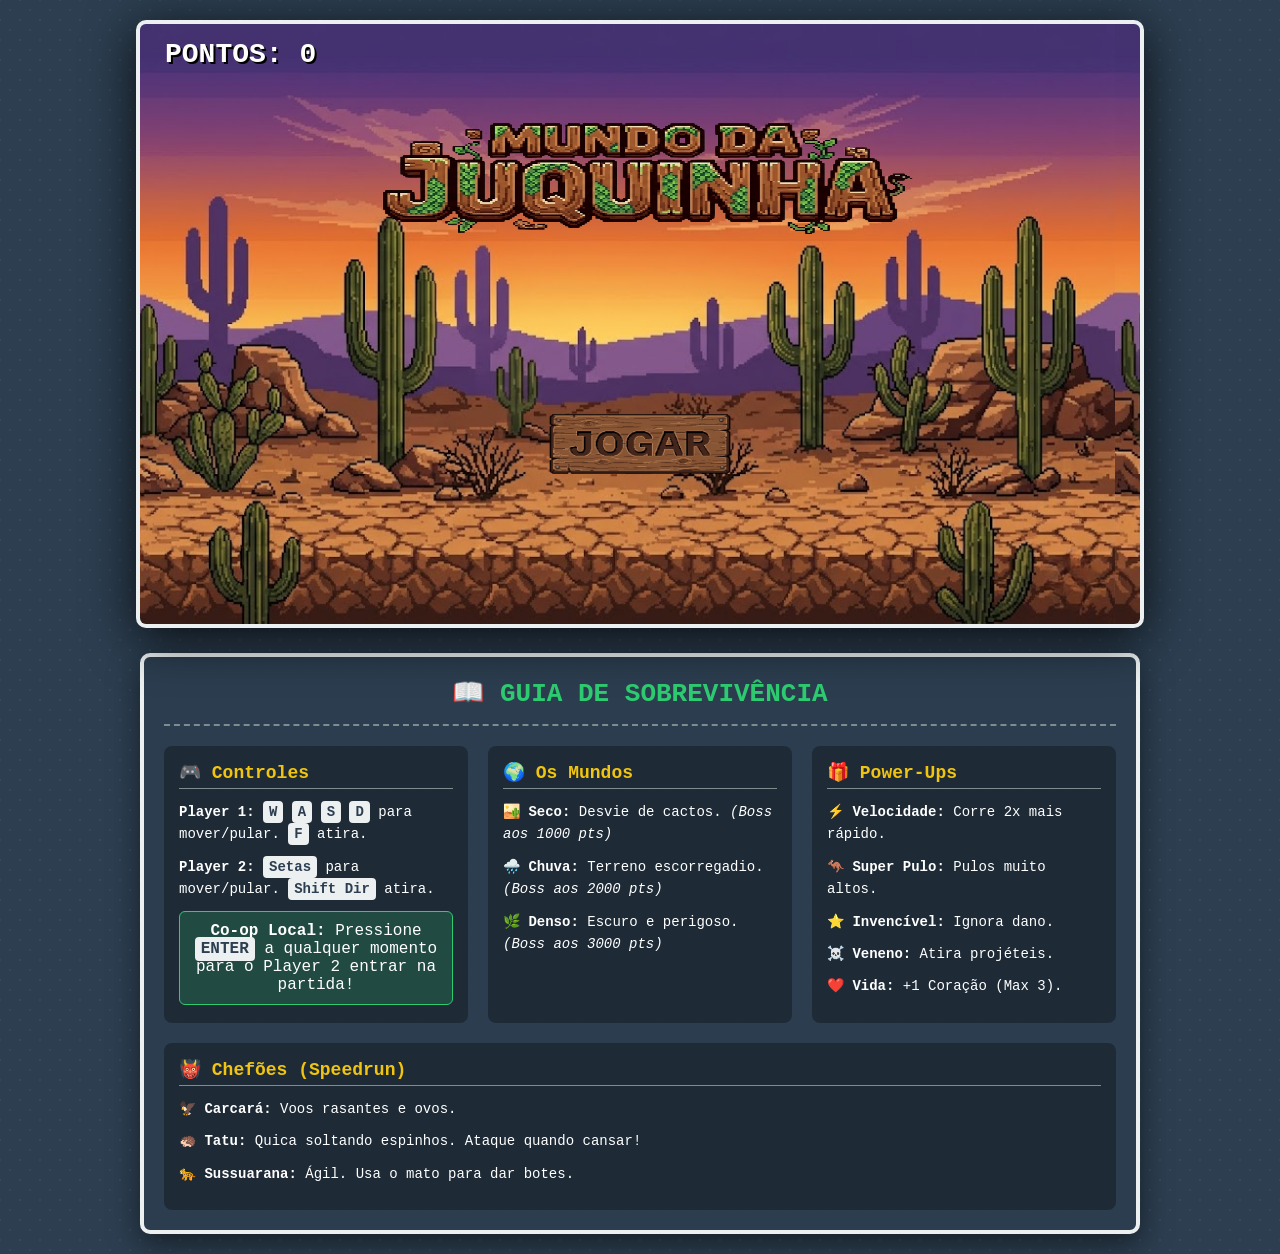
<file: Game_Juquinha/index.html>
<!DOCTYPE html>
<html lang="pt-br">

<head>
    <meta charset="UTF-8">
    <meta name="viewport" content="width=device-width, initial-scale=1.0">
    <title>Mundo da Juquinha - O Desafio do Boss</title>

    <style>
        body {
            background-color: #2c3e50;
            margin: 0;
            display: flex;
            flex-direction: column;
            align-items: center;
            padding: 20px;
            min-height: 100vh;
            color: white;
            font-family: 'Courier New', Courier, monospace;
            box-sizing: border-box;
            background-image: radial-gradient(#34495e 10%, transparent 11%), radial-gradient(#34495e 10%, transparent 11%);
            background-size: 20px 20px;
            background-position: 0 0, 10px 10px;
        }

        #game-container {
            position: relative;
            box-shadow: 0 10px 50px rgba(0, 0, 0, 0.8);
            border: 4px solid #ecf0f1;
            overflow: hidden;
            width: 1000px;
            height: 600px;
            background-color: #87CEEB;
            border-radius: 10px;
            margin-bottom: 25px;
            flex-shrink: 0;
        }

        canvas {
            display: block;
            image-rendering: pixelated;
        }

        .ui-layer {
            position: absolute;
            top: 0;
            left: 0;
            width: 100%;
            height: 100%;
            display: flex;
            flex-direction: column;
            align-items: center;
            justify-content: center;
            background: rgba(0, 0, 0, 0.7);
            text-align: center;
            z-index: 20;
        }

        .hidden {
            display: none !important;
        }

        h1 {
            font-size: 54px;
            margin-bottom: 10px;
            color: #f1c40f;
            text-shadow: 3px 3px 0 #000;
        }

        p {
            font-size: 20px;
            margin: 5px 0;
        }

        .score-board {
            position: absolute;
            top: 15px;
            left: 25px;
            font-size: 28px;
            font-weight: bold;
            color: #ffffff;
            text-shadow: 2px 2px 0 #000;
            z-index: 10;
        }

        #bossHealthBar {
            position: absolute;
            top: 25px;
            left: 50%;
            transform: translateX(-50%);
            width: 350px;
            height: 25px;
            background: rgba(0, 0, 0, 0.5);
            border: 3px solid #fff;
            z-index: 10;
        }

        #bossHealthFill {
            width: 100%;
            height: 100%;
            background: #e74c3c;
            transition: width 0.3s;
        }

        /* =========================================
           GUIA INFERIOR (ABAIXO DO JOGO)
           ========================================= */
        .bottom-guide {
            width: 1000px;
            /* Mesma largura do Canvas */
            background: rgba(44, 62, 80, 0.95);
            border: 4px solid #ecf0f1;
            border-radius: 10px;
            padding: 20px;
            box-sizing: border-box;
            box-shadow: 0 10px 30px rgba(0, 0, 0, 0.5);
        }

        .bottom-guide h2 {
            text-align: center;
            color: #2ecc71;
            margin: 0 0 20px 0;
            font-size: 26px;
            text-transform: uppercase;
            border-bottom: 2px dashed #7f8c8d;
            padding-bottom: 15px;
        }

        .guide-columns {
            display: flex;
            flex-wrap: wrap;
            gap: 20px;
        }

        .guide-section {
            background: rgba(0, 0, 0, 0.3);
            padding: 15px;
            border-radius: 8px;
            flex: 1;
            min-width: 220px;
        }

        .guide-section h3 {
            color: #f1c40f;
            margin: 0 0 12px 0;
            font-size: 18px;
            border-bottom: 1px solid #7f8c8d;
            padding-bottom: 5px;
        }

        .guide-section ul {
            list-style: none;
            padding: 0;
            margin: 0;
            line-height: 1.6;
        }

        .guide-section li {
            margin-bottom: 10px;
            font-size: 14px;
        }

        .key {
            background: #ecf0f1;
            color: #2c3e50;
            padding: 3px 6px;
            border-radius: 4px;
            font-weight: bold;
        }

        .p2-join {
            background: rgba(46, 204, 113, 0.2);
            border: 1px solid #2ecc71;
            padding: 10px;
            border-radius: 6px;
            text-align: center;
            margin-top: 10px;
        }
    </style>
</head>

<body>

    <!-- JOGO CENTRAL -->
    <div id="game-container">
        <canvas id="gameCanvas" width="1000" height="600"></canvas>

        <div class="score-board" id="scoreDisplay">PONTOS: 0</div>

        <div id="bossHealthBar" class="hidden">
            <div id="bossHealthFill"></div>
        </div>

        <div id="gameOverScreen" class="ui-layer hidden">
            <h1 style="color: #e74c3c;">GAME OVER</h1>
            <p id="finalScore"></p>
            <p style="margin-top: 25px;">Pressione [ESPAÇO] ou [W] para Tentar Novamente</p>
        </div>

        <div id="victoryScreen" class="ui-layer hidden">
            <h1 style="color: #f1c40f;">VITÓRIA!</h1>
            <p>Vocês derrotaram o Predador da Caatinga!</p>
            <p id="victoryScore"></p>
            <p style="color: #2ecc71; margin-top: 25px;">Pressione [ESPAÇO] ou [W] para Jogar Novamente</p>
        </div>
    </div>

    <!-- PAINEL INFERIOR -->
    <div class="bottom-guide">
        <h2>📖 Guia de Sobrevivência</h2>

        <div class="guide-columns">
            <div class="guide-section">
                <h3>🎮 Controles</h3>
                <ul>
                    <li><strong>Player 1:</strong> <span class="key">W</span> <span class="key">A</span> <span
                            class="key">S</span> <span class="key">D</span> para mover/pular. <span class="key">F</span>
                        atira.</li>
                    <li><strong>Player 2:</strong> <span class="key">Setas</span> para mover/pular. <span
                            class="key">Shift Dir</span> atira.</li>
                </ul>
                <div class="p2-join">
                    <strong>Co-op Local:</strong> Pressione <span class="key">ENTER</span> a qualquer momento para o
                    Player 2 entrar na partida!
                </div>
            </div>

            <div class="guide-section">
                <h3>🌍 Os Mundos</h3>
                <ul>
                    <li>🏜️ <strong>Seco:</strong> Desvie de cactos. <em>(Boss aos 1000 pts)</em></li>
                    <li>🌧️ <strong>Chuva:</strong> Terreno escorregadio. <em>(Boss aos 2000 pts)</em></li>
                    <li>🌿 <strong>Denso:</strong> Escuro e perigoso. <em>(Boss aos 3000 pts)</em></li>
                </ul>
            </div>

            <div class="guide-section">
                <h3>🎁 Power-Ups</h3>
                <ul>
                    <li>⚡ <strong>Velocidade:</strong> Corre 2x mais rápido.</li>
                    <li>🦘 <strong>Super Pulo:</strong> Pulos muito altos.</li>
                    <li>⭐ <strong>Invencível:</strong> Ignora dano.</li>
                    <li>☠️ <strong>Veneno:</strong> Atira projéteis.</li>
                    <li>❤️ <strong>Vida:</strong> +1 Coração (Max 3).</li>
                </ul>
            </div>

            <div class="guide-section">
                <h3>👹 Chefões (Speedrun)</h3>
                <ul>
                    <li>🦅 <strong>Carcará:</strong> Voos rasantes e ovos.</li>
                    <li>🦔 <strong>Tatu:</strong> Quica soltando espinhos. Ataque quando cansar!</li>
                    <li>🐆 <strong>Sussuarana:</strong> Ágil. Usa o mato para dar botes.</li>
                </ul>
            </div>
        </div>
    </div>

    <script src="game.js"></script>
</body>

</html>
</file>
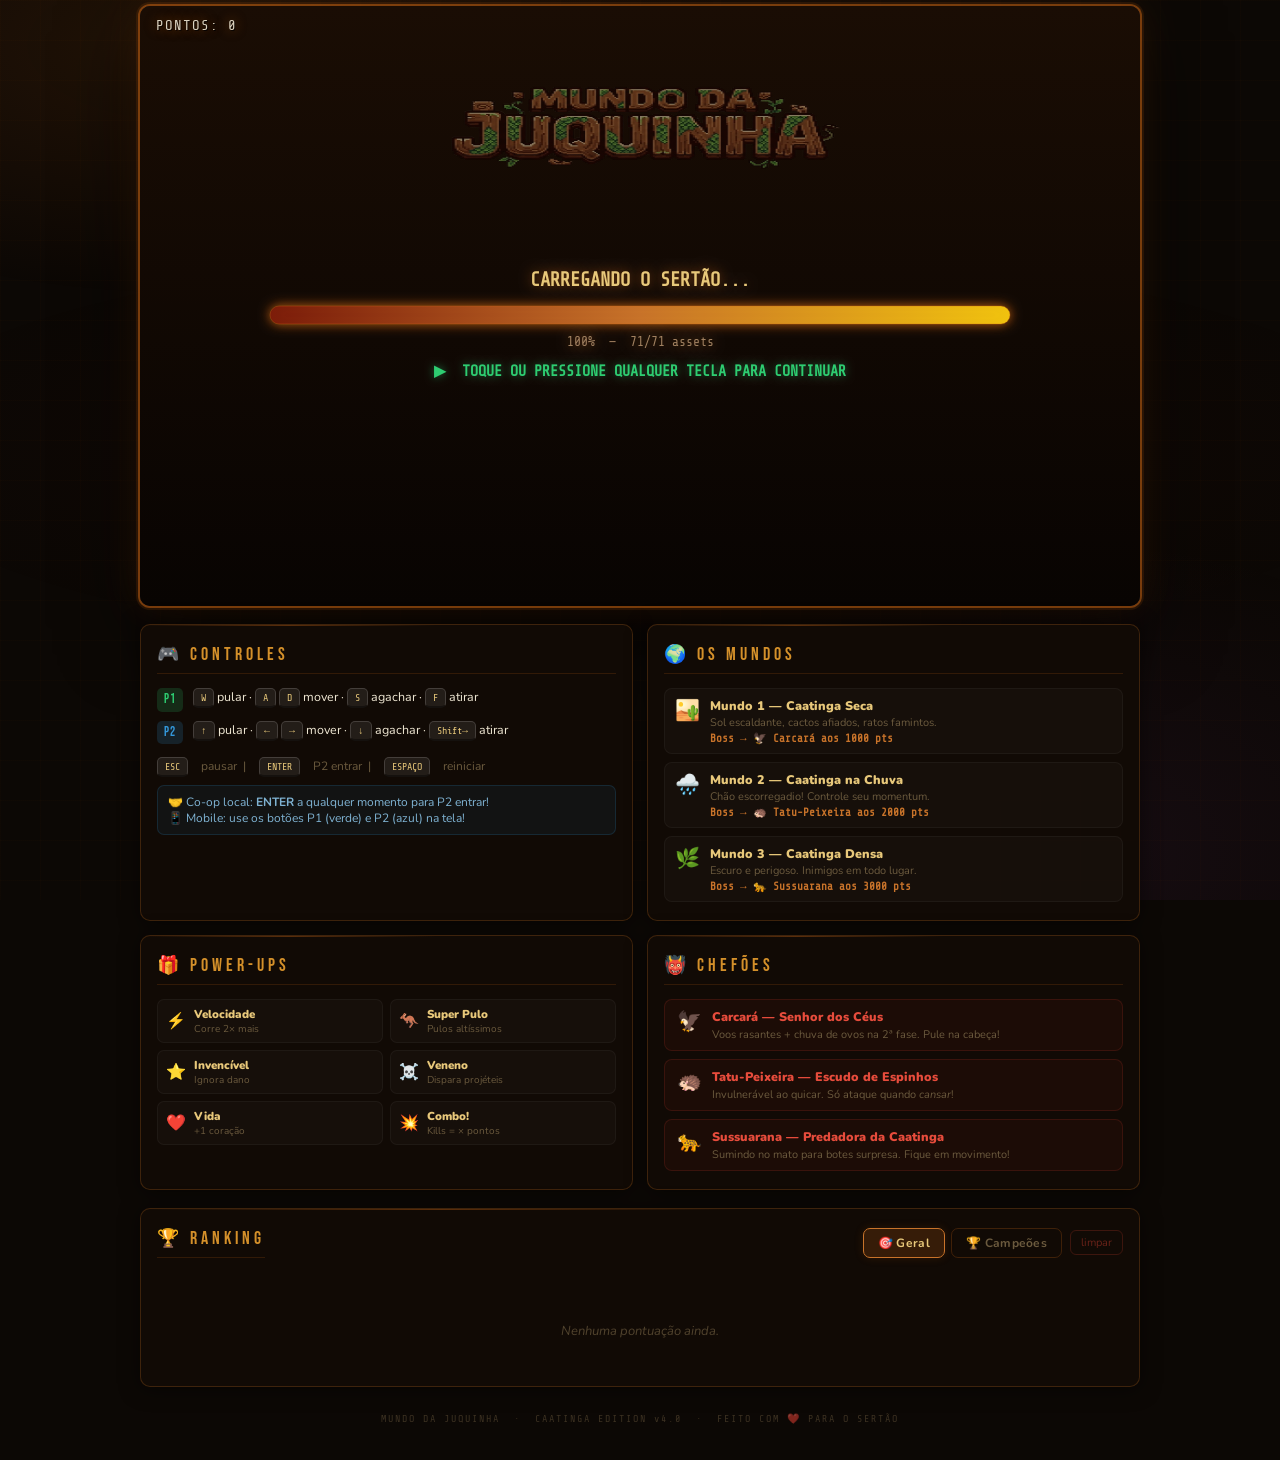
<file: Game_Juquinha_v10/index.html>
<!DOCTYPE html>
<html lang="pt-br">
<head>
  <meta charset="UTF-8">
  <meta name="viewport" content="width=device-width, initial-scale=1.0, maximum-scale=1.0, user-scalable=no">
  <title>Mundo da Juquinha — O Desafio do Boss</title>
  <link rel="stylesheet" href="style.css">
</head>
<body>
<div class="wrapper">

  <!-- ═══ ÁREA DO JOGO ═══ -->
  <div id="game-wrapper">
    <div id="game-container">
      <canvas id="gameCanvas" width="1000" height="600"></canvas>
      <div class="score-board" id="scoreDisplay">PONTOS: 0</div>

      <div id="bossHealthBar" class="hidden">
        <div class="boss-bar-label" id="bossBarLabel">CHEFÃO</div>
        <div class="boss-bar-track"><div id="bossHealthFill"></div></div>
      </div>

      <!-- GAMEOVER -->
      <div id="gameOverScreen" class="ui-layer hidden">
        <h1 style="color:#e74c3c">GAME OVER</h1>
        <p id="finalScore"></p>
        <p class="hint">[ ESPAÇO ] · [ W ] · toque para tentar novamente</p>
      </div>

      <!-- VITÓRIA -->
      <div id="victoryScreen" class="ui-layer hidden">
        <h1 style="color:#f1c40f">VITÓRIA!</h1>
        <p>A Sussuarana foi derrotada!</p>
        <p id="victoryScore"></p>
        <p class="hint">[ ESPAÇO ] · [ W ] · toque para jogar novamente</p>
      </div>

      <!-- MODAL: SALVAR NO RANKING (aparece ao morrer ou vencer) -->
      <div id="rankSaveModal" class="hidden" style="position:absolute;inset:0;z-index:30;display:flex;align-items:center;justify-content:center;background:rgba(0,0,0,0.88);backdrop-filter:blur(4px);">
        <div class="modal-card">
          <span class="modal-icon">🏆</span>
          <h2>ENTRAR NO RANKING?</h2>
          <p class="modal-sub" id="rankSaveDesc">Registre sua pontuação!</p>
          <input id="rankSaveInput" type="text" maxlength="12" placeholder="SEU NOME" autocomplete="off" spellcheck="false" style="width:100%;background:rgba(255,255,255,0.06);border:1px solid rgba(200,100,20,0.4);border-radius:8px;color:#e8c87a;font-family:'Bebas Neue',sans-serif;font-size:26px;letter-spacing:3px;text-align:center;padding:10px;outline:none;margin-bottom:14px;">
          <button class="btn-primary" id="rankSaveBtn">SALVAR E CONTINUAR</button>
          <button class="btn-skip" id="rankSkipBtn">Pular — só reiniciar</button>
        </div>
      </div>

      <!-- CONTROLES MOBILE -->
      <div id="mobileControls">
        <!-- P1 -->
        <span id="mc-p1-label">P1</span>
        <div class="mc-btn mc-p1" id="mc-p1-left">◀</div>
        <div class="mc-btn mc-p1" id="mc-p1-right">▶</div>
        <div class="mc-btn mc-p1" id="mc-p1-down" style="font-size:14px">▼</div>
        <div class="mc-btn mc-p1" id="mc-p1-jump" style="font-size:24px;background:rgba(39,174,96,0.2);border-color:rgba(39,174,96,0.5)">A</div>
        <div class="mc-btn mc-p1" id="mc-p1-shoot" style="background:rgba(142,68,173,0.2);border-color:rgba(142,68,173,0.5);font-size:14px">B☠</div>

        <!-- P2 -->
        <span id="mc-p2-label" style="display:none">P2</span>
        <div class="mc-btn mc-p2" id="mc-p2-left" style="display:none">◀</div>
        <div class="mc-btn mc-p2" id="mc-p2-right" style="display:none">▶</div>
        <div class="mc-btn mc-p2" id="mc-p2-jump" style="display:none">A</div>
        <div class="mc-btn mc-p2" id="mc-p2-shoot" style="display:none;font-size:14px">B☠</div>

        <!-- Utilitários -->
        <div class="mc-btn mc-action" id="mc-p2-join">+ P2</div>
        <div class="mc-btn mc-action" id="mc-pause">⏸</div>
      </div>

    </div><!-- /#game-container -->
  </div><!-- /#game-wrapper -->

  <!-- ═══ PAINÉIS INFORMATIVOS ═══ -->
  <div class="panels-row">

    <div class="panel">
      <div class="panel-title">🎮 Controles</div>
      <div class="ctrl-list">
        <div class="ctrl-row">
          <span class="player-badge p1-badge">P1</span>
          <span><span class="kbd">W</span> pular · <span class="kbd">A</span> <span class="kbd">D</span> mover · <span class="kbd">S</span> agachar · <span class="kbd">F</span> atirar</span>
        </div>
        <div class="ctrl-row">
          <span class="player-badge p2-badge">P2</span>
          <span><span class="kbd">↑</span> pular · <span class="kbd">←</span> <span class="kbd">→</span> mover · <span class="kbd">↓</span> agachar · <span class="kbd">Shift→</span> atirar</span>
        </div>
        <div class="ctrl-row" style="margin-top:4px; font-size:12px; color:var(--c-cinza)">
          <span class="kbd">ESC</span>&nbsp;pausar &nbsp;|&nbsp; <span class="kbd">ENTER</span>&nbsp;P2 entrar &nbsp;|&nbsp; <span class="kbd">ESPAÇO</span>&nbsp;reiniciar
        </div>
      </div>
      <div class="ctrl-note">
        🤝 Co-op local: <strong>ENTER</strong> a qualquer momento para P2 entrar!<br>
        📱 Mobile: use os botões P1 (verde) e P2 (azul) na tela!
      </div>
    </div>

    <div class="panel">
      <div class="panel-title">🌍 Os Mundos</div>
      <div class="world-list">
        <div class="world-item">
          <div class="world-icon">🏜️</div>
          <div>
            <div class="world-name">Mundo 1 — Caatinga Seca</div>
            <div class="world-desc">Sol escaldante, cactos afiados, ratos famintos.</div>
            <div class="world-pts">Boss → 🦅 Carcará aos 1000 pts</div>
          </div>
        </div>
        <div class="world-item">
          <div class="world-icon">🌧️</div>
          <div>
            <div class="world-name">Mundo 2 — Caatinga na Chuva</div>
            <div class="world-desc">Chão escorregadio! Controle seu momentum.</div>
            <div class="world-pts">Boss → 🦔 Tatu-Peixeira aos 2000 pts</div>
          </div>
        </div>
        <div class="world-item">
          <div class="world-icon">🌿</div>
          <div>
            <div class="world-name">Mundo 3 — Caatinga Densa</div>
            <div class="world-desc">Escuro e perigoso. Inimigos em todo lugar.</div>
            <div class="world-pts">Boss → 🐆 Sussuarana aos 3000 pts</div>
          </div>
        </div>
      </div>
    </div>

    <div class="panel">
      <div class="panel-title">🎁 Power-Ups</div>
      <div class="pw-grid">
        <div class="pw-item"><span>⚡</span><div><div class="pw-name">Velocidade</div><div class="pw-desc">Corre 2× mais</div></div></div>
        <div class="pw-item"><span>🦘</span><div><div class="pw-name">Super Pulo</div><div class="pw-desc">Pulos altíssimos</div></div></div>
        <div class="pw-item"><span>⭐</span><div><div class="pw-name">Invencível</div><div class="pw-desc">Ignora dano</div></div></div>
        <div class="pw-item"><span>☠️</span><div><div class="pw-name">Veneno</div><div class="pw-desc">Dispara projéteis</div></div></div>
        <div class="pw-item"><span>❤️</span><div><div class="pw-name">Vida</div><div class="pw-desc">+1 coração</div></div></div>
        <div class="pw-item"><span>💥</span><div><div class="pw-name">Combo!</div><div class="pw-desc">Kills = × pontos</div></div></div>
      </div>
    </div>

    <div class="panel">
      <div class="panel-title">👹 Chefões</div>
      <div class="boss-list">
        <div class="boss-item">
          <span style="font-size:20px">🦅</span>
          <div><div class="boss-name">Carcará — Senhor dos Céus</div><div class="boss-tip">Voos rasantes + chuva de ovos na 2ª fase. Pule na cabeça!</div></div>
        </div>
        <div class="boss-item">
          <span style="font-size:20px">🦔</span>
          <div><div class="boss-name">Tatu-Peixeira — Escudo de Espinhos</div><div class="boss-tip">Invulnerável ao quicar. Só ataque quando <em>cansar</em>!</div></div>
        </div>
        <div class="boss-item">
          <span style="font-size:20px">🐆</span>
          <div><div class="boss-name">Sussuarana — Predadora da Caatinga</div><div class="boss-tip">Sumindo no mato para botes surpresa. Fique em movimento!</div></div>
        </div>
      </div>
    </div>

  </div>

  <!-- ═══ RANKING ═══ -->
  <div class="panel panel-full">
    <div class="rank-header">
      <div class="panel-title" style="margin-bottom:0">🏆 Ranking</div>
      <div style="display:flex;gap:8px;align-items:center">
        <div class="rank-tabs">
          <button class="rank-tab active" onclick="showRankTab('all',this)">🎯 Geral</button>
          <button class="rank-tab" onclick="showRankTab('champions',this)">🏆 Campeões</button>
        </div>
        <button class="btn-clear" onclick="clearRankings()">limpar</button>
      </div>
    </div>
    <br>
    <div id="rankTableContainer">
      <p class="rank-empty">Nenhuma pontuação ainda. Jogue e entre para o ranking!</p>
    </div>
  </div>

  <footer class="site-footer">
    MUNDO DA JUQUINHA &nbsp;·&nbsp; CAATINGA EDITION v4.0 &nbsp;·&nbsp; FEITO COM ❤️ PARA O SERTÃO
  </footer>

</div><!-- /.wrapper -->

<script>
// ── SCALING MOBILE ─────────────────────────────────────────
(function scaleGame() {
  function apply() {
    const wrapper = document.getElementById('game-wrapper');
    const container = document.getElementById('game-container');
    const vw = wrapper.clientWidth;
    if (vw < 1000) {
      const s = vw / 1000;
      container.style.transform = `scale(${s})`;
      wrapper.style.height = (600 * s) + 'px';
    } else {
      container.style.transform = 'scale(1)';
      wrapper.style.height = '600px';
    }
  }
  window.addEventListener('resize', apply);
  apply();
})();

// ── RANKING HTML ───────────────────────────────────────────
let currentRankTab = 'all';

function loadRankings() {
  try { return JSON.parse(localStorage.getItem('juquinha_v4_rankings') || '[]'); } catch(e) { return []; }
}
function saveRankingEntry(name, score, time, won) {
  const data = loadRankings();
  data.push({ name:(name||'ANÔNIMO').toUpperCase().slice(0,12), score, time, won, date: new Date().toLocaleDateString('pt-BR') });
  data.sort((a,b) => b.score - a.score);
  while(data.length > 60) data.pop();
  localStorage.setItem('juquinha_v4_rankings', JSON.stringify(data));
  renderRankings();
}
function clearRankings() {
  if(confirm('Apagar todo o ranking?')) { localStorage.removeItem('juquinha_v4_rankings'); renderRankings(); }
}
function showRankTab(tab, btn) {
  currentRankTab = tab;
  document.querySelectorAll('.rank-tab').forEach(b => b.classList.remove('active'));
  btn.classList.add('active');
  renderRankings();
}
function renderRankings() {
  const all = loadRankings();
  const data = currentRankTab === 'champions' ? all.filter(r => r.won) : all;
  const container = document.getElementById('rankTableContainer');
  if(!data.length) {
    container.innerHTML = `<p class="rank-empty">${currentRankTab==='champions'?'Ninguém zerou ainda. Você será o primeiro?':'Nenhuma pontuação ainda.'}</p>`;
    return;
  }
  const pc = i => i===0?'gold':i===1?'silver':i===2?'bronze':'';
  const ft = s => `${String(Math.floor(s/60)).padStart(2,'0')}:${String(s%60).padStart(2,'0')}`;
  container.innerHTML = `<table class="rank-table"><thead><tr>
    <th>#</th><th>Nome</th><th>Pontos</th><th>Tempo</th><th>Data</th><th></th>
  </tr></thead><tbody>${data.slice(0,20).map((r,i)=>`
    <tr>
      <td class="rank-pos ${pc(i)}">${i+1}</td>
      <td class="rank-name">${r.name}</td>
      <td class="rank-score">${r.score.toLocaleString('pt-BR')}</td>
      <td class="rank-time">${ft(r.time)}</td>
      <td class="rank-time">${r.date||''}</td>
      <td class="rank-badge">${r.won?'🏆':''}</td>
    </tr>`).join('')}</tbody></table>`;
}
window.saveRankingEntry = saveRankingEntry;
renderRankings();

// ── RANK SAVE MODAL ────────────────────────────────────────
function closeRankModal() {
  document.getElementById('rankSaveModal').classList.add('hidden');
}

document.getElementById('rankSaveBtn').addEventListener('click', function() {
  const name = (document.getElementById('rankSaveInput').value.trim() || 'ANÔNIMO').toUpperCase().slice(0,12);
  // Salva com os dados capturados no momento da morte (não após reset)
  if (window._pendingRank) {
    saveRankingEntry(name, window._pendingRank.score, window._pendingRank.time, window._pendingRank.won);
    window._pendingRank = null;
  }
  closeRankModal();
});

document.getElementById('rankSkipBtn').addEventListener('click', function() {
  window._pendingRank = null;
  closeRankModal();
});

document.getElementById('rankSaveInput').addEventListener('keydown', e => {
  if (e.key === 'Enter') document.getElementById('rankSaveBtn').click();
});
</script>

<script src="game.js"></script>
</body>
</html>
</file>
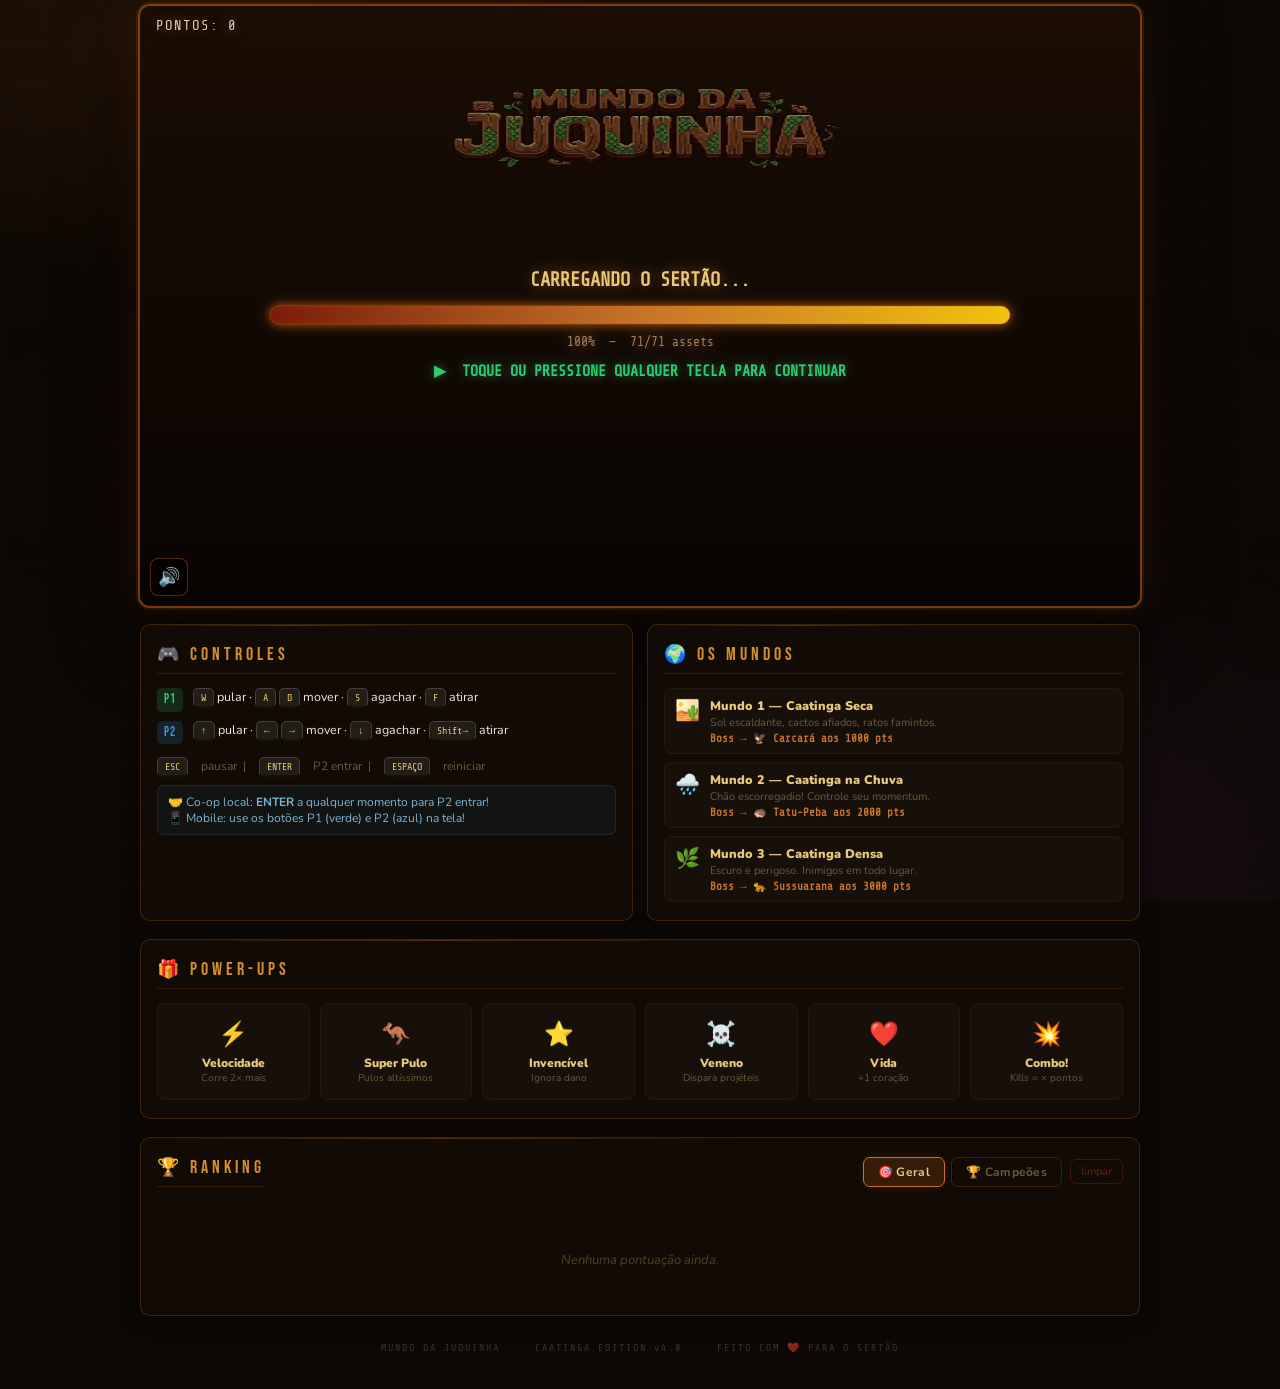
<file: Game_Juquinha_v15/index.html>
<!DOCTYPE html>
<html lang="pt-br">
<head>
  <meta charset="UTF-8">
  <meta name="viewport" content="width=device-width, initial-scale=1.0, maximum-scale=1.0, user-scalable=no">
  <title>Mundo da Juquinha — O Desafio do Boss</title>
  <link rel="stylesheet" href="style.css">
</head>
<body>
<div class="wrapper">

  <!-- ═══ ÁREA DO JOGO ═══ -->
  <div id="game-wrapper">
    <div id="game-container">
      <canvas id="gameCanvas" width="1000" height="600"></canvas>
      <div class="score-board" id="scoreDisplay">PONTOS: 0</div>

      <!-- Botão mute — canto inferior esquerdo -->
      <button id="muteBtn" title="Ligar/Desligar música" style="
        position:absolute; bottom:10px; left:10px; z-index:12;
        background:rgba(0,0,0,0.45); border:1px solid rgba(200,100,20,0.4);
        border-radius:8px; color:#e8c87a; font-size:18px;
        width:38px; height:38px; cursor:pointer; line-height:1;
        transition:background 0.15s, transform 0.1s;
        display:flex; align-items:center; justify-content:center;
      ">🔊</button>

      <div id="bossHealthBar" class="hidden">
        <div class="boss-bar-label" id="bossBarLabel">CHEFÃO</div>
        <div class="boss-bar-track"><div id="bossHealthFill"></div></div>
      </div>

      <!-- GAMEOVER -->
      <div id="gameOverScreen" class="ui-layer hidden">
        <h1 style="color:#e74c3c">GAME OVER</h1>
        <p id="finalScore"></p>
        <p class="hint">[ ESPAÇO ] · [ W ] · toque para tentar novamente</p>
      </div>

      <!-- VITÓRIA -->
      <div id="victoryScreen" class="ui-layer hidden">
        <h1 style="color:#f1c40f">VITÓRIA!</h1>
        <p>A Sussuarana foi derrotada!</p>
        <p id="victoryScore"></p>
        <p class="hint">[ ESPAÇO ] · [ W ] · toque para jogar novamente</p>
      </div>

      <!-- MODAL: SALVAR NO RANKING (aparece ao morrer ou vencer) -->
      <div id="rankSaveModal" class="hidden" style="position:absolute;inset:0;z-index:30;display:flex;align-items:center;justify-content:center;background:rgba(0,0,0,0.88);backdrop-filter:blur(4px);">
        <div class="modal-card">
          <span class="modal-icon">🏆</span>
          <h2>ENTRAR NO RANKING?</h2>
          <p class="modal-sub" id="rankSaveDesc">Registre sua pontuação!</p>
          <input id="rankSaveInput" type="text" maxlength="12" placeholder="SEU NOME" autocomplete="off" spellcheck="false" style="width:100%;background:rgba(255,255,255,0.06);border:1px solid rgba(200,100,20,0.4);border-radius:8px;color:#e8c87a;font-family:'Bebas Neue',sans-serif;font-size:26px;letter-spacing:3px;text-align:center;padding:10px;outline:none;margin-bottom:14px;">
          <button class="btn-primary" id="rankSaveBtn">SALVAR E CONTINUAR</button>
          <button class="btn-skip" id="rankSkipBtn">Pular — só reiniciar</button>
        </div>
      </div>

      <!-- CONTROLES MOBILE -->
      <div id="mobileControls">
        <!-- P1 -->
        <span id="mc-p1-label">P1</span>
        <div class="mc-btn mc-p1" id="mc-p1-left">◀</div>
        <div class="mc-btn mc-p1" id="mc-p1-right">▶</div>
        <div class="mc-btn mc-p1" id="mc-p1-down" style="font-size:14px">▼</div>
        <div class="mc-btn mc-p1" id="mc-p1-jump" style="font-size:24px;background:rgba(39,174,96,0.2);border-color:rgba(39,174,96,0.5)">A</div>
        <div class="mc-btn mc-p1" id="mc-p1-shoot" style="background:rgba(142,68,173,0.2);border-color:rgba(142,68,173,0.5);font-size:14px">B☠</div>

        <!-- P2 -->
        <span id="mc-p2-label" style="display:none">P2</span>
        <div class="mc-btn mc-p2" id="mc-p2-left" style="display:none">◀</div>
        <div class="mc-btn mc-p2" id="mc-p2-right" style="display:none">▶</div>
        <div class="mc-btn mc-p2" id="mc-p2-jump" style="display:none">A</div>
        <div class="mc-btn mc-p2" id="mc-p2-shoot" style="display:none;font-size:14px">B☠</div>

        <!-- Utilitários -->
        <div class="mc-btn mc-action" id="mc-p2-join">+ P2</div>
        <div class="mc-btn mc-action" id="mc-pause">⏸</div>
      </div>

    </div><!-- /#game-container -->
  </div><!-- /#game-wrapper -->

  <!-- ═══ PAINÉIS INFORMATIVOS ═══ -->
  <div class="panels-row">

    <div class="panel">
      <div class="panel-title">🎮 Controles</div>
      <div class="ctrl-list">
        <div class="ctrl-row">
          <span class="player-badge p1-badge">P1</span>
          <span><span class="kbd">W</span> pular · <span class="kbd">A</span> <span class="kbd">D</span> mover · <span class="kbd">S</span> agachar · <span class="kbd">F</span> atirar</span>
        </div>
        <div class="ctrl-row">
          <span class="player-badge p2-badge">P2</span>
          <span><span class="kbd">↑</span> pular · <span class="kbd">←</span> <span class="kbd">→</span> mover · <span class="kbd">↓</span> agachar · <span class="kbd">Shift→</span> atirar</span>
        </div>
        <div class="ctrl-row" style="margin-top:4px; font-size:12px; color:var(--c-cinza)">
          <span class="kbd">ESC</span>&nbsp;pausar &nbsp;|&nbsp; <span class="kbd">ENTER</span>&nbsp;P2 entrar &nbsp;|&nbsp; <span class="kbd">ESPAÇO</span>&nbsp;reiniciar
        </div>
      </div>
      <div class="ctrl-note">
        🤝 Co-op local: <strong>ENTER</strong> a qualquer momento para P2 entrar!<br>
        📱 Mobile: use os botões P1 (verde) e P2 (azul) na tela!
      </div>
    </div>

    <div class="panel">
      <div class="panel-title">🌍 Os Mundos</div>
      <div class="world-list">
        <div class="world-item">
          <div class="world-icon">🏜️</div>
          <div>
            <div class="world-name">Mundo 1 — Caatinga Seca</div>
            <div class="world-desc">Sol escaldante, cactos afiados, ratos famintos.</div>
            <div class="world-pts">Boss → 🦅 Carcará aos 1000 pts</div>
          </div>
        </div>
        <div class="world-item">
          <div class="world-icon">🌧️</div>
          <div>
            <div class="world-name">Mundo 2 — Caatinga na Chuva</div>
            <div class="world-desc">Chão escorregadio! Controle seu momentum.</div>
            <div class="world-pts">Boss → 🦔 Tatu-Peba aos 2000 pts</div>
          </div>
        </div>
        <div class="world-item">
          <div class="world-icon">🌿</div>
          <div>
            <div class="world-name">Mundo 3 — Caatinga Densa</div>
            <div class="world-desc">Escuro e perigoso. Inimigos em todo lugar.</div>
            <div class="world-pts">Boss → 🐆 Sussuarana aos 3000 pts</div>
          </div>
        </div>
      </div>
    </div>

  </div>

  <!-- Power-Ups — largura total, centralizado -->
  <div class="panel panel-full">
    <div class="panel-title">🎁 Power-Ups</div>
    <div class="pw-grid">
      <div class="pw-item"><span>⚡</span><div><div class="pw-name">Velocidade</div><div class="pw-desc">Corre 2× mais</div></div></div>
      <div class="pw-item"><span>🦘</span><div><div class="pw-name">Super Pulo</div><div class="pw-desc">Pulos altíssimos</div></div></div>
      <div class="pw-item"><span>⭐</span><div><div class="pw-name">Invencível</div><div class="pw-desc">Ignora dano</div></div></div>
      <div class="pw-item"><span>☠️</span><div><div class="pw-name">Veneno</div><div class="pw-desc">Dispara projéteis</div></div></div>
      <div class="pw-item"><span>❤️</span><div><div class="pw-name">Vida</div><div class="pw-desc">+1 coração</div></div></div>
      <div class="pw-item"><span>💥</span><div><div class="pw-name">Combo!</div><div class="pw-desc">Kills = × pontos</div></div></div>
    </div>
  </div>

  <!-- ═══ RANKING ═══ -->
  <div class="panel panel-full">
    <div class="rank-header">
      <div class="panel-title" style="margin-bottom:0">🏆 Ranking</div>
      <div style="display:flex;gap:8px;align-items:center">
        <div class="rank-tabs">
          <button class="rank-tab active" onclick="showRankTab('all',this)">🎯 Geral</button>
          <button class="rank-tab" onclick="showRankTab('champions',this)">🏆 Campeões</button>
        </div>
        <button class="btn-clear" onclick="clearRankings()">limpar</button>
      </div>
    </div>
    <br>
    <div id="rankTableContainer">
      <p class="rank-empty">Nenhuma pontuação ainda. Jogue e entre para o ranking!</p>
    </div>
  </div>

  <footer class="site-footer">
    MUNDO DA JUQUINHA &nbsp;·&nbsp; CAATINGA EDITION v4.0 &nbsp;·&nbsp; FEITO COM ❤️ PARA O SERTÃO
  </footer>

</div><!-- /.wrapper -->

<script>
// ── SCALING MOBILE ─────────────────────────────────────────
(function scaleGame() {
  function apply() {
    const wrapper = document.getElementById('game-wrapper');
    const container = document.getElementById('game-container');
    const vw = wrapper.clientWidth;
    if (vw < 1000) {
      const s = vw / 1000;
      container.style.transform = `scale(${s})`;
      wrapper.style.height = (600 * s) + 'px';
    } else {
      container.style.transform = 'scale(1)';
      wrapper.style.height = '600px';
    }
  }
  window.addEventListener('resize', apply);
  apply();
})();

// ── RANKING HTML ───────────────────────────────────────────
let currentRankTab = 'all';

function loadRankings() {
  try { return JSON.parse(localStorage.getItem('juquinha_v4_rankings') || '[]'); } catch(e) { return []; }
}
function saveRankingEntry(name, score, time, won) {
  const data = loadRankings();
  data.push({ name:(name||'ANÔNIMO').toUpperCase().slice(0,12), score, time, won, date: new Date().toLocaleDateString('pt-BR') });
  data.sort((a,b) => b.score - a.score);
  while(data.length > 60) data.pop();
  localStorage.setItem('juquinha_v4_rankings', JSON.stringify(data));
  renderRankings();
}
function clearRankings() {
  if(confirm('Apagar todo o ranking?')) { localStorage.removeItem('juquinha_v4_rankings'); renderRankings(); }
}
function showRankTab(tab, btn) {
  currentRankTab = tab;
  document.querySelectorAll('.rank-tab').forEach(b => b.classList.remove('active'));
  btn.classList.add('active');
  renderRankings();
}
function renderRankings() {
  const all = loadRankings();
  const data = currentRankTab === 'champions' ? all.filter(r => r.won) : all;
  const container = document.getElementById('rankTableContainer');
  if(!data.length) {
    container.innerHTML = `<p class="rank-empty">${currentRankTab==='champions'?'Ninguém zerou ainda. Você será o primeiro?':'Nenhuma pontuação ainda.'}</p>`;
    return;
  }
  const pc = i => i===0?'gold':i===1?'silver':i===2?'bronze':'';
  const ft = s => `${String(Math.floor(s/60)).padStart(2,'0')}:${String(s%60).padStart(2,'0')}`;
  container.innerHTML = `<table class="rank-table"><thead><tr>
    <th>#</th><th>Nome</th><th>Pontos</th><th>Tempo</th><th>Data</th><th></th>
  </tr></thead><tbody>${data.slice(0,20).map((r,i)=>`
    <tr>
      <td class="rank-pos ${pc(i)}">${i+1}</td>
      <td class="rank-name">${r.name}</td>
      <td class="rank-score">${r.score.toLocaleString('pt-BR')}</td>
      <td class="rank-time">${ft(r.time)}</td>
      <td class="rank-time">${r.date||''}</td>
      <td class="rank-badge">${r.won?'🏆':''}</td>
    </tr>`).join('')}</tbody></table>`;
}
window.saveRankingEntry = saveRankingEntry;
renderRankings();

// ── RANK SAVE MODAL ────────────────────────────────────────
function closeRankModal() {
  document.getElementById('rankSaveModal').classList.add('hidden');
}

document.getElementById('rankSaveBtn').addEventListener('click', function() {
  const name = (document.getElementById('rankSaveInput').value.trim() || 'ANÔNIMO').toUpperCase().slice(0,12);
  // Salva com os dados capturados no momento da morte (não após reset)
  if (window._pendingRank) {
    saveRankingEntry(name, window._pendingRank.score, window._pendingRank.time, window._pendingRank.won);
    window._pendingRank = null;
  }
  closeRankModal();
});

document.getElementById('rankSkipBtn').addEventListener('click', function() {
  window._pendingRank = null;
  closeRankModal();
});

document.getElementById('rankSaveInput').addEventListener('keydown', e => {
  if (e.key === 'Enter') document.getElementById('rankSaveBtn').click();
});

// ── BOTÃO MUTE ─────────────────────────────────────────────
let musicMuted = false;
const muteBtn = document.getElementById('muteBtn');
muteBtn.addEventListener('click', () => {
  musicMuted = !musicMuted;
  muteBtn.textContent = musicMuted ? '🔇' : '🔊';
  muteBtn.style.background = musicMuted
    ? 'rgba(192,57,43,0.35)'
    : 'rgba(0,0,0,0.45)';
  // Expõe a flag para o game.js usar
  window._musicMuted = musicMuted;
  if (musicMuted) {
    if (window._stopMusicFn) window._stopMusicFn();
  } else {
    if (window._startMusicFn) window._startMusicFn(window._currentMusicTheme || 'explore');
  }
});
muteBtn.addEventListener('mouseenter', () => { muteBtn.style.transform = 'scale(1.08)'; });
muteBtn.addEventListener('mouseleave', () => { muteBtn.style.transform = 'scale(1)'; });
</script>

<script src="game.js"></script>
</body>
</html>
</file>
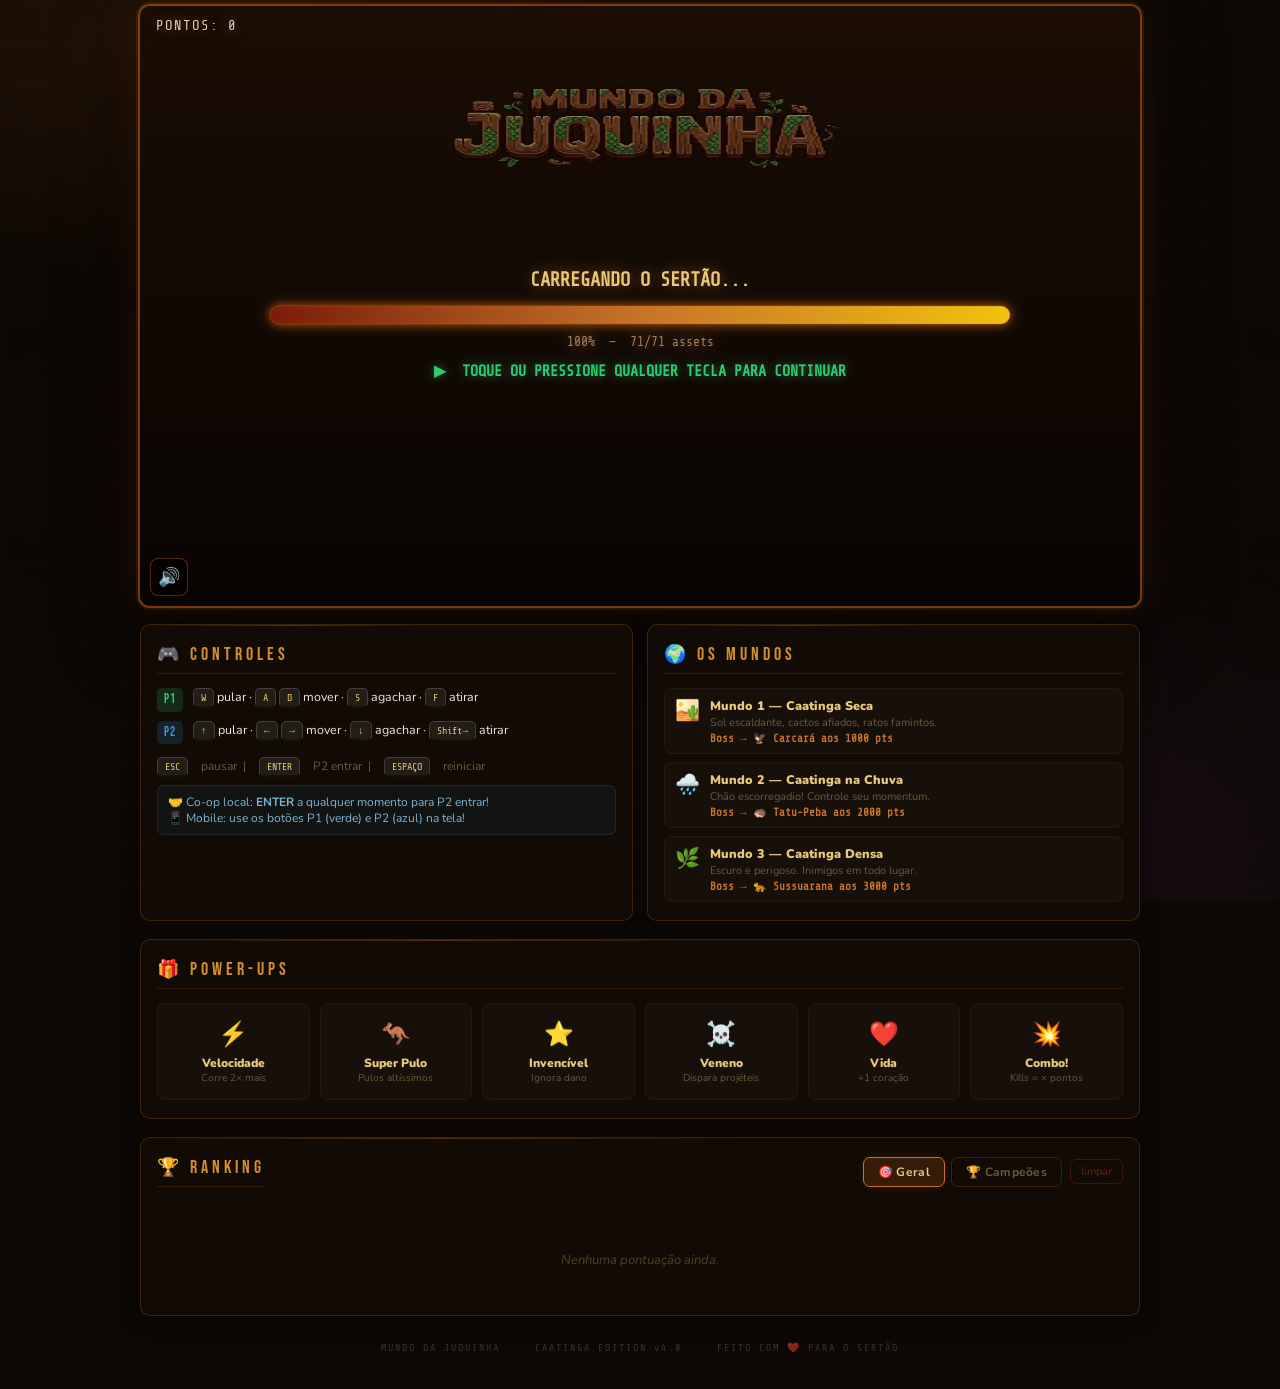
<file: Game_Juquinha_v15_HTML/index.html>
<!DOCTYPE html>
<html lang="pt-br">
<head>
  <meta charset="UTF-8">
  <meta name="viewport" content="width=device-width, initial-scale=1.0, maximum-scale=1.0, user-scalable=no">
  <title>Mundo da Juquinha — O Desafio do Boss</title>
  <style>
/* ═══════════════════════════════════════════════════════
   MUNDO DA JUQUINHA — v4 Style Sheet
   Tema: Caatinga Noturna × Vampire Survivors Energy
═══════════════════════════════════════════════════════ */

@import url('https://fonts.googleapis.com/css2?family=Bebas+Neue&family=Nunito:wght@400;700;900&family=Share+Tech+Mono&display=swap');

/* ── VARIÁVEIS ─────────────────────────────────────── */
:root {
  --c-bg:      #0c0805;
  --c-bg2:     #150f09;
  --c-panel:   rgba(18,11,6,0.96);
  --c-border:  rgba(180,100,30,0.28);
  --c-glow:    rgba(200,100,20,0.18);
  --c-terra:   #c8732a;
  --c-ocre:    #d4902a;
  --c-areia:   #e8c87a;
  --c-cinza:   #6b5a3e;
  --c-branco:  #f0e8d4;
  --c-verde:   #27ae60;
  --c-azul:    #2980b9;
  --c-red:     #c0392b;
  --c-gold:    #f1c40f;
  --c-purple:  #8e44ad;
  --font-head: 'Bebas Neue', 'Arial Narrow', sans-serif;
  --font-body: 'Nunito', 'Segoe UI', sans-serif;
  --font-mono: 'Share Tech Mono', 'Courier New', monospace;
  --radius:    10px;
}

/* ── RESET & BASE ──────────────────────────────────── */
*, *::before, *::after { box-sizing: border-box; margin: 0; padding: 0; }

html { scroll-behavior: smooth; }

body {
  min-height: 100vh;
  font-family: var(--font-body);
  background-color: var(--c-bg);
  color: var(--c-branco);
  overflow-x: hidden;
  -webkit-font-smoothing: antialiased;
}

/* ── FUNDO ATMOSFÉRICO ─────────────────────────────── */
body::before {
  content: '';
  position: fixed; inset: 0; z-index: 0; pointer-events: none;
  background:
    radial-gradient(ellipse 60% 40% at 15% 5%,  rgba(200,100,20,0.12) 0%, transparent 70%),
    radial-gradient(ellipse 50% 50% at 85% 95%, rgba(142,68,173,0.08) 0%, transparent 70%),
    radial-gradient(ellipse 80% 30% at 50% 50%, rgba(192,57,43,0.04) 0%, transparent 80%);
}

/* Textura de grade sutil */
body::after {
  content: '';
  position: fixed; inset: 0; z-index: 0; pointer-events: none;
  background-image:
    linear-gradient(rgba(200,100,20,0.025) 1px, transparent 1px),
    linear-gradient(90deg, rgba(200,100,20,0.025) 1px, transparent 1px);
  background-size: 40px 40px;
}

/* ── LAYOUT WRAPPER ────────────────────────────────── */
.wrapper {
  position: relative; z-index: 1;
  display: flex; flex-direction: column; align-items: center;
  padding: 6px 12px 36px;
  gap: 18px;
}

/* ── HEADER ────────────────────────────────────────── */
.site-header {
  width: 100%; max-width: 1000px;
  text-align: center;
  padding: 8px 0;
}
.site-header .eyebrow {
  font-family: var(--font-mono);
  font-size: 11px; letter-spacing: 5px;
  text-transform: uppercase; color: var(--c-terra);
  opacity: 0.8; margin-bottom: 2px;
}
.site-header .tagline {
  font-size: 10px; letter-spacing: 3px;
  text-transform: uppercase; color: var(--c-cinza); opacity: 0.7;
}

/* ── CONTAINER DO JOGO ─────────────────────────────── */
#game-wrapper {
  position: relative;
  width: 100%; max-width: 1000px;
}

#game-container {
  position: relative;
  width: 1000px; height: 600px;
  background: #0a1a2a;
  border-radius: var(--radius);
  overflow: hidden;
  transform-origin: top left;
  box-shadow:
    0 0 0 2px rgba(200,100,20,0.5),
    0 0 0 4px rgba(200,100,20,0.12),
    0 0 40px rgba(200,100,20,0.15),
    0 24px 80px rgba(0,0,0,0.8);
}

/* Glow animado em torno do jogo */
#game-container::before {
  content: '';
  position: absolute; inset: -4px; z-index: -1; border-radius: 14px;
  background: linear-gradient(135deg, rgba(200,100,20,0.3), rgba(192,57,43,0.15), rgba(142,68,173,0.1));
  filter: blur(8px);
  opacity: 0.6;
  animation: containerGlow 4s ease-in-out infinite alternate;
}
@keyframes containerGlow {
  from { opacity: 0.4; }
  to   { opacity: 0.8; }
}

canvas { display: block; image-rendering: pixelated; }

/* ── SCORE BOARD ───────────────────────────────────── */
.score-board {
  position: absolute; top: 12px; left: 16px;
  font-family: var(--font-mono);
  font-size: 14px; letter-spacing: 1px;
  color: rgba(240,232,212,0.9);
  text-shadow: 0 0 12px rgba(200,100,20,0.6), 1px 1px 0 #000;
  z-index: 10; pointer-events: none;
}

/* ── BOSS HEALTH BAR ───────────────────────────────── */
#bossHealthBar {
  position: absolute; top: 16px; left: 50%; transform: translateX(-50%);
  width: 380px; z-index: 10; pointer-events: none;
}
.boss-bar-label {
  font-family: var(--font-head);
  font-size: 12px; letter-spacing: 3px;
  color: rgba(240,200,100,0.9); text-align: center; margin-bottom: 4px;
  text-shadow: 0 0 8px rgba(192,57,43,0.8);
}
.boss-bar-track {
  height: 14px;
  background: rgba(0,0,0,0.7);
  border: 1px solid rgba(192,57,43,0.5);
  border-radius: 3px; overflow: hidden;
  box-shadow: 0 0 10px rgba(192,57,43,0.3), inset 0 1px 0 rgba(255,255,255,0.05);
}
#bossHealthFill {
  width: 100%; height: 100%;
  background: linear-gradient(90deg, #7b0c0c, #c0392b, #e74c3c);
  transition: width 0.2s ease;
  box-shadow: 0 0 8px rgba(231,76,60,0.6);
}

/* ── HIDDEN ────────────────────────────────────────── */
.hidden { display: none !important; }

/* ── UI OVERLAYS (gameover / victory) ──────────────── */
.ui-layer {
  position: absolute; inset: 0; z-index: 20;
  display: flex; flex-direction: column;
  align-items: center; justify-content: center;
  background: rgba(0,0,0,0.85);
  backdrop-filter: blur(4px);
  text-align: center; padding: 28px;
}
.ui-layer h1 {
  font-family: var(--font-head);
  font-size: 80px; letter-spacing: 6px; line-height: 1;
  margin-bottom: 16px;
  text-shadow: 4px 4px 0 #000, 0 0 40px currentColor;
  animation: titlePulse 2s ease-in-out infinite alternate;
}
@keyframes titlePulse { from { opacity:0.85; } to { opacity:1; } }
.ui-layer p { font-size: 16px; line-height: 1.8; color: var(--c-branco); }
.ui-layer strong { color: var(--c-areia); }
.ui-layer .hint {
  margin-top: 22px; font-family: var(--font-mono);
  font-size: 12px; color: var(--c-areia); opacity: 0.6;
  letter-spacing: 2px; text-transform: uppercase;
}

/* ── MODAL DE NOME (NAME INPUT) ────────────────────── */
.modal-overlay {
  position: absolute; inset: 0; z-index: 30;
  display: flex; flex-direction: column;
  align-items: center; justify-content: center;
  background: rgba(0,0,0,0.92);
  backdrop-filter: blur(6px);
}

.modal-card {
  background: linear-gradient(160deg, rgba(25,14,6,0.98), rgba(18,10,5,0.98));
  border: 1px solid rgba(200,100,20,0.4);
  border-radius: 16px;
  padding: 32px 36px;
  width: 480px; max-width: 90%;
  box-shadow: 0 0 60px rgba(200,100,20,0.2), 0 20px 60px rgba(0,0,0,0.6);
}
.modal-card .modal-icon {
  font-size: 40px; text-align: center; margin-bottom: 8px;
  display: block;
}
.modal-card h2 {
  font-family: var(--font-head);
  font-size: 28px; letter-spacing: 4px; text-align: center;
  color: var(--c-areia); margin-bottom: 4px;
  text-shadow: 0 0 20px rgba(200,100,20,0.5);
}
.modal-card .modal-sub {
  font-size: 12px; text-align: center; color: var(--c-cinza);
  letter-spacing: 2px; text-transform: uppercase;
  margin-bottom: 24px;
}

.player-input-row {
  display: flex; align-items: center; gap: 10px;
  margin-bottom: 14px;
}
.player-color-dot {
  width: 14px; height: 14px; border-radius: 50%; flex-shrink: 0;
}
.player-label {
  font-family: var(--font-head);
  font-size: 16px; letter-spacing: 2px; min-width: 28px;
}
.name-input {
  flex: 1;
  background: rgba(255,255,255,0.06);
  border: 1px solid rgba(200,100,20,0.35);
  border-radius: 8px;
  color: var(--c-areia); font-family: var(--font-head);
  font-size: 22px; letter-spacing: 3px; text-align: center;
  padding: 8px 14px; outline: none;
  transition: border-color 0.2s, box-shadow 0.2s;
}
.name-input:focus {
  border-color: var(--c-terra);
  box-shadow: 0 0 0 3px rgba(200,100,20,0.15);
}
.name-input.optional { opacity: 0.5; font-size: 14px; letter-spacing: 2px; }
.name-input.optional:focus { opacity: 1; }

.modal-note {
  font-size: 11px; color: var(--c-cinza); text-align: center;
  margin-bottom: 20px; opacity: 0.8;
}

.btn-primary {
  width: 100%; padding: 12px;
  background: linear-gradient(135deg, var(--c-terra), var(--c-ocre));
  border: none; border-radius: 10px;
  color: #fff; font-family: var(--font-head);
  font-size: 22px; letter-spacing: 4px;
  cursor: pointer; transition: transform 0.1s, box-shadow 0.2s;
  box-shadow: 0 4px 20px rgba(200,100,20,0.4);
}
.btn-primary:hover { transform: translateY(-1px); box-shadow: 0 6px 24px rgba(200,100,20,0.6); }
.btn-primary:active { transform: translateY(0); }

/* ── MODAL RANKING SAVE ─────────────────────────────── */
#rankSaveModal {
  position: absolute; inset: 0; z-index: 35;
  display: flex; align-items: center; justify-content: center;
  background: rgba(0,0,0,0.88); backdrop-filter: blur(4px);
}
#rankSaveModal .modal-card { width: 380px; }
#rankSaveInput {
  width: 100%;
  background: rgba(255,255,255,0.06);
  border: 1px solid rgba(200,100,20,0.4);
  border-radius: 8px;
  color: var(--c-areia); font-family: var(--font-head);
  font-size: 26px; letter-spacing: 3px; text-align: center;
  padding: 10px; outline: none; margin-bottom: 14px;
}
#rankSaveInput:focus { border-color: var(--c-terra); }
.btn-skip {
  width: 100%; padding: 6px;
  background: none; border: 1px solid rgba(100,80,50,0.3);
  border-radius: 8px; color: var(--c-cinza);
  font-family: var(--font-body); font-size: 12px; cursor: pointer;
  transition: all 0.2s; margin-top: 6px;
}
.btn-skip:hover { border-color: rgba(200,100,20,0.4); color: var(--c-areia); }

/* ── MOBILE CONTROLS ────────────────────────────────── */
#mobileControls {
  display: none;
  position: absolute; inset: 0; z-index: 15;
  pointer-events: none;
}

.mc-btn {
  position: absolute;
  pointer-events: all;
  border-radius: 12px;
  display: flex; align-items: center; justify-content: center;
  font-family: var(--font-head); letter-spacing: 1px;
  user-select: none; -webkit-user-select: none;
  touch-action: none;
  transition: background 0.06s, transform 0.06s;
  backdrop-filter: blur(2px);
}

/* P1 Controls - bottom left */
.mc-p1 {
  background: rgba(39,174,96,0.15);
  border: 2px solid rgba(39,174,96,0.35);
  color: rgba(39,174,96,0.9);
  font-size: 20px;
}
.mc-p1.pressed, .mc-p1:active {
  background: rgba(39,174,96,0.45);
  border-color: rgba(39,174,96,0.8);
  transform: scale(0.93);
}

/* P2 Controls - different color */
.mc-p2 {
  background: rgba(41,128,185,0.15);
  border: 2px solid rgba(41,128,185,0.35);
  color: rgba(41,128,185,0.9);
  font-size: 20px;
}
.mc-p2.pressed, .mc-p2:active {
  background: rgba(41,128,185,0.45);
  border-color: rgba(41,128,185,0.8);
  transform: scale(0.93);
}

/* Utility / action buttons */
.mc-action {
  background: rgba(200,100,20,0.15);
  border: 2px solid rgba(200,100,20,0.35);
  color: rgba(200,150,80,0.9);
  font-size: 18px;
}
.mc-action.pressed, .mc-action:active {
  background: rgba(200,100,20,0.5);
  transform: scale(0.93);
}

/* P1 left side */
#mc-p1-left  { bottom:26px; left:18px;  width:66px; height:66px; }
#mc-p1-right { bottom:26px; left:96px;  width:66px; height:66px; }
#mc-p1-down  { bottom:26px; left:57px;  width:66px; height:50px; border-radius:8px; opacity:0.6; font-size:14px; }

/* P1 right side */
#mc-p1-jump  { bottom:26px; right:18px; width:70px; height:70px; font-size:22px; }
#mc-p1-shoot { bottom:108px; right:18px; width:60px; height:60px; font-size:15px; }

/* P2 controls - above P1 or separate section */
#mc-p2-left  { bottom:120px; left:18px;  width:56px; height:56px; font-size:16px; }
#mc-p2-right { bottom:120px; left:86px;  width:56px; height:56px; font-size:16px; }
#mc-p2-jump  { bottom:120px; right:90px; width:60px; height:60px; }
#mc-p2-shoot { bottom:120px; right:18px; width:60px; height:60px; font-size:14px; }

/* Labels de player no mobile */
#mc-p1-label {
  position:absolute; bottom:108px; left:40px;
  font-family: var(--font-head); font-size:12px; letter-spacing:2px;
  color:rgba(39,174,96,0.6); pointer-events:none;
}
#mc-p2-label {
  position:absolute; bottom:188px; left:40px;
  font-family: var(--font-head); font-size:12px; letter-spacing:2px;
  color:rgba(41,128,185,0.6); pointer-events:none;
}

/* P2 join button */
#mc-p2-join {
  bottom:190px; left:18px; width:130px; height:42px;
  font-size:13px; background:rgba(41,128,185,0.18);
  border: 2px solid rgba(41,128,185,0.4);
  color:rgba(41,128,185,0.9); border-radius:10px;
  pointer-events:all;
}
#mc-p2-join.joined {
  background: rgba(41,128,185,0.3);
  border-color: rgba(41,128,185,0.7);
}

/* Pause */
#mc-pause {
  top:8px; right:8px; width:44px; height:44px; font-size:16px;
  background:rgba(0,0,0,0.4); border:1px solid rgba(255,255,255,0.12);
  border-radius:8px; color:rgba(255,255,255,0.6);
}
#mc-pause.pressed { background:rgba(200,100,20,0.4); }

/* ── SCALING RESPONSIVO ─────────────────────────────── */
@media (max-width: 1040px) {
  #game-container { transform-origin: top left; }
  #mobileControls { display: block; }
}

/* ── PAINÉIS INFORMATIVOS ───────────────────────────── */
.panels-row {
  width: 100%; max-width: 1000px;
  display: grid;
  grid-template-columns: 1fr 1fr;
  gap: 14px;
}
@media (max-width: 700px) {
  .panels-row { grid-template-columns: 1fr; }
}

.panel {
  background: var(--c-panel);
  border: 1px solid var(--c-border);
  border-radius: var(--radius);
  padding: 18px 16px;
  box-shadow: 0 2px 20px rgba(0,0,0,0.5);
  position: relative; overflow: hidden;
}

/* Glow sutil no canto do painel */
.panel::before {
  content: '';
  position: absolute; top: 0; left: 0;
  width: 60%; height: 1px;
  background: linear-gradient(90deg, transparent, rgba(200,100,20,0.4), transparent);
}

.panel-full {
  width: 100%; max-width: 1000px;
}

.panel-title {
  font-family: var(--font-head);
  font-size: 18px; letter-spacing: 4px;
  color: var(--c-ocre); margin-bottom: 14px;
  padding-bottom: 8px;
  border-bottom: 1px solid rgba(200,100,20,0.18);
  display: flex; align-items: center; gap: 8px;
  text-transform: uppercase;
}

/* ── CONTROLES GUIDE ────────────────────────────────── */
.ctrl-list { display: flex; flex-direction: column; gap: 9px; }
.ctrl-row {
  display: flex; align-items: flex-start; gap: 10px;
  font-size: 12.5px; line-height: 1.5;
}
.player-badge {
  font-family: var(--font-head);
  font-size: 13px; letter-spacing: 1px;
  padding: 2px 7px; border-radius: 5px; flex-shrink: 0;
}
.p1-badge { background: rgba(39,174,96,0.2);  color: #2ecc71; }
.p2-badge { background: rgba(41,128,185,0.2); color: #3498db; }

.kbd {
  display: inline-flex; align-items: center; justify-content: center;
  background: rgba(255,255,255,0.08); border: 1px solid rgba(255,255,255,0.15);
  border-bottom: 2px solid rgba(0,0,0,0.4);
  border-radius: 5px; padding: 1px 7px;
  font-family: var(--font-mono); font-size: 10px;
  color: var(--c-areia); white-space: nowrap;
}
.ctrl-note {
  margin-top: 8px;
  background: rgba(41,128,185,0.08); border: 1px solid rgba(41,128,185,0.2);
  border-radius: 7px; padding: 8px 10px; font-size: 12px; color: #7fb3d3;
}

/* ── WORLD LIST ─────────────────────────────────────── */
.world-list { display: flex; flex-direction: column; gap: 8px; }
.world-item {
  display: flex; align-items: flex-start; gap: 10px;
  background: rgba(255,255,255,0.025); border-radius: 8px; padding: 8px 10px;
  border: 1px solid rgba(255,255,255,0.04);
}
.world-icon { font-size: 20px; flex-shrink: 0; }
.world-name { font-weight: 900; font-size: 12.5px; color: var(--c-areia); }
.world-desc { font-size: 11px; color: var(--c-cinza); margin-top: 1px; }
.world-pts  { font-size: 11px; color: var(--c-terra); font-weight: 700; margin-top: 2px; font-family: var(--font-mono); }

/* ── POWER-UPS GRID ─────────────────────────────────── */
.pw-grid {
  display: grid;
  grid-template-columns: repeat(6, 1fr);
  gap: 10px;
}
@media (max-width: 700px) {
  .pw-grid { grid-template-columns: repeat(3, 1fr); }
}
.pw-item {
  display: flex; align-items: center; justify-content: center;
  flex-direction: column; gap: 5px;
  background: rgba(255,255,255,0.025); border-radius: 8px;
  padding: 14px 8px;
  border: 1px solid rgba(255,255,255,0.04);
  text-align: center;
}
.pw-item span { font-size: 24px; }
.pw-name { font-size: 12px; font-weight: 900; color: var(--c-areia); text-align: center; }
.pw-desc { font-size: 10px; color: var(--c-cinza); text-align: center; }

/* ── BOSS LIST ──────────────────────────────────────── */
.boss-list { display: flex; flex-direction: column; gap: 8px; }
.boss-item {
  background: rgba(192,57,43,0.06);
  border: 1px solid rgba(192,57,43,0.18);
  border-radius: 8px; padding: 8px 12px;
  display: flex; align-items: flex-start; gap: 10px;
}
.boss-name { font-weight: 900; font-size: 12.5px; color: #e74c3c; }
.boss-tip  { font-size: 11px; color: var(--c-cinza); margin-top: 2px; }

/* ── RANKING ────────────────────────────────────────── */
.rank-header {
  display: flex; align-items: center; justify-content: space-between;
  margin-bottom: 14px;
}
.rank-tabs { display: flex; gap: 6px; }
.rank-tab {
  padding: 6px 14px;
  border: 1px solid rgba(200,100,20,0.25);
  border-radius: 7px; background: transparent;
  color: var(--c-cinza); font-family: var(--font-body);
  font-size: 12px; font-weight: 700; cursor: pointer;
  transition: all 0.2s; letter-spacing: 0.3px;
}
.rank-tab.active {
  background: rgba(200,100,20,0.2);
  border-color: var(--c-terra); color: var(--c-areia);
  box-shadow: 0 0 10px rgba(200,100,20,0.15);
}
.rank-tab:hover:not(.active) { border-color: rgba(200,100,20,0.4); color: var(--c-branco); }

.btn-clear {
  background: none; border: 1px solid rgba(192,57,43,0.25);
  border-radius: 6px; color: rgba(192,57,43,0.5);
  font-size: 11px; padding: 4px 10px; cursor: pointer;
  font-family: var(--font-body); transition: all 0.2s;
}
.btn-clear:hover { border-color: var(--c-red); color: var(--c-red); }

.rank-table { width: 100%; border-collapse: collapse; }
.rank-table th {
  font-family: var(--font-head); font-size: 12px; letter-spacing: 3px;
  color: var(--c-ocre); padding: 6px 8px; text-align: left;
  border-bottom: 1px solid rgba(200,100,20,0.18); text-transform: uppercase;
}
.rank-table td {
  padding: 7px 8px; font-size: 13px;
  border-bottom: 1px solid rgba(255,255,255,0.04);
  vertical-align: middle;
}
.rank-table tbody tr:hover td { background: rgba(200,100,20,0.05); }
.rank-pos { font-family: var(--font-head); font-size: 17px; color: var(--c-cinza); width: 32px; }
.rank-pos.gold   { color: #f1c40f; text-shadow: 0 0 10px rgba(241,196,15,0.5); }
.rank-pos.silver { color: #bdc3c7; }
.rank-pos.bronze { color: #cd7f32; }
.rank-name  { font-weight: 900; color: var(--c-branco); }
.rank-score { font-family: var(--font-head); font-size: 18px; color: var(--c-areia); }
.rank-time  { font-family: var(--font-mono); font-size: 11px; color: var(--c-cinza); }
.rank-badge { font-size: 15px; }
.rank-empty {
  text-align: center; padding: 28px;
  color: var(--c-cinza); font-size: 13px; font-style: italic; opacity: 0.7;
}

/* ── FOOTER ─────────────────────────────────────────── */
.site-footer {
  width: 100%; max-width: 1000px;
  text-align: center;
  font-family: var(--font-mono);
  font-size: 10px; color: rgba(107,90,62,0.5);
  letter-spacing: 2px; padding-top: 8px;
}

  </style>
</head>
<body>
<div class="wrapper">

  <!-- ═══ ÁREA DO JOGO ═══ -->
  <div id="game-wrapper">
    <div id="game-container">
      <canvas id="gameCanvas" width="1000" height="600"></canvas>
      <div class="score-board" id="scoreDisplay">PONTOS: 0</div>

      <!-- Botão mute — canto inferior esquerdo -->
      <button id="muteBtn" title="Ligar/Desligar música" style="
        position:absolute; bottom:10px; left:10px; z-index:12;
        background:rgba(0,0,0,0.45); border:1px solid rgba(200,100,20,0.4);
        border-radius:8px; color:#e8c87a; font-size:18px;
        width:38px; height:38px; cursor:pointer; line-height:1;
        transition:background 0.15s, transform 0.1s;
        display:flex; align-items:center; justify-content:center;
      ">🔊</button>

      <div id="bossHealthBar" class="hidden">
        <div class="boss-bar-label" id="bossBarLabel">CHEFÃO</div>
        <div class="boss-bar-track"><div id="bossHealthFill"></div></div>
      </div>

      <!-- GAMEOVER -->
      <div id="gameOverScreen" class="ui-layer hidden">
        <h1 style="color:#e74c3c">GAME OVER</h1>
        <p id="finalScore"></p>
        <p class="hint">[ ESPAÇO ] · [ W ] · toque para tentar novamente</p>
      </div>

      <!-- VITÓRIA -->
      <div id="victoryScreen" class="ui-layer hidden">
        <h1 style="color:#f1c40f">VITÓRIA!</h1>
        <p>A Sussuarana foi derrotada!</p>
        <p id="victoryScore"></p>
        <p class="hint">[ ESPAÇO ] · [ W ] · toque para jogar novamente</p>
      </div>

      <!-- MODAL: SALVAR NO RANKING (aparece ao morrer ou vencer) -->
      <div id="rankSaveModal" class="hidden" style="position:absolute;inset:0;z-index:30;display:flex;align-items:center;justify-content:center;background:rgba(0,0,0,0.88);backdrop-filter:blur(4px);">
        <div class="modal-card">
          <span class="modal-icon">🏆</span>
          <h2>ENTRAR NO RANKING?</h2>
          <p class="modal-sub" id="rankSaveDesc">Registre sua pontuação!</p>
          <input id="rankSaveInput" type="text" maxlength="12" placeholder="SEU NOME" autocomplete="off" spellcheck="false" style="width:100%;background:rgba(255,255,255,0.06);border:1px solid rgba(200,100,20,0.4);border-radius:8px;color:#e8c87a;font-family:'Bebas Neue',sans-serif;font-size:26px;letter-spacing:3px;text-align:center;padding:10px;outline:none;margin-bottom:14px;">
          <button class="btn-primary" id="rankSaveBtn">SALVAR E CONTINUAR</button>
          <button class="btn-skip" id="rankSkipBtn">Pular — só reiniciar</button>
        </div>
      </div>

      <!-- CONTROLES MOBILE -->
      <div id="mobileControls">
        <!-- P1 -->
        <span id="mc-p1-label">P1</span>
        <div class="mc-btn mc-p1" id="mc-p1-left">◀</div>
        <div class="mc-btn mc-p1" id="mc-p1-right">▶</div>
        <div class="mc-btn mc-p1" id="mc-p1-down" style="font-size:14px">▼</div>
        <div class="mc-btn mc-p1" id="mc-p1-jump" style="font-size:24px;background:rgba(39,174,96,0.2);border-color:rgba(39,174,96,0.5)">A</div>
        <div class="mc-btn mc-p1" id="mc-p1-shoot" style="background:rgba(142,68,173,0.2);border-color:rgba(142,68,173,0.5);font-size:14px">B☠</div>

        <!-- P2 -->
        <span id="mc-p2-label" style="display:none">P2</span>
        <div class="mc-btn mc-p2" id="mc-p2-left" style="display:none">◀</div>
        <div class="mc-btn mc-p2" id="mc-p2-right" style="display:none">▶</div>
        <div class="mc-btn mc-p2" id="mc-p2-jump" style="display:none">A</div>
        <div class="mc-btn mc-p2" id="mc-p2-shoot" style="display:none;font-size:14px">B☠</div>

        <!-- Utilitários -->
        <div class="mc-btn mc-action" id="mc-p2-join">+ P2</div>
        <div class="mc-btn mc-action" id="mc-pause">⏸</div>
      </div>

    </div><!-- /#game-container -->
  </div><!-- /#game-wrapper -->

  <!-- ═══ PAINÉIS INFORMATIVOS ═══ -->
  <div class="panels-row">

    <div class="panel">
      <div class="panel-title">🎮 Controles</div>
      <div class="ctrl-list">
        <div class="ctrl-row">
          <span class="player-badge p1-badge">P1</span>
          <span><span class="kbd">W</span> pular · <span class="kbd">A</span> <span class="kbd">D</span> mover · <span class="kbd">S</span> agachar · <span class="kbd">F</span> atirar</span>
        </div>
        <div class="ctrl-row">
          <span class="player-badge p2-badge">P2</span>
          <span><span class="kbd">↑</span> pular · <span class="kbd">←</span> <span class="kbd">→</span> mover · <span class="kbd">↓</span> agachar · <span class="kbd">Shift→</span> atirar</span>
        </div>
        <div class="ctrl-row" style="margin-top:4px; font-size:12px; color:var(--c-cinza)">
          <span class="kbd">ESC</span>&nbsp;pausar &nbsp;|&nbsp; <span class="kbd">ENTER</span>&nbsp;P2 entrar &nbsp;|&nbsp; <span class="kbd">ESPAÇO</span>&nbsp;reiniciar
        </div>
      </div>
      <div class="ctrl-note">
        🤝 Co-op local: <strong>ENTER</strong> a qualquer momento para P2 entrar!<br>
        📱 Mobile: use os botões P1 (verde) e P2 (azul) na tela!
      </div>
    </div>

    <div class="panel">
      <div class="panel-title">🌍 Os Mundos</div>
      <div class="world-list">
        <div class="world-item">
          <div class="world-icon">🏜️</div>
          <div>
            <div class="world-name">Mundo 1 — Caatinga Seca</div>
            <div class="world-desc">Sol escaldante, cactos afiados, ratos famintos.</div>
            <div class="world-pts">Boss → 🦅 Carcará aos 1000 pts</div>
          </div>
        </div>
        <div class="world-item">
          <div class="world-icon">🌧️</div>
          <div>
            <div class="world-name">Mundo 2 — Caatinga na Chuva</div>
            <div class="world-desc">Chão escorregadio! Controle seu momentum.</div>
            <div class="world-pts">Boss → 🦔 Tatu-Peba aos 2000 pts</div>
          </div>
        </div>
        <div class="world-item">
          <div class="world-icon">🌿</div>
          <div>
            <div class="world-name">Mundo 3 — Caatinga Densa</div>
            <div class="world-desc">Escuro e perigoso. Inimigos em todo lugar.</div>
            <div class="world-pts">Boss → 🐆 Sussuarana aos 3000 pts</div>
          </div>
        </div>
      </div>
    </div>

  </div>

  <!-- Power-Ups — largura total, centralizado -->
  <div class="panel panel-full">
    <div class="panel-title">🎁 Power-Ups</div>
    <div class="pw-grid">
      <div class="pw-item"><span>⚡</span><div><div class="pw-name">Velocidade</div><div class="pw-desc">Corre 2× mais</div></div></div>
      <div class="pw-item"><span>🦘</span><div><div class="pw-name">Super Pulo</div><div class="pw-desc">Pulos altíssimos</div></div></div>
      <div class="pw-item"><span>⭐</span><div><div class="pw-name">Invencível</div><div class="pw-desc">Ignora dano</div></div></div>
      <div class="pw-item"><span>☠️</span><div><div class="pw-name">Veneno</div><div class="pw-desc">Dispara projéteis</div></div></div>
      <div class="pw-item"><span>❤️</span><div><div class="pw-name">Vida</div><div class="pw-desc">+1 coração</div></div></div>
      <div class="pw-item"><span>💥</span><div><div class="pw-name">Combo!</div><div class="pw-desc">Kills = × pontos</div></div></div>
    </div>
  </div>

  <!-- ═══ RANKING ═══ -->
  <div class="panel panel-full">
    <div class="rank-header">
      <div class="panel-title" style="margin-bottom:0">🏆 Ranking</div>
      <div style="display:flex;gap:8px;align-items:center">
        <div class="rank-tabs">
          <button class="rank-tab active" onclick="showRankTab('all',this)">🎯 Geral</button>
          <button class="rank-tab" onclick="showRankTab('champions',this)">🏆 Campeões</button>
        </div>
        <button class="btn-clear" onclick="clearRankings()">limpar</button>
      </div>
    </div>
    <br>
    <div id="rankTableContainer">
      <p class="rank-empty">Nenhuma pontuação ainda. Jogue e entre para o ranking!</p>
    </div>
  </div>

  <footer class="site-footer">
    MUNDO DA JUQUINHA &nbsp;·&nbsp; CAATINGA EDITION v4.0 &nbsp;·&nbsp; FEITO COM ❤️ PARA O SERTÃO
  </footer>

</div><!-- /.wrapper -->

<script>
// ── SCALING MOBILE ─────────────────────────────────────────
(function scaleGame() {
  function apply() {
    const wrapper = document.getElementById('game-wrapper');
    const container = document.getElementById('game-container');
    const vw = wrapper.clientWidth;
    if (vw < 1000) {
      const s = vw / 1000;
      container.style.transform = `scale(${s})`;
      wrapper.style.height = (600 * s) + 'px';
    } else {
      container.style.transform = 'scale(1)';
      wrapper.style.height = '600px';
    }
  }
  window.addEventListener('resize', apply);
  apply();
})();

// ── RANKING HTML ───────────────────────────────────────────
let currentRankTab = 'all';

function loadRankings() {
  try { return JSON.parse(localStorage.getItem('juquinha_v4_rankings') || '[]'); } catch(e) { return []; }
}
function saveRankingEntry(name, score, time, won) {
  const data = loadRankings();
  data.push({ name:(name||'ANÔNIMO').toUpperCase().slice(0,12), score, time, won, date: new Date().toLocaleDateString('pt-BR') });
  data.sort((a,b) => b.score - a.score);
  while(data.length > 60) data.pop();
  localStorage.setItem('juquinha_v4_rankings', JSON.stringify(data));
  renderRankings();
}
function clearRankings() {
  if(confirm('Apagar todo o ranking?')) { localStorage.removeItem('juquinha_v4_rankings'); renderRankings(); }
}
function showRankTab(tab, btn) {
  currentRankTab = tab;
  document.querySelectorAll('.rank-tab').forEach(b => b.classList.remove('active'));
  btn.classList.add('active');
  renderRankings();
}
function renderRankings() {
  const all = loadRankings();
  const data = currentRankTab === 'champions' ? all.filter(r => r.won) : all;
  const container = document.getElementById('rankTableContainer');
  if(!data.length) {
    container.innerHTML = `<p class="rank-empty">${currentRankTab==='champions'?'Ninguém zerou ainda. Você será o primeiro?':'Nenhuma pontuação ainda.'}</p>`;
    return;
  }
  const pc = i => i===0?'gold':i===1?'silver':i===2?'bronze':'';
  const ft = s => `${String(Math.floor(s/60)).padStart(2,'0')}:${String(s%60).padStart(2,'0')}`;
  container.innerHTML = `<table class="rank-table"><thead><tr>
    <th>#</th><th>Nome</th><th>Pontos</th><th>Tempo</th><th>Data</th><th></th>
  </tr></thead><tbody>${data.slice(0,20).map((r,i)=>`
    <tr>
      <td class="rank-pos ${pc(i)}">${i+1}</td>
      <td class="rank-name">${r.name}</td>
      <td class="rank-score">${r.score.toLocaleString('pt-BR')}</td>
      <td class="rank-time">${ft(r.time)}</td>
      <td class="rank-time">${r.date||''}</td>
      <td class="rank-badge">${r.won?'🏆':''}</td>
    </tr>`).join('')}</tbody></table>`;
}
window.saveRankingEntry = saveRankingEntry;
renderRankings();

// ── RANK SAVE MODAL ────────────────────────────────────────
function closeRankModal() {
  document.getElementById('rankSaveModal').classList.add('hidden');
}

document.getElementById('rankSaveBtn').addEventListener('click', function() {
  const name = (document.getElementById('rankSaveInput').value.trim() || 'ANÔNIMO').toUpperCase().slice(0,12);
  // Salva com os dados capturados no momento da morte (não após reset)
  if (window._pendingRank) {
    saveRankingEntry(name, window._pendingRank.score, window._pendingRank.time, window._pendingRank.won);
    window._pendingRank = null;
  }
  closeRankModal();
});

document.getElementById('rankSkipBtn').addEventListener('click', function() {
  window._pendingRank = null;
  closeRankModal();
});

document.getElementById('rankSaveInput').addEventListener('keydown', e => {
  if (e.key === 'Enter') document.getElementById('rankSaveBtn').click();
});

// ── BOTÃO MUTE ─────────────────────────────────────────────
let musicMuted = false;
const muteBtn = document.getElementById('muteBtn');
muteBtn.addEventListener('click', () => {
  musicMuted = !musicMuted;
  muteBtn.textContent = musicMuted ? '🔇' : '🔊';
  muteBtn.style.background = musicMuted
    ? 'rgba(192,57,43,0.35)'
    : 'rgba(0,0,0,0.45)';
  // Expõe a flag para o game.js usar
  window._musicMuted = musicMuted;
  if (musicMuted) {
    if (window._stopMusicFn) window._stopMusicFn();
  } else {
    if (window._startMusicFn) window._startMusicFn(window._currentMusicTheme || 'explore');
  }
});
muteBtn.addEventListener('mouseenter', () => { muteBtn.style.transform = 'scale(1.08)'; });
muteBtn.addEventListener('mouseleave', () => { muteBtn.style.transform = 'scale(1)'; });
</script>


<script>
// ============================================================
// CONSTANTES
// ============================================================
const PJ_HIT_BOSS = 999;

// ============================================================
// ELEMENTOS HTML
// ============================================================
const canvas          = document.getElementById('gameCanvas');
const ctx             = canvas.getContext('2d');
const scoreDisplay    = document.getElementById('scoreDisplay');
const gameOverScreen  = document.getElementById('gameOverScreen');
const victoryScreen   = document.getElementById('victoryScreen');
const finalScoreTxt   = document.getElementById('finalScore');
const victoryScoreTxt = document.getElementById('victoryScore');
const bossHealthBar   = document.getElementById('bossHealthBar');
const bossHealthFill  = document.getElementById('bossHealthFill');
const bossBarLabel    = document.getElementById('bossBarLabel');
const rankSaveModal   = document.getElementById('rankSaveModal');

// ============================================================
// CAPTURA FINAL — score/tempo salvos ANTES de qualquer reset
// ============================================================
let _endScore = 0, _endTime = 0;

// ============================================================
// TRILHA SONORA — Plataformer 2D original
// Composição própria, estilo anos 90, Sol maior
// Exploração: 132 BPM  |  Boss: 162 BPM
// ============================================================
let audioCtx = null;
function getAudioCtx() {
    if (!audioCtx) audioCtx = new (window.AudioContext || window.webkitAudioContext)();
    return audioCtx;
}

function note(freq, t, dur, vol=0.052, wave='square') {
    try {
        const a = getAudioCtx();
        const osc = a.createOscillator(), g = a.createGain();
        const lp = a.createBiquadFilter();
        lp.type='lowpass'; lp.frequency.value=3800; lp.Q.value=0.5;
        osc.connect(lp); lp.connect(g); g.connect(a.destination);
        osc.type = wave;
        osc.frequency.setValueAtTime(freq, t);
        g.gain.setValueAtTime(vol, t);
        g.gain.setValueAtTime(vol*0.7, t+dur*0.5);
        g.gain.exponentialRampToValueAtTime(0.0001, t+dur);
        osc.start(t); osc.stop(t+dur+0.008);
    } catch(e) {}
}

function drum(t, type) {
    try {
        const a = getAudioCtx();
        if (type==='kick') {
            const o=a.createOscillator(), g=a.createGain();
            o.connect(g); g.connect(a.destination); o.type='triangle';
            o.frequency.setValueAtTime(140,t);
            o.frequency.exponentialRampToValueAtTime(38,t+0.075);
            g.gain.setValueAtTime(0.26,t);
            g.gain.exponentialRampToValueAtTime(0.0001,t+0.11);
            o.start(t); o.stop(t+0.13);
        } else {
            const sr=a.sampleRate;
            const buf=a.createBuffer(1,Math.floor(sr*0.016),sr);
            const d=buf.getChannelData(0);
            for(let i=0;i<d.length;i++) d[i]=Math.random()*2-1;
            const src=a.createBufferSource(), g=a.createGain();
            const hp=a.createBiquadFilter(); hp.type='highpass'; hp.frequency.value=5800;
            src.buffer=buf; src.connect(hp); hp.connect(g); g.connect(a.destination);
            g.gain.setValueAtTime(0.032,t);
            g.gain.exponentialRampToValueAtTime(0.0001,t+0.02);
            src.start(t);
        }
    } catch(e) {}
}

// Sol maior (G A B C D E F#)
const N = {
    G2:98.00,  D3:146.83,
    G3:196.00, A3:220.00, B3:246.94, C4:261.63, D4:293.66, E4:329.63, Fs4:369.99,
    G4:392.00, A4:440.00, B4:493.88, C5:523.25, D5:587.33, E5:659.26, Fs5:739.99,
    G5:783.99, A5:880.00, B5:987.77, D6:1174.66
};

// ── EXPLORAÇÃO — 132 BPM ─────────────────────────────────
// Melodia original: frase de 4 notas que sobe/desce de formas diferentes
const BPM_EX = 132;

const MEL_EX = [
    // c1 — motivo principal: G sobe para D, desce para B
    N.G4, N.B4,  N.D5,  0,     N.B4,  N.D5,  N.G5,  0,
    // c2 — varia: começa em A, vai para E
    N.A4, N.C5,  N.E5,  N.C5,  N.A4,  N.G4,  N.Fs4, 0,
    // c3 — pula para cima, volta suave
    N.D5, N.G5,  N.Fs5, N.E5,  N.D5,  N.B4,  N.G4,  0,
    // c4 — finaliza com sequência descendente animada
    N.E5, N.D5,  N.B4,  N.G4,  N.A4,  N.B4,  N.D5,  0,
];

const CTR_EX = [
    N.D4, N.G4,  N.B4,  0,     N.G4,  N.B4,  N.D5,  0,
    N.E4, N.A4,  N.C5,  0,     N.A4,  N.Fs4, N.D4,  0,
    N.B4, N.D5,  N.Fs5, 0,     N.D5,  N.B4,  N.G4,  0,
    N.C5, N.A4,  N.G4,  0,     N.Fs4, N.G4,  N.B4,  0,
];

const BAS_EX = [
    N.G2, 0, N.D3, 0,   N.G2, 0, N.D3, 0,
    N.A3, 0, N.E4, 0,   N.A3, 0, N.D3, 0,
    N.D3, 0, N.G3, 0,   N.D3, 0, N.G2, 0,
    N.G2, 0, N.D3, 0,   N.A3, 0, N.D3, 0,
];

// ── BOSS — 162 BPM, Si menor ─────────────────────────────
// Mais sombrio que a exploração mas ainda no estilo plataformer
const BPM_BSS = 162;

const MEL_BSS = [
    // c1 — ataque direto, staccato
    N.B4, N.B4,  N.D5,  N.B4,  N.G4,  N.A4,  N.B4,  0,
    // c2 — escala descendente com salto
    N.G5, N.Fs5, N.E5,  N.D5,  N.B4,  N.A4,  N.G4,  0,
    // c3 — sobe em arpejos
    N.D5, N.Fs5, N.A5,  N.G5,  N.E5,  N.D5,  N.B4,  0,
    // c4 — finaliza com tensão
    N.A4, N.B4,  N.D5,  N.A4,  N.G4,  N.Fs4, N.G4,  0,
];

const BAS_BSS = [
    N.G2, 0, N.G2, N.D3,  N.G2, 0, N.A3, N.G2,
    N.A3, 0, N.E3, 0,     N.A3, 0, N.D3, N.A3,
    N.D3, 0, N.D3, N.A3,  N.D3, 0, N.G3, N.D3,
    N.G2, 0, N.D3, 0,     N.G2, 0, N.D3, 0,
];

// ── Sequenciador ─────────────────────────────────────────
let musicTheme='none', musicInterval=null, musicNextT=0;

function schedulePlatformer(mel, ctr, bas, bpm) {
    const a  = getAudioCtx();
    const SN = (60/bpm)/2;
    const len = mel.length;
    let idx=0, t=musicNextT;
    const AHEAD=0.40;

    function batch() {
        const now=a.currentTime;
        while (t < now+AHEAD) {
            const i=idx%len;
            if (mel[i]>0) note(mel[i], t, SN*0.76, 0.050, 'square');
            if (ctr && ctr[i]>0) note(ctr[i], t, SN*0.68, 0.022, 'triangle');
            if (bas[i]>0) note(bas[i], t, SN*1.45, 0.042, 'triangle');
            if (i%8===0 || i%8===4) drum(t,'kick');
            if (i%2===0) drum(t,'hat');
            t+=SN; idx++;
        }
        musicNextT=t;
    }
    batch();
    return setInterval(batch, 70);
}

function startMusic(theme) {
    window._currentMusicTheme = theme;
    if (window._musicMuted) return;   // respeita mute
    if (musicTheme===theme) return;
    stopMusic();
    musicTheme=theme;
    try {
        const a=getAudioCtx();
        if (a.state==='suspended') a.resume();
        musicNextT=a.currentTime+0.06;
        if (theme==='explore') musicInterval=schedulePlatformer(MEL_EX,CTR_EX,BAS_EX,BPM_EX);
        else if (theme==='boss') musicInterval=schedulePlatformer(MEL_BSS,null,BAS_BSS,BPM_BSS);
    } catch(e) {}
}
function stopMusic() {
    if (musicInterval) { clearInterval(musicInterval); musicInterval=null; }
    musicTheme='none';
}
// Expõe para o botão HTML
window._startMusicFn = startMusic;
window._stopMusicFn  = stopMusic;

// ============================================================
// EFEITOS SONOROS
// ============================================================
function playBeep(freq, dur, type='square', vol=0.18, delay=0) {
    try {
        const a = getAudioCtx();
        const osc = a.createOscillator(), g = a.createGain();
        osc.connect(g); g.connect(a.destination); osc.type = type;
        osc.frequency.setValueAtTime(freq, a.currentTime+delay);
        g.gain.setValueAtTime(vol, a.currentTime+delay);
        g.gain.exponentialRampToValueAtTime(0.001, a.currentTime+delay+dur);
        osc.start(a.currentTime+delay); osc.stop(a.currentTime+delay+dur+0.01);
    } catch(e) {}
}
const sounds = {
    jump:      () => { playBeep(380,0.07,'sine',0.16); playBeep(520,0.05,'sine',0.11,0.05); },
    shoot:     () => playBeep(900,0.04,'sawtooth',0.09),
    hit:       () => { playBeep(220,0.07,'square',0.2); playBeep(160,0.1,'square',0.16,0.04); },
    damage:    () => { playBeep(180,0.1,'sawtooth',0.28); playBeep(120,0.14,'sawtooth',0.24,0.09); },
    powerup:   () => { [440,550,660,880].forEach((f,i) => playBeep(f,0.08,'sine',0.14,i*0.06)); },
    bossHit:   () => { playBeep(110,0.08,'square',0.35); playBeep(75,0.11,'sawtooth',0.26,0.05); },
    bossDie:   () => { [260,200,160,120,80].forEach((f,i) => playBeep(f,0.14,'sawtooth',0.32,i*0.09)); },
    stomp:     () => { playBeep(160,0.08,'square',0.26); playBeep(110,0.11,'sine',0.20,0.04); },
    combo:     () => { [520,660,880].forEach((f,i) => playBeep(f,0.06,'sine',0.12,i*0.04)); },
    death:     () => { [440,330,220,110].forEach((f,i) => playBeep(f,0.1,'sawtooth',0.24,i*0.1)); },
    lifeup:    () => { [440,554,659,880].forEach((f,i) => playBeep(f,0.11,'sine',0.18,i*0.07)); },
    pause:     () => playBeep(280,0.1,'sine',0.16),
    bossIntro: () => { playBeep(90,0.3,'sawtooth',0.35); playBeep(130,0.2,'square',0.25,0.28); },
    worldNext: () => { [280,380,480,580].forEach((f,i) => playBeep(f,0.11,'sine',0.18,i*0.09)); },
    revive:    () => { [330,440,550,660].forEach((f,i) => playBeep(f,0.09,'sine',0.16,i*0.07)); },
    menuSel:   () => { playBeep(440,0.07,'sine',0.14); playBeep(660,0.05,'sine',0.10,0.06); },
};
function playSound(name) {
    try { const a=getAudioCtx(); if(a.state==='suspended')a.resume(); sounds[name]&&sounds[name](); } catch(e){}
}

// ============================================================
// IMAGENS
// ============================================================
let loadedCount=0, totalImages=0;
function carregarImg(src) {
    const img=new Image(); img.loaded=false; totalImages++;
    img.onload=()=>{img.loaded=true;loadedCount++;};
    img.onerror=()=>{img.loaded=true;loadedCount++;};
    img.src=src; return img;
}
const imgMenuFundo  = carregarImg('imagens/menu_fundo.png');
const imgMenuLogo   = carregarImg('imagens/menu_logo.png');
const imgMenuJogar  = carregarImg('imagens/menu_jogar.png');
const imgFundo1=carregarImg('imagens/caatinga_fundo.png'),      imgPlataforma1=carregarImg('imagens/plataforma_1.png'), imgCacto1=carregarImg('imagens/cacto_1.png');
const imgFundo2=carregarImg('imagens/caatinga_chuva_fundo.png'),imgPlataforma2=carregarImg('imagens/plataforma_2.png'), imgCacto2=carregarImg('imagens/cacto_2.png');
const imgFundo3=carregarImg('imagens/caatinga_densa_fundo.png'),imgPlataforma3=carregarImg('imagens/plataforma_3.png'), imgCacto3=carregarImg('imagens/cacto_3.png');
const imgCobra=[];    for(let i=1;i<=4;i++) imgCobra.push(carregarImg(`imagens/cobra_${i}.png`));
const imgCobraP2=[];  for(let i=5;i<=8;i++) imgCobraP2.push(carregarImg(`imagens/cobra_${i}.png`));
const imgCobraDeitadaP1=[]; for(let i=1;i<=3;i++) imgCobraDeitadaP1.push(carregarImg(`imagens/cobra_deitada_${i}.png`));
const imgCobraDeitadaP2=[]; for(let i=4;i<=6;i++) imgCobraDeitadaP2.push(carregarImg(`imagens/cobra_deitada_${i}.png`));
const imgRato=[];     for(let i=1;i<=4;i++) imgRato.push(carregarImg(`imagens/rato_${i}.png`));
const imgRatoMorrendo=[carregarImg('imagens/rato_morrendo_2.png'),carregarImg('imagens/rato_morrendo_1.png')];
const imgMangusto=[]; for(let i=1;i<=4;i++) imgMangusto.push(carregarImg(`imagens/mangusto_${i}.png`));
const imgMangustoPulo=carregarImg('imagens/mangusto_pulando.png'), imgMangustoMorrendo=carregarImg('imagens/mangusto_morrendo.png');
const imgPwVelocidade=carregarImg('imagens/power_up_velocidade.png'), imgPwPulo=carregarImg('imagens/power_up_super_pulo.png');
const imgPwInvencivel=carregarImg('imagens/power_up_invencibilidade.png'), imgPwVeneno=carregarImg('imagens/power_up_veneno.png'), imgPwVida=carregarImg('imagens/power_up_vida.png');
const imgTiroVeneno=carregarImg('imagens/veneno_projetil.png');
const imgBoss1=[]; for(let i=1;i<=4;i++) imgBoss1.push(carregarImg(`imagens/carcara_${i}.png`));
const imgBoss1Tiro=carregarImg('imagens/carcara_projetil.png'), imgBoss1Sobe=carregarImg('imagens/carcara_subindo.png'), imgBoss1Desce=carregarImg('imagens/carcara_descendo.png'), imgBoss1Morte=carregarImg('imagens/carcara_morrendo.png');
const imgOvo=carregarImg('imagens/ovo_projetil.png');
const imgTatuParado=carregarImg('imagens/tatu_parado.png'), imgTatuQuicando=carregarImg('imagens/tatu_quicando.png'), imgTatuMorrendo=carregarImg('imagens/tatu_morrendo.png'), imgEspinhoProjetil=carregarImg('imagens/espinho_projetil.png');
const imgTatuCansado=[]; for(let i=1;i<=5;i++) imgTatuCansado.push(carregarImg(`imagens/tatu_cansado_${i}.png`));
const imgSussuarana=[]; for(let i=1;i<=4;i++) imgSussuarana.push(carregarImg(`imagens/sussuarana_${i}.png`));
const imgSussuaranaBote=carregarImg('imagens/sussuarana_bote.png'), imgSussuaranaPuloFundo=carregarImg('imagens/sussuarana_pulo_fundo.png');
const imgSussuaranaEscondida=carregarImg('imagens/sussuarana_escondida_arbusto.png'), imgSussuaranaBoteArbusto=carregarImg('imagens/sussuarana_bote_arbusto.png'), imgSussuaranaMorrendo=carregarImg('imagens/sussuarana_morrendo.png');

// ============================================================
// VARIÁVEIS GLOBAIS
// ============================================================
let gameState = 'LOADING';
let score=0, bonusPoints=0, maxDistance=0;
let cameraX=0, nextChunkX=0, cameraLocked=false, currentStage=1;
let startTime=0, totalTimeSeconds=0;
let highScore = parseInt(localStorage.getItem('juquinha_highscore')||'0');

// Registro de tempo de cada boss (preenchido quando boss morre)
let bossTimeLog = {};   // { 'carcará': 45, 'tatu': 62, 'sussuarana': 80 }
let bossEntryScore = 0; // score travado ao entrar no boss — nunca cai abaixo disso

// ============================================================
// CÁLCULO DE BÔNUS DE BOSS POR TEMPO (calculado só no final)
//
// Métricas:
//   Carcará:    tempo máximo premiado = 150s  →  até 800 pts
//   Tatu-Peba:  tempo máximo premiado = 180s  →  até 1000 pts
//   Sussuarana: tempo máximo premiado = 210s  →  até 1400 pts
//   Bônus de velocidade total = até 800 pts extra se zerou rápido
//
// Fórmula: pts = maxPts * max(0, 1 - tempoReal / tempoMaximo)²
//   O quadrado penaliza mais fortemente quem demora,
//   e recompensa exponencialmente quem é rápido.
// ============================================================
const BOSS_METRICAS = {
    'carcará':    { nome:'🦅 Carcará',   tempoMax:150, maxPts:800  },
    'tatu':       { nome:'🦔 Tatu-Peba', tempoMax:180, maxPts:1000 },
    'sussuarana': { nome:'🐆 Sussuarana',tempoMax:210, maxPts:1400 },
};

function calcularBonusBosses() {
    let totalBonus = 0;
    const detalhes = [];

    for (const [tipo, cfg] of Object.entries(BOSS_METRICAS)) {
        const t = bossTimeLog[tipo];
        if (t === undefined) {
            detalhes.push({ nome: cfg.nome, tempo: null, pts: 0, maxPts: cfg.maxPts, pct: 0 });
            continue;
        }
        // Fórmula quadrática — recompensa velocidade mais agressivamente
        const razao = Math.max(0, 1 - t / cfg.tempoMax);
        const pts = Math.floor(razao * razao * cfg.maxPts);
        totalBonus += pts;
        detalhes.push({ nome: cfg.nome, tempo: t, pts, maxPts: cfg.maxPts, pct: razao });
    }

    // Bônus de velocidade total: só quem zerou (derrotou os 3)
    let speedBonus = 0;
    const bossesDerrotados = Object.keys(bossTimeLog).length;
    if (bossesDerrotados === 3) {
        const tempoTotal = Object.values(bossTimeLog).reduce((a,b) => a+b, 0);
        // Máximo de 1000 pts extra se somar menos de 120s nos 3 bosses
        speedBonus = Math.max(0, Math.floor(1000 * Math.max(0, 1 - tempoTotal / 480)));
        totalBonus += speedBonus;
    }

    return { totalBonus, detalhes, speedBonus, bossesDerrotados };
}

function formatTime(s){return `${String(Math.floor(s/60)).padStart(2,'0')}:${String(s%60).padStart(2,'0')}`;}

function saveHighScore() {
    if(score>highScore){highScore=score;localStorage.setItem('juquinha_highscore',String(highScore));}
}

let screenShake=0;
function addScreenShake(a){screenShake=Math.max(screenShake,a);}

let damageFlashTimer=0;

let particles=[];
function spawnParticles(x,y,color,count=7,big=false){
    for(let i=0;i<count;i++){
        const angle=(Math.PI*2*i/count)+Math.random()*0.9;
        const spd=(big?4:2)+Math.random()*4;
        particles.push({x,y,vx:Math.cos(angle)*spd,vy:Math.sin(angle)*spd-3,life:30+Math.random()*25,maxLife:55,color,size:(big?5:3)+Math.random()*3});
    }
}

let comboCount=0, comboTimer=0;
const COMBO_TIMEOUT=120;
function addKillCombo(x,y,base=50){
    comboCount++;comboTimer=COMBO_TIMEOUT;
    const pts=base*comboCount;bonusPoints+=pts;
    if(comboCount>1){spawnFloatingText(x,y-24,`${comboCount}× COMBO! +${pts}`,'#f1c40f',20);playSound('combo');}
    else spawnFloatingText(x,y-20,`+${pts}`,'#ecf0f1',15);
}

let floatingTexts=[];
function spawnFloatingText(x,y,text,color='#fff',size=17){
    floatingTexts.push({x,y,text,color,size,life:80,maxLife:80,vy:-0.85});
}

let bossIntroTimer=0, bossIntroName='';
let worldTransitionTimer=0, worldTransitionText='';

// ── MENU ──────────────────────────────────────────────────
let startBgX=0, transitionAlpha=0, playBtnScale=1;
let mouseX=0, mouseY=0, isClicked=false;
// FIX: flag para prevenir que a tecla que saiu do loading mude o menu
let menuBlockFrames=0;

canvas.addEventListener('mousemove', e=>{
    const r=canvas.getBoundingClientRect();
    mouseX=(e.clientX-r.left)*(1000/r.width);
    mouseY=(e.clientY-r.top)*(600/r.height);
});
canvas.addEventListener('mousedown',()=>isClicked=true);
canvas.addEventListener('mouseup',  ()=>isClicked=false);

// ============================================================
// CONTROLES — TECLADO
// ============================================================
const keys={};
window.addEventListener('keydown', e=>{
    if(['Space','ArrowUp','ArrowDown','ArrowLeft','ArrowRight','Enter','ShiftRight','Escape'].includes(e.code)) e.preventDefault();
    if(e.code==='Escape'){
        if(gameState==='PLAYING'){gameState='PAUSED';playSound('pause');}
        else if(gameState==='PAUSED'){gameState='PLAYING';playSound('pause');startMusic(boss.active?'boss':'explore');}
    }
    // ── ATALHOS DE TESTE (apresentação) ──────────────────
    // 1 = boss Carcará  |  2 = boss Tatu-Peba  |  3 = boss Sussuarana
    if(gameState==='PLAYING' && !boss.active){
        if(e.code==='Digit1'){ teleportToBoss('carcará'); }
        if(e.code==='Digit2'){ teleportToBoss('tatu'); }
        if(e.code==='Digit3'){ teleportToBoss('sussuarana'); }
    }
    keys[e.code]=true;
},{passive:false});
window.addEventListener('keyup', e=>{keys[e.code]=false;});

// ============================================================
// CONTROLES MOBILE — P1 e P2 separados
// ============================================================
let p2JoinedMobile = false;

function bindBtn(id, keyCode) {
    const btn=document.getElementById(id); if(!btn)return;
    const press=e=>{e.preventDefault();keys[keyCode]=true;btn.classList.add('pressed');};
    const release=e=>{e.preventDefault();keys[keyCode]=false;btn.classList.remove('pressed');};
    btn.addEventListener('touchstart',press,{passive:false});
    btn.addEventListener('touchend',release,{passive:false});
    btn.addEventListener('touchcancel',release,{passive:false});
    btn.addEventListener('mousedown',press);
    btn.addEventListener('mouseup',release);
    btn.addEventListener('mouseleave',release);
}
// P1
bindBtn('mc-p1-left','KeyA');
bindBtn('mc-p1-right','KeyD');
bindBtn('mc-p1-down','KeyS');
bindBtn('mc-p1-jump','KeyW');
bindBtn('mc-p1-shoot','KeyF');
// P2
bindBtn('mc-p2-left','ArrowLeft');
bindBtn('mc-p2-right','ArrowRight');
bindBtn('mc-p2-jump','ArrowUp');
bindBtn('mc-p2-shoot','ShiftRight');

// P2 join button
const p2JoinBtn=document.getElementById('mc-p2-join');
if(p2JoinBtn){
    const joinPress=e=>{
        e.preventDefault();
        if(!p2JoinedMobile){
            keys['Enter']=true;
            p2JoinedMobile=true;
            p2JoinBtn.textContent='P2 ✓';
            p2JoinBtn.classList.add('joined');
            // Mostra controles P2
            ['mc-p2-left','mc-p2-right','mc-p2-jump','mc-p2-shoot','mc-p2-label'].forEach(id=>{
                const el=document.getElementById(id); if(el)el.style.display='flex';
            });
        }
    };
    p2JoinBtn.addEventListener('touchstart',joinPress,{passive:false});
    p2JoinBtn.addEventListener('mousedown',joinPress);
    p2JoinBtn.addEventListener('touchend',e=>{e.preventDefault();keys['Enter']=false;},{passive:false});
    p2JoinBtn.addEventListener('mouseup',()=>keys['Enter']=false);
}

// Pause mobile
const pauseBtn=document.getElementById('mc-pause');
if(pauseBtn){
    pauseBtn.addEventListener('touchstart',e=>{
        e.preventDefault();
        if(gameState==='PLAYING'){gameState='PAUSED';playSound('pause');}
        else if(gameState==='PAUSED'){gameState='PLAYING';playSound('pause');}
    },{passive:false});
}

// Toque no canvas → avançar loading/reiniciar
canvas.addEventListener('touchstart', e=>{
    e.preventDefault();
    if(gameState==='LOADING'&&loadedCount>=totalImages){
        gameState='START'; menuBlockFrames=10; return;
    }
    if(gameState==='GAMEOVER'||gameState==='VICTORY') resetGame();
},{passive:false});

let level={platforms:[],obstacles:[],enemies:[],powerUps:[]};
let projectiles=[];
function isColliding(r1,r2){return r1.x<r2.x+r2.w&&r1.x+r1.w>r2.x&&r1.y<r2.y+r2.h&&r1.y+r1.h>r2.y;}



// ============================================================
// SPAWN DINÂMICO DE VIDA
// ============================================================
function calculateLifeSpawnChance(isBoss=false){
    const p=players[0]; if(!p.active||p.dead)return 0;
    const base=isBoss?0.15:0.05;
    if(p.lives>=3)return 0.001; if(p.lives===2)return base*2; if(p.lives===1)return base*4;
    return 0;
}

// ============================================================
// GERAÇÃO DO MAPA
// ============================================================
function generateChunk(){
    const platImg=currentStage===3?imgPlataforma3:currentStage===2?imgPlataforma2:imgPlataforma1;
    const cactoImg=currentStage===3?imgCacto3:currentStage===2?imgCacto2:imgCacto1;
    const airH=currentStage===1?20:40;
    level.platforms.push({x:nextChunkX-50,y:550,w:1200,h:50,img:platImg});
    const diff=Math.floor(nextChunkX/1500),maxPlat=1+Math.random()*2,stepPlat=1000/(maxPlat+1);
    for(let i=0;i<maxPlat;i++){
        const px=nextChunkX+stepPlat*(i+1)-50+Math.random()*100;
        const py=Math.random()>.5?300+Math.random()*100:420+Math.random()*60;
        level.platforms.push({x:px,y:py,w:150,h:airH,img:platImg});
        if(Math.random()>.5)level.enemies.push({type:'mangusto',x:px+20,y:py-50,w:48,h:40,speed:1.5,dir:1,startX:px,endX:px+110,color:'#e67e22',state:'walking',frameIndex:0,frameCount:0,deathTimer:0,dy:0,grounded:false,jumpTimer:60+Math.random()*60});
    }
    const maxObs=1+Math.floor(Math.random()*2),stepObs=1000/(maxObs+1);
    for(let i=0;i<maxObs;i++)level.obstacles.push({x:nextChunkX+stepObs*(i+1)-20+Math.random()*80,y:497,w:28,h:53,img:cactoImg});
    const maxEnem=Math.floor((1+diff)*0.8),stepEn=1000/(maxEnem+1);
    for(let i=0;i<maxEnem;i++){if(Math.random()>.5){const ex=nextChunkX+stepEn*(i+1);level.enemies.push({type:'rato',x:ex,y:512,w:48,h:40,speed:1+Math.random()*1.5,dir:Math.random()>.5?1:-1,startX:ex-100,endX:ex+100,color:'#7f8c8d',state:'walking',frameIndex:0,frameCount:0,deathTimer:0});}}
    if(Math.random()<0.4){
        const types=['speed','jump','invincible','poison'];
        if(Math.random()<calculateLifeSpawnChance(false))types.push('life');
        level.powerUps.push({x:nextChunkX+400+Math.random()*300,y:400-Math.random()*100,w:56,h:56,type:types[Math.floor(Math.random()*types.length)]});
    }
    if(level.enemies.length>40)level.enemies.splice(0,level.enemies.length-40);
    if(level.obstacles.length>25)level.obstacles.splice(0,level.obstacles.length-25);
    if(level.powerUps.length>12)level.powerUps.splice(0,level.powerUps.length-12);
    nextChunkX+=1000;
}

// ============================================================
// BOSS
// ============================================================
const boss={active:false,type:'',state:'normal',x:0,y:0,w:96,h:96,hp:10,maxHp:10,dy:2,dx:0,attackTimer:120,powerUpTimer:180,phaseTimer:200,sweepTimer:0,sweepDir:1,deathTimer:0,projectiles:[],frameIndex:0,frameCount:0,facingLeft:true,bushX:0,fightStartTime:0,bushAttacks:0,cooldownTimer:0,hitFlash:0};

// ── ATALHO DE TESTE: teleporta direto para o boss ──────────
function teleportToBoss(type){
    // Define o mundo correto
    if(type==='carcará')    currentStage=1;
    else if(type==='tatu')  currentStage=2;
    else                    currentStage=3;

    // Garante que o score mínimo para o trigger existe
    // Garante pontuação mínima para o boss sem zerar o progresso real
    // Se o jogador já tem mais do que o mínimo, mantém tudo
    const minBonus = {carcará:1000, tatu:2000, sussuarana:3000};
    const minNeeded = minBonus[type] || 1000;
    if(score < minNeeded) bonusPoints += (minNeeded - score);

    // Reposiciona câmera e jogador
    cameraLocked=false;
    players[0].x=cameraX+150; players[0].y=300; players[0].dy=0; players[0].grounded=false;
    if(players[1].active){ players[1].x=cameraX+250; players[1].y=300; players[1].dy=0; }

    // Limpa nível e lança boss
    level.enemies=[]; level.obstacles=[]; level.powerUps=[];
    startBossFight(type);
    gameState='BOSS_INTRO';

    // Notificação
    const nomes={carcará:'🦅 CARCARÁ','tatu':'🦔 TATU-PEBA','sussuarana':'🐆 SUSSUARANA'};
    spawnFloatingText(500, 280, `⚡ TESTE: ${nomes[type]}`, '#f1c40f', 22);
}

function startBossFight(type){
    bossEntryScore = score; // trava o score atual como piso mínimo
    boss.active=true;boss.type=type;boss.state='normal';cameraLocked=true;
    boss.hp=boss.maxHp;boss.x=cameraX+850;boss.projectiles=[];boss.frameIndex=0;
    boss.deathTimer=0;boss.facingLeft=true;boss.fightStartTime=Date.now();
    boss.bushAttacks=0;boss.cooldownTimer=0;boss.hitFlash=0;
    if(type==='carcará'){boss.y=100;boss.w=112;boss.h=112;boss.dy=2;boss.phaseTimer=200;boss.attackTimer=120;boss.powerUpTimer=100;bossIntroName='🦅 CARCARÁ — Senhor dos Céus!';if(bossBarLabel)bossBarLabel.textContent='🦅 CARCARÁ';}
    else if(type==='tatu'){boss.y=450;boss.w=96;boss.h=96;boss.state='quicando';boss.dx=6;boss.dy=-6;boss.phaseTimer=350;boss.powerUpTimer=150;bossIntroName='🦔 TATU-PEBA — Escudo de Espinhos!';if(bossBarLabel)bossBarLabel.textContent='🦔 TATU-PEBA';}
    else{boss.y=550-80;boss.w=112;boss.h=80;boss.state='correndo';boss.dx=-6;boss.phaseTimer=180;boss.powerUpTimer=150;bossIntroName='🐆 SUSSUARANA — Predadora da Caatinga!';if(bossBarLabel)bossBarLabel.textContent='🐆 SUSSUARANA';}
    bossIntroTimer=160;playSound('bossIntro');startMusic('boss');
    bossHealthBar.classList.remove('hidden');bossHealthFill.style.width='100%';
    const platImg=currentStage===3?imgPlataforma3:currentStage===2?imgPlataforma2:imgPlataforma1;
    const airH=currentStage===1?20:40;
    level.enemies=[];level.obstacles=[];level.powerUps=[];
    if(type==='tatu'){level.platforms=[{x:cameraX-200,y:550,w:1400,h:50,img:platImg},{x:cameraX+425,y:400,w:180,h:airH,img:platImg}];}
    else{level.platforms=[{x:cameraX-200,y:550,w:1400,h:50,img:platImg},{x:cameraX+150,y:420,w:150,h:airH,img:platImg},{x:cameraX+425,y:300,w:150,h:airH,img:platImg},{x:cameraX+700,y:420,w:150,h:airH,img:platImg}];}
}

function processarMorteDoBoss(){
    boss.state='dying'; boss.deathTimer=180; boss.dy=boss.type==='carcará'?1:0; boss.projectiles=[];
    // Registra o tempo desta luta — bônus calculado só no fim do jogo
    const tempoLuta = Math.floor((Date.now() - boss.fightStartTime) / 1000);
    bossTimeLog[boss.type] = tempoLuta;
    addScreenShake(14); playSound('bossDie');
    for(let i=0;i<5;i++) setTimeout(()=>{
        spawnParticles(boss.x+boss.w/2+(Math.random()-.5)*80,boss.y+boss.h/2+(Math.random()-.5)*50,'#e74c3c',12,true);
        spawnParticles(boss.x+boss.w/2+(Math.random()-.5)*60,boss.y+boss.h/2+(Math.random()-.5)*40,'#f39c12',10,true);
    }, i*130);
}

function reviveAllPlayers(){
    players.forEach(p=>{
        if(p.id===1||p.active){
            p.lives=3;
            if(p.dead){p.dead=false;p.x=cameraX+(p.id===1?150:250);p.y=300;p.dy=0;p.grounded=false;p.invulnerable=200;p.vx=0;spawnParticles(p.x+p.w/2,p.y+p.h/2,p.color,10,true);spawnFloatingText(p.x+p.w/2,p.y-30,'✨ REVIVEU!','#2ecc71',18);playSound('revive');}
            else p.invulnerable=Math.max(p.invulnerable,80);
        }
    });
}

function showRankSaveModal(won){
    // Usa valores capturados NO MOMENTO da morte/vitória, não após reset
    const finalScore = _endScore;
    const finalTime  = _endTime;
    window._pendingRank = { score: finalScore, time: finalTime, won };
    const desc = document.getElementById('rankSaveDesc');
    if(desc) desc.textContent = won
        ? '🏆 Você zerou o jogo! Entre para o Hall dos Campeões!'
        : `Pontuação: ${finalScore.toLocaleString('pt-BR')} pts — ${formatTime(finalTime)}`;
    const inp = document.getElementById('rankSaveInput');
    if(inp){ inp.value = ''; setTimeout(()=>inp.focus(), 120); }
    rankSaveModal.classList.remove('hidden');
}

// ── FUNÇÕES DOS BOSSES ─────────────────────────────────────
function onTatuHitWall(){
    if(boss.hp<=boss.maxHp/2&&boss.state==='quicando'){
        // 2-3 espinhos (era 4-6), mais lentos, bem maiores (96×96 era 72×72)
        const n=2+Math.floor(Math.random()*2);
        for(let j=0;j<n;j++) boss.projectiles.push({
            x:boss.x+boss.w/2-48, y:boss.y+boss.h/2-48,
            w:96, h:96,
            dx:(Math.random()-.5)*10,
            dy:-5-Math.random()*4,
            type:'espinho'
        });
        playSound('bossHit');addScreenShake(4);
    }
}
function updateCarcaraBoss(){
    if(boss.state==='dying'){boss.y+=boss.dy;if(boss.y>450)boss.y=450;return;}
    if(boss.hp<=boss.maxHp/2&&boss.state==='normal'&&boss.phaseTimer<=0)boss.state='subindo';
    if(boss.state==='normal'){boss.y+=boss.dy;if(boss.y<30||boss.y>400)boss.dy*=-1;boss.frameCount++;if(boss.frameCount>6){boss.frameIndex=(boss.frameIndex+1)%4;boss.frameCount=0;}boss.phaseTimer--;boss.attackTimer--;if(boss.attackTimer<=0){boss.projectiles.push({x:boss.x,y:boss.y+60,w:70,h:50,dx:-6,dy:0,type:'shoot'});boss.attackTimer=80;}}
    else if(boss.state==='subindo'){boss.x-=3;boss.y-=3;if(boss.y<=30){boss.state='varrendo';boss.sweepDir=1;boss.sweepTimer=300;}}
    else if(boss.state==='varrendo'){boss.x+=5*boss.sweepDir;if(boss.x>cameraX+850)boss.sweepDir=-1;if(boss.x<cameraX+50)boss.sweepDir=1;boss.frameCount++;if(boss.frameCount>6){boss.frameIndex=(boss.frameIndex+1)%4;boss.frameCount=0;}boss.sweepTimer--;if(boss.sweepTimer%30===0)boss.projectiles.push({x:boss.x+boss.w/2,y:boss.y+boss.h,w:48,h:56,dx:0,dy:5,type:'egg'});if(boss.sweepTimer<=0&&boss.x>cameraX+700)boss.state='descendo';}
    else if(boss.state==='descendo'){boss.x+=3;boss.y+=3;if(boss.y>=100){boss.state='normal';boss.phaseTimer=250;}}
}
function updateTatuBoss(){
    if(boss.state==='dying')return;
    if(boss.state==='quicando'){
        boss.x+=boss.dx;boss.y+=boss.dy;let hw=false;
        if(boss.x<cameraX){boss.x=cameraX;hw=true;}if(boss.x+boss.w>cameraX+1000){boss.x=cameraX+1000-boss.w;hw=true;}
        if(boss.y<0){boss.y=0;hw=true;}if(boss.y+boss.h>550){boss.y=550-boss.h;hw=true;}
        if(hw){if(boss.x<=cameraX||boss.x+boss.w>=cameraX+1000)boss.dx*=-1;if(boss.y<=0||boss.y+boss.h>=550)boss.dy*=-1;if(Math.random()<0.5){const al=players.find(p=>p.active&&!p.dead)||players[0];const dxJ=al.x-(boss.x+boss.w/2),dyJ=al.y-(boss.y+boss.h/2),dist=Math.sqrt(dxJ*dxJ+dyJ*dyJ);if(dist>0){boss.dx=(dxJ/dist)*8;boss.dy=(dyJ/dist)*8;if(boss.y>=550-boss.h&&boss.dy>-2)boss.dy=-6;if(boss.y<=0&&boss.dy<2)boss.dy=6;if(boss.x<=cameraX&&boss.dx<2)boss.dx=6;if(boss.x+boss.w>=cameraX+1000&&boss.dx>-2)boss.dx=-6;}}onTatuHitWall();}
        boss.phaseTimer--;if(boss.phaseTimer<=0&&boss.y>=550-boss.h-15){boss.state='cansado';boss.frameIndex=0;boss.frameCount=0;boss.phaseTimer=240;boss.dx=0;boss.dy=0;boss.y=550-boss.h;}
    }else if(boss.state==='cansado'){boss.frameCount++;if(boss.frameCount>10){boss.frameIndex=(boss.frameIndex+1)%5;boss.frameCount=0;}boss.phaseTimer--;if(boss.phaseTimer<=0){boss.state='quicando';boss.phaseTimer=350;const al=players.find(p=>p.active&&!p.dead)||players[0];if(Math.random()<0.5){const dxJ=al.x-boss.x,dyJ=al.y-boss.y,dist=Math.sqrt(dxJ*dxJ+dyJ*dyJ);if(dist>0){boss.dx=(dxJ/dist)*7;boss.dy=-7;}}else{boss.dx=6*(Math.random()>.5?1:-1);boss.dy=-7;}}}
}
function updateSussuaranaBoss(){
    if(boss.state==='dying')return;if(boss.cooldownTimer>0)boss.cooldownTimer--;
    if(boss.hp<=boss.maxHp/2&&boss.cooldownTimer<=0&&!['pulo_fundo','escondida','bote_arbusto','retornando'].includes(boss.state)){boss.state='pulo_fundo';boss.phaseTimer=60;boss.dx=0;boss.dy=0;}
    if(boss.state==='correndo'){boss.x+=boss.dx;if(boss.x<cameraX){boss.x=cameraX;boss.dx*=-1;boss.facingLeft=false;}if(boss.x+boss.w>cameraX+1000){boss.x=cameraX+1000-boss.w;boss.dx*=-1;boss.facingLeft=true;}boss.frameCount++;if(boss.frameCount>5){boss.frameIndex=(boss.frameIndex+1)%4;boss.frameCount=0;}boss.phaseTimer--;if(boss.phaseTimer<=0){boss.state='preparando_bote';boss.phaseTimer=30;boss.dx=0;}}
    else if(boss.state==='preparando_bote'){boss.phaseTimer--;if(boss.phaseTimer<=0){boss.state='bote';boss.phaseTimer=40;boss.dx=boss.facingLeft?-15:15;}}
    else if(boss.state==='bote'){boss.x+=boss.dx;if(boss.x<cameraX||boss.x+boss.w>cameraX+1000){boss.dx*=-1;boss.facingLeft=!boss.facingLeft;}boss.phaseTimer--;if(boss.phaseTimer<=0){boss.state='correndo';boss.dx=boss.facingLeft?-6:6;boss.phaseTimer=180;}}
    else if(boss.state==='pulo_fundo'){boss.phaseTimer--;if(boss.phaseTimer<=0){boss.state='escondida';boss.phaseTimer=120;boss.bushX=cameraX+100+Math.random()*800;}}
    else if(boss.state==='escondida'){boss.phaseTimer--;if(boss.phaseTimer<=0){boss.state='bote_arbusto';boss.phaseTimer=60;boss.x=boss.bushX;boss.y=550-boss.h;boss.dy=-12;const al=players.find(p=>p.active&&!p.dead)||players[0];boss.dx=(al.x-boss.x)*0.05;boss.facingLeft=boss.dx<0;}}
    else if(boss.state==='bote_arbusto'){boss.x+=boss.dx;boss.y+=boss.dy;boss.dy+=0.5;if(boss.y>=550-boss.h){boss.y=550-boss.h;boss.state='retornando';boss.phaseTimer=30;boss.dx=0;boss.dy=0;}}
    else if(boss.state==='retornando'){boss.phaseTimer--;if(boss.phaseTimer<=0){boss.bushAttacks++;if(boss.bushAttacks>=3){boss.bushAttacks=0;boss.cooldownTimer=420;boss.state='correndo';boss.dx=boss.facingLeft?-6:6;boss.phaseTimer=180;}else{boss.state='pulo_fundo';boss.phaseTimer=40;}}}
}
function updateBoss(){
    if(!boss.active)return;
    boss.powerUpTimer--;if(boss.powerUpTimer<=0&&boss.state!=='dying'){if(Math.random()<calculateLifeSpawnChance(true))level.powerUps.push({x:cameraX+100+Math.random()*800,y:150+Math.random()*300,w:56,h:56,type:'life'});else if(boss.type==='carcará')level.powerUps.push({x:cameraX+100+Math.random()*800,y:150+Math.random()*300,w:56,h:56,type:'poison'});boss.powerUpTimer=180;}
    if(boss.type==='carcará')updateCarcaraBoss();else if(boss.type==='tatu')updateTatuBoss();else updateSussuaranaBoss();
    if(boss.state==='dying'){boss.deathTimer--;if(boss.deathTimer<=0){boss.active=false;bossHealthBar.classList.add('hidden');stopMusic();
        if(boss.type==='carcará'){currentStage=2;cameraLocked=false;nextChunkX=cameraX+1200;reviveAllPlayers();worldTransitionTimer=220;worldTransitionText='🌧️ Mundo 2 — Caatinga na Chuva';playSound('worldNext');setTimeout(()=>startMusic('explore'),600);}
        else if(boss.type==='tatu'){currentStage=3;cameraLocked=false;nextChunkX=cameraX+1200;reviveAllPlayers();worldTransitionTimer=220;worldTransitionText='🌿 Mundo 3 — Caatinga Densa';playSound('worldNext');setTimeout(()=>startMusic('explore'),600);}
        else{
                saveHighScore();
                const {totalBonus: vBonus} = calcularBonusBosses();
                _endScore = score + 2000 + vBonus; _endTime = totalTimeSeconds;
                setTimeout(()=>showRankSaveModal(true), 500);
                gameState='VICTORY';
            }
    }}
}
function drawBoss(){
    if(!boss.active)return;
    for(let i=boss.projectiles.length-1;i>=0;i--){
        const bp=boss.projectiles[i];bp.x+=bp.dx;bp.y+=bp.dy;if(bp.type==='espinho')bp.dy+=0.18;
        const imgP=bp.type==='egg'?imgOvo:bp.type==='shoot'?imgBoss1Tiro:imgEspinhoProjetil;
        if(imgP&&imgP.loaded)ctx.drawImage(imgP,bp.x,bp.y,bp.w,bp.h);
        else{ctx.fillStyle=bp.type==='espinho'?'#95a5a6':'#f39c12';ctx.fillRect(bp.x,bp.y,bp.w,bp.h);}
        if(boss.state!=='dying')players.forEach(p=>{if(p.active&&!p.dead&&isColliding(p.hitbox,bp)){p.takeDamage();boss.projectiles.splice(i,1);}});
        if(bp.y>700||bp.x<cameraX-150||bp.x>cameraX+1150)boss.projectiles.splice(i,1);
    }
    let img=null;
    if(boss.type==='carcará')img=boss.state==='dying'?imgBoss1Morte:boss.state==='subindo'?imgBoss1Sobe:boss.state==='descendo'?imgBoss1Desce:imgBoss1[boss.frameIndex];
    else if(boss.type==='tatu')img=boss.state==='dying'?imgTatuMorrendo:boss.state==='quicando'?imgTatuQuicando:boss.state==='cansado'?imgTatuCansado[boss.frameIndex]:imgTatuParado;
    else img=boss.state==='dying'?imgSussuaranaMorrendo:(boss.state==='bote'||boss.state==='preparando_bote')?imgSussuaranaBote:boss.state==='pulo_fundo'?imgSussuaranaPuloFundo:boss.state==='bote_arbusto'?imgSussuaranaBoteArbusto:boss.state==='escondida'?imgSussuaranaEscondida:imgSussuarana[boss.frameIndex];
    if(boss.hitFlash>0){ctx.save();ctx.globalAlpha=0.55;ctx.fillStyle='#fff';ctx.fillRect(boss.x,boss.y,boss.w,boss.h);ctx.restore();boss.hitFlash--;}
    if(boss.type==='sussuarana'&&boss.state==='escondida'){const shX=(Math.random()-.5)*6;if(imgSussuaranaEscondida&&imgSussuaranaEscondida.loaded)ctx.drawImage(imgSussuaranaEscondida,boss.bushX+shX,550-boss.h,boss.w,boss.h);else{ctx.fillStyle='darkgreen';ctx.fillRect(boss.bushX+shX,550-boss.h,boss.w,boss.h);}}
    else if(img&&img.loaded){if(boss.type==='sussuarana'&&boss.facingLeft){ctx.save();ctx.translate(boss.x+boss.w,boss.y);ctx.scale(-1,1);ctx.drawImage(img,0,0,boss.w,boss.h);ctx.restore();}else ctx.drawImage(img,boss.x,boss.y,boss.w,boss.h);}
    else{ctx.fillStyle=boss.state==='dying'?'#7f8c8d':'#c0392b';ctx.fillRect(boss.x,boss.y,boss.w,boss.h);}
}

// ============================================================
// JOGADOR
// ============================================================
class Player {
    constructor(id,color,name){
        this.id=id;this.color=color;this.name=name;
        this.w=22;this.h=56;this.baseSpeed=4.5;this.baseJump=-11;
        this.speed=this.baseSpeed;this.jumpPower=this.baseJump;this.gravity=0.4;
        this.frameIndex=0;this.frameCount=0;this.facingLeft=false;
        this.lives=3;this.active=(id===1);this.dead=false;this.invulnerable=0;
        this.powerTimers={speed:0,jump:0,poison:0};this.shootCooldown=0;this.vx=0;
    }
    get hitbox(){const s=3;return{x:this.x+s,y:this.y+s,w:this.w-s*2,h:this.h-s*2};}
    join(startX){this.active=true;this.dead=false;this.lives=3;this.x=startX;this.y=100;this.dy=0;this.grounded=false;this.invulnerable=90;this.powerTimers={speed:0,jump:0,poison:0};this.vx=0;}
    takeDamage(force=false){
        if(!force&&this.invulnerable>0)return;
        this.lives--;addScreenShake(6);damageFlashTimer=16;playSound('damage');
        spawnParticles(this.x+this.w/2,this.y+this.h/2,this.id===1?'#27ae60':'#2980b9',6);
        if(this.lives>0){this.dy=0;this.invulnerable=130;}
        else{this.dead=true;playSound('death');spawnParticles(this.x+this.w/2,this.y+this.h/2,'#e74c3c',12,true);}
    }
    collectPowerUp(type){
        if(type==='speed')this.powerTimers.speed=600;if(type==='jump')this.powerTimers.jump=600;
        if(type==='invincible')this.invulnerable=600;if(type==='poison')this.powerTimers.poison=600;
        if(type==='life'){this.lives<3?this.lives++:(!boss.active&&(bonusPoints+=250));playSound('lifeup');}
        // Pontos apenas fora da arena de boss
        if(!boss.active) bonusPoints+=100;
        playSound('powerup');
        const nm={speed:'⚡ Velocidade!',jump:'🦘 Super Pulo!',invincible:'⭐ Invencível!',poison:'☠️ Veneno!',life:'❤️ +Vida!'};
        spawnFloatingText(this.x+this.w/2,this.y-28,nm[type]||'+ Power-Up!','#f1c40f',17);
        const pwC={speed:'#f39c12',jump:'#3498db',invincible:'#f1c40f',poison:'#9b59b6',life:'#e74c3c'};
        spawnParticles(this.x+this.w/2,this.y+this.h/2,pwC[type]||'#fff',8);
    }
    update(){
        if(!this.active||this.dead)return;
        if(this.invulnerable>0)this.invulnerable--;
        if(this.powerTimers.speed>0){this.powerTimers.speed--;this.speed=this.baseSpeed*2;}else this.speed=this.baseSpeed;
        if(this.powerTimers.jump>0){this.powerTimers.jump--;this.jumpPower=-15;}else this.jumpPower=this.baseJump;
        if(this.powerTimers.poison>0)this.powerTimers.poison--;
        if(this.shootCooldown>0)this.shootCooldown--;
        let crouching=false,mL=false,mR=false,jumping=false,shooting=false;
        if(this.id===1){crouching=keys['KeyS'];mR=keys['KeyD'];mL=keys['KeyA'];jumping=keys['KeyW']||keys['Space'];shooting=keys['KeyF'];}
        else{crouching=keys['ArrowDown'];mR=keys['ArrowRight'];mL=keys['ArrowLeft'];jumping=keys['ArrowUp'];shooting=keys['ShiftRight'];}
        if(this.powerTimers.poison>0&&shooting&&this.shootCooldown<=0){projectiles.push({x:this.facingLeft?this.x-44:this.x+this.w,y:this.y+12,w:52,h:52,speedX:this.facingLeft?-16:16,color:'#9b59b6'});this.shootCooldown=20;playSound('shoot');}
        if(mL)this.facingLeft=true;if(mR)this.facingLeft=false;
        if(!this.grounded&&!crouching)this.frameIndex=1;
        else if(mL||mR||crouching){this.frameCount++;const mf=crouching?3:4;if(this.frameCount>8){this.frameIndex=(this.frameIndex+1)%mf;this.frameCount=0;}}
        else{this.frameIndex=0;this.frameCount=0;}
        const oldH=this.h;this.h=crouching?34:56;if(this.h!==oldH)this.y+=oldH-this.h;
        const oldX=this.x;
        if(currentStage===2&&this.grounded){const target=mR?this.speed:mL?-this.speed:0;this.vx+=(target-this.vx)*0.13;this.x+=this.vx;}
        else{this.vx=0;if(mR)this.x+=this.speed;if(mL)this.x-=this.speed;}
        if(this.x<cameraX){this.x=cameraX;this.vx=0;}
        if(cameraLocked&&this.x+this.w>cameraX+1000){this.x=cameraX+1000-this.w;this.vx=0;}
        for(const p of level.platforms){if(isColliding(this,p)&&this.y+oldH>p.y+10){if(this.x>oldX){this.x=p.x-this.w;this.vx=0;}else if(this.x<oldX){this.x=p.x+p.w;this.vx=0;}}}
        if(jumping&&this.grounded){this.dy=this.jumpPower;this.grounded=false;playSound('jump');}
        if(!jumping&&this.dy<-3)this.dy*=0.5;
        this.dy+=this.gravity;const oldY=this.y;this.y+=this.dy;this.grounded=false;
        for(const p of level.platforms){if(isColliding(this,p)){if(this.dy>0&&oldY+oldH<=p.y+10){this.y=p.y-this.h;this.dy=0;this.grounded=true;}else if(this.dy<0&&oldY>=p.y+p.h-10){this.y=p.y+p.h;this.dy=0;}}}
        if(this.y>700)this.takeDamage(true);
    }
    draw(){
        if(!this.active||this.dead)return;
        ctx.save();
        if(this.invulnerable>0&&Math.floor(this.invulnerable/5)%2===0){ctx.globalAlpha=this.invulnerable>130?1:0.38;if(this.invulnerable>130){ctx.fillStyle='rgba(255,215,0,0.45)';ctx.beginPath();ctx.arc(this.x+this.w/2,this.y+this.h/2,42,0,Math.PI*2);ctx.fill();}}
        const crouching=(this.id===1)?keys['KeyS']:keys['ArrowDown'];
        const animSet=crouching?(this.id===1?imgCobraDeitadaP1:imgCobraDeitadaP2):(this.id===1?imgCobra:imgCobraP2);
        const imgAtu=animSet[this.frameIndex%animSet.length];
        const dW=crouching?70:52,dH=crouching?48:88,dX=this.x-(dW-this.w)/2,dY=this.y-(dH-this.h);
        if(this.facingLeft){ctx.translate(dX+dW,dY);ctx.scale(-1,1);if(imgAtu&&imgAtu.loaded)ctx.drawImage(imgAtu,0,0,dW,dH);else{ctx.fillStyle=this.color;ctx.fillRect(0,0,this.w,this.h);}}
        else{if(imgAtu&&imgAtu.loaded)ctx.drawImage(imgAtu,dX,dY,dW,dH);else{ctx.fillStyle=this.color;ctx.fillRect(this.x,this.y,this.w,this.h);}}
        ctx.restore();
        // Label: usa dY (topo real do sprite desenhado) para ficar sempre acima
        const crouchingDraw=(this.id===1)?keys['KeyS']:keys['ArrowDown'];
        const spriteH = crouchingDraw ? 48 : 88;
        const spriteTopY = this.y - (spriteH - this.h); // topo do sprite na tela
        ctx.save();
        ctx.textAlign='center';
        // Corações — 18px acima do topo do sprite
        ctx.font='13px serif';
        ctx.shadowColor='rgba(0,0,0,0.95)'; ctx.shadowBlur=5;
        ctx.fillText('❤️'.repeat(this.lives), this.x+this.w/2, spriteTopY - 18);
        // Nome — 32px acima do topo do sprite
        ctx.font='bold 11px "Share Tech Mono","Courier New",monospace';
        ctx.fillStyle = this.id===1 ? '#2ecc71' : '#3498db';
        ctx.fillText(this.name, this.x+this.w/2, spriteTopY - 32);
        ctx.restore();
    }
}

const players=[new Player(1,'#2ecc71','P1'), new Player(2,'#3498db','P2')];

function resetGame(){
    level.platforms=[];level.obstacles=[];level.enemies=[];level.powerUps=[];
    projectiles=[];particles=[];floatingTexts=[];comboCount=0;comboTimer=0;
    score=0;bonusPoints=0;maxDistance=0;cameraX=0;nextChunkX=0;currentStage=1;
    startTime=Date.now();boss.active=false;cameraLocked=false;bossHealthBar.classList.add('hidden');
    screenShake=0;damageFlashTimer=0;bossIntroTimer=0;worldTransitionTimer=0;
    bossTimeLog={}; bossEntryScore=0; window._bonusJaAplicado=false;
    // Atualiza nomes para P1/P2 genérico
    players[0].name = 'P1';
    players[1].name = 'P2';
    players[0].join(100);players[1].active=false;
    p2JoinedMobile=false;
    // Reseta botão P2
    const p2Btn=document.getElementById('mc-p2-join');
    if(p2Btn){p2Btn.textContent='+ P2';p2Btn.classList.remove('joined');}
    ['mc-p2-left','mc-p2-right','mc-p2-jump','mc-p2-shoot','mc-p2-label'].forEach(id=>{const el=document.getElementById(id);if(el)el.style.display='none';});
    generateChunk();generateChunk();
    gameState='PLAYING';
    gameOverScreen.classList.add('hidden');victoryScreen.classList.add('hidden');
    rankSaveModal.classList.add('hidden');
    startMusic('explore');
    menuBlockFrames=0;
}

// ============================================================
// HUD
// ============================================================
function drawHUD(){
    let rightOff=55;
    players.forEach(p=>{
        if(!p.active||p.dead)return;
        const pus=[];
        if(p.powerTimers.speed>0)pus.push({img:imgPwVelocidade,time:p.powerTimers.speed,color:'#f39c12'});
        if(p.powerTimers.jump>0)pus.push({img:imgPwPulo,time:p.powerTimers.jump,color:'#3498db'});
        if(p.powerTimers.poison>0)pus.push({img:imgPwVeneno,time:p.powerTimers.poison,color:'#9b59b6'});
        if(p.invulnerable>130)pus.push({img:imgPwInvencivel,time:p.invulnerable,color:'#f1c40f'});
        pus.forEach(pu=>{
            const r=28,x=canvas.width-rightOff,y=44;
            ctx.save();ctx.fillStyle='rgba(0,0,0,0.55)';ctx.beginPath();ctx.arc(x,y,r,0,Math.PI*2);ctx.fill();
            if(pu.img&&pu.img.loaded)ctx.drawImage(pu.img,x-r+8,y-r+8,r*2-16,r*2-16);
            const pct=Math.min(1,pu.time/600);
            ctx.strokeStyle=pu.color;ctx.lineWidth=3;ctx.lineCap='round';ctx.beginPath();ctx.arc(x,y,r-2,-Math.PI/2,-Math.PI/2+Math.PI*2*pct);ctx.stroke();
            ctx.fillStyle=p.color;ctx.font='bold 10px "Share Tech Mono","Courier New",monospace';ctx.textAlign='center';ctx.shadowColor='black';ctx.shadowBlur=4;
            ctx.fillText(p.name,x,y+r+13);ctx.restore();
            rightOff+=64;
        });
    });
    if(comboTimer>0){comboTimer--;if(comboTimer<=0)comboCount=0;if(comboCount>1){ctx.save();ctx.globalAlpha=Math.min(1,comboTimer/25);ctx.font=`900 ${20+comboCount*3}px "Bebas Neue","Arial Narrow",sans-serif`;ctx.textAlign='left';ctx.shadowColor='rgba(0,0,0,0.8)';ctx.shadowBlur=8;ctx.fillStyle='#f1c40f';ctx.fillText(`${comboCount}× COMBO!`,18,96);ctx.restore();}}
    if(highScore>0){ctx.save();ctx.fillStyle='rgba(241,196,15,0.55)';ctx.font='bold 13px "Share Tech Mono","Courier New",monospace';ctx.textAlign='right';ctx.shadowColor='black';ctx.shadowBlur=3;ctx.fillText(`🏆 ${highScore.toLocaleString('pt-BR')}`,canvas.width-10,canvas.height-10);ctx.restore();}
}

// ============================================================
// LOADING SCREEN
// ============================================================
function drawLoadingScreen(){
    const prog=totalImages>0?loadedCount/totalImages:1;
    const grd=ctx.createLinearGradient(0,0,0,canvas.height);grd.addColorStop(0,'#1a0d04');grd.addColorStop(1,'#080402');
    ctx.fillStyle=grd;ctx.fillRect(0,0,canvas.width,canvas.height);
    if(imgMenuLogo&&imgMenuLogo.loaded){ctx.globalAlpha=0.5;ctx.drawImage(imgMenuLogo,canvas.width/2-220,45,440,147);ctx.globalAlpha=1;}
    ctx.save();ctx.fillStyle='#e8c87a';ctx.font='bold 19px "Share Tech Mono","Courier New",monospace';ctx.textAlign='center';ctx.shadowColor='rgba(200,100,20,0.6)';ctx.shadowBlur=12;
    ctx.fillText('CARREGANDO O SERTÃO...',canvas.width/2,canvas.height/2-20);
    const bx=130,by=canvas.height/2,bw=740,bh=18;
    ctx.fillStyle='rgba(30,15,5,0.8)';ctx.beginPath();if(ctx.roundRect)ctx.roundRect(bx,by,bw,bh,9);else ctx.rect(bx,by,bw,bh);ctx.fill();
    const bg2=ctx.createLinearGradient(bx,0,bx+bw*prog,0);bg2.addColorStop(0,'#7b1c0a');bg2.addColorStop(0.5,'#c8732a');bg2.addColorStop(1,'#f1c40f');
    ctx.fillStyle=bg2;ctx.beginPath();if(ctx.roundRect)ctx.roundRect(bx,by,Math.max(8,bw*prog),bh,9);else ctx.rect(bx,by,Math.max(8,bw*prog),bh);ctx.fill();
    ctx.strokeStyle='rgba(200,100,20,0.35)';ctx.lineWidth=1;ctx.beginPath();if(ctx.roundRect)ctx.roundRect(bx,by,bw,bh,9);else ctx.rect(bx,by,bw,bh);ctx.stroke();
    ctx.fillStyle='#a08060';ctx.font='13px "Share Tech Mono","Courier New",monospace';
    ctx.fillText(`${Math.round(prog*100)}%  —  ${loadedCount}/${totalImages} assets`,canvas.width/2,by+bh+22);
    if(prog>=1){ctx.fillStyle='#2ecc71';ctx.font='bold 15px "Share Tech Mono","Courier New",monospace';ctx.shadowColor='rgba(46,204,113,0.5)';ctx.shadowBlur=8;ctx.fillText('▶  TOQUE OU PRESSIONE QUALQUER TECLA PARA CONTINUAR',canvas.width/2,by+bh+52);}
    ctx.restore();
}

// ============================================================
// GAME LOOP
// ============================================================
let lastRenderTime=0;
const GAME_FPS=60, renderInterval=1000/GAME_FPS;

function gameLoop(){
    requestAnimationFrame(gameLoop);
    const now=performance.now(),elapsed=now-lastRenderTime;
    if(elapsed<renderInterval)return;
    lastRenderTime=now-(elapsed%renderInterval);
    ctx.clearRect(0,0,canvas.width,canvas.height);

    if(menuBlockFrames>0)menuBlockFrames--;

    // ── LOADING ────────────────────────────────────────────
    if(gameState==='LOADING'){
        drawLoadingScreen();
        if(loadedCount>=totalImages){
            const anyKey=Object.values(keys).some(v=>v);
            if(anyKey||isClicked){
                isClicked=false;
                Object.keys(keys).forEach(k=>keys[k]=false);
                gameState='START'; menuBlockFrames=15;
            }
        }
        return;
    }

    // ── GAMEOVER/VICTORY restart — só se modal de ranking não estiver aberto ──
    if(gameState==='GAMEOVER'||gameState==='VICTORY'){
        const modalOpen = !rankSaveModal.classList.contains('hidden');
        if(!modalOpen && (keys['KeyW']||keys['Space'])) resetGame();
    }

    // ── MENU (START) ── FIX: menu fica visível até clicar ──
    if(gameState==='START'){
        startBgX+=0.5;
        if(imgMenuFundo&&imgMenuFundo.loaded){const bgX=startBgX%canvas.width;ctx.drawImage(imgMenuFundo,-bgX,0,canvas.width,canvas.height);ctx.drawImage(imgMenuFundo,-bgX+canvas.width,0,canvas.width,canvas.height);}
        else{ctx.fillStyle='#1a0a04';ctx.fillRect(0,0,canvas.width,canvas.height);}
        if(imgMenuLogo&&imgMenuLogo.loaded)ctx.drawImage(imgMenuLogo,canvas.width/2-300,40,600,200);

        // Overlay de vinheta
        const vg=ctx.createRadialGradient(500,300,100,500,300,600);vg.addColorStop(0,'transparent');vg.addColorStop(1,'rgba(0,0,0,0.5)');ctx.fillStyle=vg;ctx.fillRect(0,0,canvas.width,canvas.height);

        const bW=220,bH=88,bX=canvas.width/2-bW/2,bY=360;
        const hovering=mouseX>=bX&&mouseX<=bX+bW&&mouseY>=bY&&mouseY<=bY+bH;
        canvas.style.cursor=hovering?'pointer':'default';

        // FIX: só transita se menuBlockFrames===0 e usuário explicitamente pressionar
        if(menuBlockFrames===0){
            if(hovering&&isClicked){gameState='TRANSITION';isClicked=false;playSound('menuSel');}
            if(keys['KeyW']||keys['Space']||keys['Enter']){gameState='TRANSITION';Object.keys(keys).forEach(k=>keys[k]=false);playSound('menuSel');}
        }

        ctx.save();ctx.translate(canvas.width/2,bY+bH/2);
        ctx.scale(hovering?1.1:1+Math.sin(now/400)*0.025,hovering?1.1:1+Math.sin(now/400)*0.025);
        if(imgMenuJogar&&imgMenuJogar.loaded)ctx.drawImage(imgMenuJogar,-bW/2,-bH/2,bW,bH);
        else{ctx.fillStyle='#8e44ad';ctx.fillRect(-bW/2,-bH/2,bW,bH);}
        ctx.restore();

        if(highScore>0){ctx.save();ctx.fillStyle='#f1c40f';ctx.font='bold 17px "Share Tech Mono","Courier New",monospace';ctx.textAlign='center';ctx.shadowColor='rgba(0,0,0,0.9)';ctx.shadowBlur=6;ctx.fillText(`🏆 RECORDE: ${highScore.toLocaleString('pt-BR')} pts`,canvas.width/2,bY+bH+56);ctx.restore();}
        ctx.save();ctx.fillStyle='rgba(200,180,140,0.35)';ctx.font='12px "Share Tech Mono","Courier New",monospace';ctx.textAlign='center';ctx.fillText('W / ESPAÇO / ENTER para jogar',canvas.width/2,560);ctx.restore();
        return;
    }

    // ── TRANSITION ─────────────────────────────────────────
    if(gameState==='TRANSITION'){
        canvas.style.cursor='default';startBgX+=0.5;
        if(imgMenuFundo&&imgMenuFundo.loaded){const bgX=startBgX%canvas.width;ctx.drawImage(imgMenuFundo,-bgX,0,canvas.width,canvas.height);ctx.drawImage(imgMenuFundo,-bgX+canvas.width,0,canvas.width,canvas.height);}
        if(imgMenuLogo&&imgMenuLogo.loaded)ctx.drawImage(imgMenuLogo,canvas.width/2-300,40,600,200);
        playBtnScale+=0.15;ctx.save();ctx.translate(canvas.width/2,400);ctx.scale(playBtnScale,playBtnScale);if(imgMenuJogar&&imgMenuJogar.loaded)ctx.drawImage(imgMenuJogar,-110,-44,220,88);ctx.restore();
        transitionAlpha+=0.03;ctx.fillStyle=`rgba(0,0,0,${transitionAlpha})`;ctx.fillRect(0,0,canvas.width,canvas.height);
        if(transitionAlpha>=1){transitionAlpha=0;playBtnScale=1;resetGame();}
        return;
    }

    // ── PAUSED ─────────────────────────────────────────────
    if(gameState==='PAUSED'){
        ctx.fillStyle='rgba(8,4,2,0.76)';ctx.fillRect(0,0,canvas.width,canvas.height);
        const pw=460,ph=150,px=canvas.width/2-pw/2,py=canvas.height/2-ph/2;
        ctx.fillStyle='rgba(18,10,5,0.97)';ctx.strokeStyle='rgba(200,100,20,0.45)';ctx.lineWidth=2;
        ctx.beginPath();if(ctx.roundRect)ctx.roundRect(px,py,pw,ph,14);else ctx.rect(px,py,pw,ph);ctx.fill();ctx.stroke();
        ctx.fillStyle='#e8c87a';ctx.font='900 46px "Bebas Neue","Arial Narrow",sans-serif';ctx.textAlign='center';ctx.shadowColor='rgba(200,100,20,0.5)';ctx.shadowBlur=14;
        ctx.fillText('⏸  PAUSADO',canvas.width/2,py+52);
        ctx.font='13px "Share Tech Mono","Courier New",monospace';ctx.fillStyle='#6b5a3e';ctx.shadowBlur=0;
        ctx.fillText(`${score.toLocaleString('pt-BR')} pts  ·  Mundo ${currentStage}  ·  ${formatTime(totalTimeSeconds)}`,canvas.width/2,py+82);
        ctx.fillStyle='rgba(200,120,40,0.7)';ctx.font='12px "Share Tech Mono","Courier New",monospace';
        ctx.fillText('[ ESC ] continuar    [ ESPAÇO ] reiniciar',canvas.width/2,py+112);
        ctx.fillStyle='rgba(241,196,15,0.6)'; ctx.font='11px "Share Tech Mono",monospace';
        ctx.fillText('⚡ ATALHOS DE TESTE: [ 1 ] Carcará  [ 2 ] Tatu-Peba  [ 3 ] Sussuarana',canvas.width/2,py+135);
        if(keys['Space'])resetGame();
        return;
    }

    // ── BOSS INTRO ─────────────────────────────────────────
    if(gameState==='BOSS_INTRO'){
        const prog=1-bossIntroTimer/160,a=Math.min(1,prog*3.5);
        ctx.fillStyle=`rgba(6,3,1,${0.84*a})`;ctx.fillRect(0,0,canvas.width,canvas.height);
        ctx.save();ctx.translate(0,(1-a)*65);
        const grd2=ctx.createLinearGradient(0,canvas.height/2-50,0,canvas.height/2+50);grd2.addColorStop(0,'rgba(192,57,43,0)');grd2.addColorStop(0.5,`rgba(192,57,43,${0.28*a})`);grd2.addColorStop(1,'rgba(192,57,43,0)');ctx.fillStyle=grd2;ctx.fillRect(0,canvas.height/2-50,canvas.width,100);
        ctx.fillStyle=`rgba(231,76,60,${a})`;ctx.font=`900 48px "Bebas Neue","Arial Narrow",sans-serif`;ctx.textAlign='center';ctx.shadowColor='rgba(0,0,0,0.9)';ctx.shadowBlur=18;
        ctx.fillText(bossIntroName,canvas.width/2,canvas.height/2-8);
        ctx.fillStyle=`rgba(240,220,160,${a*0.8})`;ctx.font=`bold 23px "Nunito","Segoe UI",sans-serif`;ctx.shadowBlur=8;
        ctx.fillText('PREPARE-SE!',canvas.width/2,canvas.height/2+36);
        ctx.restore();ctx.shadowBlur=0;bossIntroTimer--;if(bossIntroTimer<=0)gameState='PLAYING';
        return;
    }

    // ── PLAYING ────────────────────────────────────────────
    if(gameState==='PLAYING'){
        totalTimeSeconds=Math.floor((Date.now()-startTime)/1000);
        if(keys['Enter']&&!players[1].active)players[1].join(cameraX+200);
        if(!boss.active&&!cameraLocked){
            if(score>=1000&&currentStage===1){startBossFight('carcará');gameState='BOSS_INTRO';}
            else if(score>=2000&&currentStage===2){startBossFight('tatu');gameState='BOSS_INTRO';}
            else if(score>=3000&&currentStage===3){startBossFight('sussuarana');gameState='BOSS_INTRO';}
        }
        if(!cameraLocked&&cameraX+1200>nextChunkX)generateChunk();
        level.platforms=level.platforms.filter(p=>p.x+p.w>cameraX-1000);
        level.obstacles=level.obstacles.filter(o=>o.x+o.w>cameraX-1000);
        level.enemies  =level.enemies.filter(e=>e.x+e.w>cameraX-1000);
        level.powerUps =level.powerUps.filter(pu=>pu.x+pu.w>cameraX-1000);
        projectiles    =projectiles.filter(pj=>pj.x>cameraX-50&&pj.x<cameraX+1050);
        const alive=players.filter(p=>p.active&&!p.dead);
        if(alive.length===0){
            // Calcula bônus de boss ANTES de capturar o score final
            const {totalBonus} = calcularBonusBosses();
            bonusPoints += totalBonus;
            _endScore = score + totalBonus; _endTime = totalTimeSeconds;
            gameState='GAMEOVER'; bossHealthBar.classList.add('hidden');
            saveHighScore(); stopMusic();
            showRankSaveModal(false);
        }
        else if(!cameraLocked){const leadX=Math.max(...alive.map(p=>p.x));if(leadX>cameraX+500)cameraX=leadX-500;if(leadX>maxDistance)maxDistance=leadX;}
        score=Math.floor(maxDistance/10)+bonusPoints;
        if(boss.active) score=Math.max(score, bossEntryScore);

        ctx.save();
        if(screenShake>0){ctx.translate((Math.random()-.5)*screenShake*2,(Math.random()-.5)*screenShake*2);screenShake=Math.max(0,screenShake-0.65);}

        // Fundo
        const bgImg=currentStage===3?imgFundo3:currentStage===2?imgFundo2:imgFundo1;
        if(bgImg&&bgImg.loaded){const bgX=(cameraX*0.2)%canvas.width;ctx.drawImage(bgImg,-bgX,0,canvas.width,canvas.height);ctx.drawImage(bgImg,-bgX+canvas.width,0,canvas.width,canvas.height);}
        else{ctx.fillStyle='#87CEEB';ctx.fillRect(0,0,canvas.width,canvas.height);}

        // Chuva Mundo 2
        if(currentStage===2){ctx.save();ctx.strokeStyle='rgba(174,214,241,0.28)';ctx.lineWidth=0.9;for(let r=0;r<50;r++){const rx=(cameraX*0.5+r*229+now*0.28)%canvas.width,ry=(r*137+now*0.44)%canvas.height;ctx.beginPath();ctx.moveTo(rx,ry);ctx.lineTo(rx-4,ry+20);ctx.stroke();}ctx.restore();}

        ctx.translate(-cameraX,0);

        // Plataformas
        for(const p of level.platforms){if(p.img&&p.img.loaded){const pat=ctx.createPattern(p.img,'repeat');ctx.fillStyle=pat;ctx.save();ctx.translate(p.x,p.y);ctx.fillRect(0,0,p.w,p.h);ctx.restore();}else{ctx.fillStyle=currentStage===3?'#9ebd9e':'#d2b48c';ctx.fillRect(p.x,p.y,p.w,p.h);}}

        // Boss
        if(boss.active){
            updateBoss();drawBoss();
            if(boss.state!=='dying'){players.forEach(p=>{if(!p.active||p.dead||!isColliding(p.hitbox,boss))return;if(boss.state==='escondida'||boss.state==='pulo_fundo')return;let canDmg=false;if(boss.type==='carcará'&&p.dy>0&&p.y+p.h<boss.y+60)canDmg=true;if(boss.type==='tatu'&&boss.state==='cansado'&&p.dy>0&&p.y+p.h<boss.y+34)canDmg=true;if(boss.type==='sussuarana'&&p.dy>0&&p.y+p.h<boss.y+44&&!['bote','bote_arbusto'].includes(boss.state))canDmg=true;if(canDmg){
                // Knockback maior: joga o jogador bem para cima + para longe do boss
                p.dy=-22;
                const kbDir = (p.x+p.w/2) < (boss.x+boss.w/2) ? -1 : 1;
                p.x += kbDir * 18;
                p.grounded = false;
                boss.hp--;bossHealthFill.style.width=`${(boss.hp/boss.maxHp)*100}%`;addScreenShake(5);playSound('bossHit');boss.hitFlash=6;spawnParticles(boss.x+boss.w/2,boss.y+boss.h/2,'#e74c3c',7);if(boss.hp<=0)processarMorteDoBoss();}else{if(boss.type==='tatu'&&boss.state==='cansado'){if(p.x<boss.x)p.x-=6;else p.x+=6;}else p.takeDamage();}});}
        }

        // Power-ups
        for(let i=level.powerUps.length-1;i>=0;i--){const pu=level.powerUps[i];const imgPu=pu.type==='speed'?imgPwVelocidade:pu.type==='jump'?imgPwPulo:pu.type==='invincible'?imgPwInvencivel:pu.type==='poison'?imgPwVeneno:imgPwVida;const fy=pu.y+Math.sin(now/180+i)*6;const dS=64;if(imgPu&&imgPu.loaded)ctx.drawImage(imgPu,pu.x-4,fy-4,dS,dS);else{ctx.fillStyle=pu.type==='life'?'#e74c3c':'#f1c40f';ctx.beginPath();ctx.arc(pu.x+28,fy+28,22,0,Math.PI*2);ctx.fill();}ctx.save();ctx.globalAlpha=0.22+Math.sin(now/200+i)*0.1;ctx.strokeStyle=pu.type==='life'?'#e74c3c':pu.type==='invincible'?'#f1c40f':'#3498db';ctx.lineWidth=3;ctx.beginPath();ctx.arc(pu.x+28,fy+28,28,0,Math.PI*2);ctx.stroke();ctx.restore();players.forEach(p=>{if(p.active&&!p.dead&&isColliding(p.hitbox,{x:pu.x,y:fy,w:dS,h:dS})){p.collectPowerUp(pu.type);level.powerUps.splice(i,1);}});}

        players.forEach(p=>p.update());

        // Projéteis
        for(let i=projectiles.length-1;i>=0;i--){const pj=projectiles[i];pj.x+=pj.speedX;if(imgTiroVeneno.loaded)ctx.drawImage(imgTiroVeneno,pj.x,pj.y,pj.w,pj.h);else{ctx.fillStyle=pj.color;ctx.fillRect(pj.x,pj.y,pj.w,pj.h);}let hit=false;if(boss.active&&boss.state!=='dying'&&boss.state!=='escondida'&&boss.state!=='pulo_fundo'&&isColliding(pj,boss)){const canHit=!(boss.type==='tatu'&&boss.state!=='cansado');if(canHit){boss.hp--;bossHealthFill.style.width=`${(boss.hp/boss.maxHp)*100}%`;addScreenShake(3);playSound('bossHit');boss.hitFlash=5;spawnParticles(pj.x+pj.w/2,pj.y+pj.h/2,'#9b59b6',5);if(boss.hp<=0&&boss.state!=='dying')processarMorteDoBoss();hit=PJ_HIT_BOSS;}else if(boss.type==='tatu'&&boss.state==='quicando'){pj.speedX*=-1;pj.y-=6;pj.color='#ecf0f1';}}if(hit===PJ_HIT_BOSS)hit=true;if(!hit){for(let e=level.enemies.length-1;e>=0;e--){const en=level.enemies[e];if(en.state!=='dying'&&isColliding(pj,en)){en.state='dying';en.deathTimer=22;addKillCombo(en.x+en.w/2,en.y);spawnParticles(en.x+en.w/2,en.y+en.h/2,en.color||'#e74c3c',6);playSound('hit');hit=true;break;}}}if(!hit){for(let o=level.obstacles.length-1;o>=0;o--){if(isColliding(pj,level.obstacles[o])){level.obstacles.splice(o,1);hit=true;break;}}}if(hit)projectiles.splice(i,1);}

        // Obstáculos
        for(const o of level.obstacles){if(o.img&&o.img.loaded)ctx.drawImage(o.img,o.x-4,o.y-6,36,62);else{ctx.fillStyle='#1b4d3e';ctx.fillRect(o.x,o.y,o.w,o.h);}players.forEach(p=>{if(p.active&&!p.dead&&isColliding(p.hitbox,o))p.takeDamage();});}

        // Inimigos
        for(let i=level.enemies.length-1;i>=0;i--){const r=level.enemies[i];if(r.state==='dying'){r.deathTimer--;const fm=r.type==='mangusto'?imgMangustoMorrendo:(r.deathTimer>10?imgRatoMorrendo[0]:imgRatoMorrendo[1]);if(fm&&fm.loaded){ctx.save();if(r.dir===-1){ctx.scale(-1,1);ctx.drawImage(fm,-r.x-r.w,r.y,r.w,r.h);}else ctx.drawImage(fm,r.x,r.y,r.w,r.h);ctx.restore();}if(r.deathTimer<=0)level.enemies.splice(i,1);continue;}if(r.type==='mangusto'){r.dy+=0.5;r.y+=r.dy;let onP=false;for(const p of level.platforms){if(r.x<p.x+p.w&&r.x+r.w>p.x&&r.y+r.h>=p.y&&r.y+r.h<=p.y+22&&r.dy>=0){r.y=p.y-r.h;r.dy=0;r.grounded=true;onP=true;}}if(!onP)r.grounded=false;r.jumpTimer--;if(r.grounded&&r.jumpTimer<=0){r.dy=-7.5;r.jumpTimer=60+Math.random()*60;}}r.x+=r.speed*r.dir;if(r.x>r.endX||r.x<r.startX)r.dir*=-1;r.frameCount++;if(r.frameCount>8){r.frameIndex=(r.frameIndex+1)%4;r.frameCount=0;}const rImg=r.type==='mangusto'?((!r.grounded&&imgMangustoPulo.loaded)?imgMangustoPulo:imgMangusto[r.frameIndex]):imgRato[r.frameIndex];ctx.save();if(r.dir===-1){ctx.scale(-1,1);if(rImg&&rImg.loaded)ctx.drawImage(rImg,-r.x-r.w,r.y,r.w,r.h);}else{if(rImg&&rImg.loaded)ctx.drawImage(rImg,r.x,r.y,r.w,r.h);else{ctx.fillStyle=r.color;ctx.fillRect(r.x,r.y,r.w,r.h);}}ctx.restore();players.forEach(p=>{if(!p.active||p.dead||!isColliding(p.hitbox,r))return;if(p.dy>0&&p.y+p.h<r.y+22){p.dy=-11;r.state='dying';r.deathTimer=22;addKillCombo(r.x+r.w/2,r.y);spawnParticles(r.x+r.w/2,r.y+r.h/2,r.color||'#7f8c8d',6);playSound('stomp');}else p.takeDamage();});}

        // Partículas
        for(let i=particles.length-1;i>=0;i--){const p=particles[i];p.x+=p.vx;p.y+=p.vy;p.vy+=0.32;p.life--;ctx.save();ctx.globalAlpha=Math.max(0,p.life/p.maxLife);ctx.fillStyle=p.color;ctx.beginPath();ctx.arc(p.x,p.y,p.size*(p.life/p.maxLife)+0.3,0,Math.PI*2);ctx.fill();ctx.restore();if(p.life<=0)particles.splice(i,1);}

        // Floating texts
        for(let i=floatingTexts.length-1;i>=0;i--){const ft=floatingTexts[i];ft.y+=ft.vy;ft.life--;ctx.save();ctx.globalAlpha=Math.min(1,ft.life/22);ctx.fillStyle=ft.color;ctx.font=`900 ${ft.size}px "Bebas Neue","Nunito","Arial",sans-serif`;ctx.textAlign='center';ctx.shadowColor='rgba(0,0,0,0.95)';ctx.shadowBlur=6;ctx.fillText(ft.text,ft.x,ft.y);ctx.restore();if(ft.life<=0)floatingTexts.splice(i,1);}

        players.forEach(p=>p.draw());
        ctx.restore();

        drawHUD();
        scoreDisplay.innerText=`${score.toLocaleString('pt-BR')} pts  ·  ${formatTime(totalTimeSeconds)}  ·  M${currentStage}`;

        // Damage flash
        if(damageFlashTimer>0){ctx.save();ctx.fillStyle=`rgba(200,30,30,${(damageFlashTimer/16)*0.35})`;ctx.fillRect(0,0,canvas.width,canvas.height);ctx.restore();damageFlashTimer--;}

        // World transition
        if(worldTransitionTimer>0){worldTransitionTimer--;const a=Math.min(1,(1-Math.abs(worldTransitionTimer/220-0.5)*2)*3);ctx.save();ctx.fillStyle=`rgba(6,3,1,${0.74*a})`;ctx.fillRect(0,0,canvas.width,canvas.height);const grd3=ctx.createLinearGradient(0,canvas.height/2-44,0,canvas.height/2+44);grd3.addColorStop(0,'rgba(200,100,20,0)');grd3.addColorStop(0.5,`rgba(200,100,20,${0.28*a})`);grd3.addColorStop(1,'rgba(200,100,20,0)');ctx.fillStyle=grd3;ctx.fillRect(0,canvas.height/2-44,canvas.width,88);ctx.fillStyle=`rgba(232,200,122,${a})`;ctx.font=`900 38px "Bebas Neue","Arial Narrow",sans-serif`;ctx.textAlign='center';ctx.shadowColor='rgba(0,0,0,0.9)';ctx.shadowBlur=14;ctx.fillText(worldTransitionText,canvas.width/2,-6+canvas.height/2);ctx.fillStyle=`rgba(180,220,180,${a*0.75})`;ctx.font=`bold 15px "Nunito","Segoe UI",sans-serif`;ctx.shadowBlur=6;ctx.fillText('✨ Todas as vidas restauradas! Jogadores revividos!',canvas.width/2,canvas.height/2+34);ctx.restore();}
    }

    // ── OVERLAYS FINAIS ────────────────────────────────────
    if(gameState==='GAMEOVER'){
        gameOverScreen.classList.remove('hidden');
        const {totalBonus, detalhes} = calcularBonusBosses();
        const scoreTotal = score + totalBonus;
        let bossHtml = detalhes.map(d => {
            if(d.tempo === null) return '';
            const bar = Math.round(d.pct * 10);
            const stars = '⭐'.repeat(Math.ceil(d.pct*3)) || '—';
            return `<span style="font-size:12px;color:#9b8a6e">${d.nome}: ${formatTime(d.tempo)} → <span style="color:#f1c40f">+${d.pts.toLocaleString('pt-BR')} pts</span> ${stars}</span>`;
        }).filter(Boolean).join('<br>');
        finalScoreTxt.innerHTML =
            `Pontuação: <strong>${scoreTotal.toLocaleString('pt-BR')}</strong>`+
            (bossHtml ? `<br><br><span style="font-size:11px;color:#6b5a3e;letter-spacing:1px;text-transform:uppercase">Bônus de boss</span><br>${bossHtml}` : '')+
            `<br><br>Tempo total: ${formatTime(totalTimeSeconds)}<br>`+
            `<small style="opacity:0.55">🏆 Recorde: ${highScore.toLocaleString('pt-BR')} pts</small>`;
    }
    if(gameState==='VICTORY'){
        victoryScreen.classList.remove('hidden');
        const {totalBonus, detalhes, speedBonus} = calcularBonusBosses();
        const scoreBase = score + 2000;
        const scoreTotal = scoreBase + totalBonus;
        const pct = n => Math.ceil(n * 3);
        let bossHtml = detalhes.map(d => {
            if(d.tempo === null) return `<span style="font-size:12px;color:#6b5a3e">${d.nome}: não derrotado</span>`;
            const stars = d.pct >= 0.66 ? '⭐⭐⭐' : d.pct >= 0.33 ? '⭐⭐' : '⭐';
            return `<span style="font-size:12px;color:#9b8a6e">${d.nome}: ${formatTime(d.tempo)} → <span style="color:#f1c40f">+${d.pts.toLocaleString('pt-BR')} pts</span> ${stars}</span>`;
        }).join('<br>');
        const speedHtml = speedBonus > 0
            ? `<br><span style="font-size:12px;color:#9b8a6e">⚡ Bônus de velocidade total: <span style="color:#f1c40f">+${speedBonus.toLocaleString('pt-BR')} pts</span></span>`
            : '';
        victoryScoreTxt.innerHTML =
            `Pontuação Final: <strong>${scoreTotal.toLocaleString('pt-BR')}</strong>`+
            `<br><br><span style="font-size:11px;color:#6b5a3e;letter-spacing:1px;text-transform:uppercase">Bônus por velocidade nos bosses</span><br>`+
            bossHtml + speedHtml +
            `<br><br>Tempo total: ${formatTime(totalTimeSeconds)}<br>`+
            `<small style="opacity:0.55">🏆 Recorde: ${highScore.toLocaleString('pt-BR')} pts</small>`;
        // Aplica bônus ao score final para o ranking
        if(!window._bonusJaAplicado){ bonusPoints += totalBonus; window._bonusJaAplicado=true; }
    }
}

requestAnimationFrame(gameLoop);

</script>
</body>
</html>
</file>
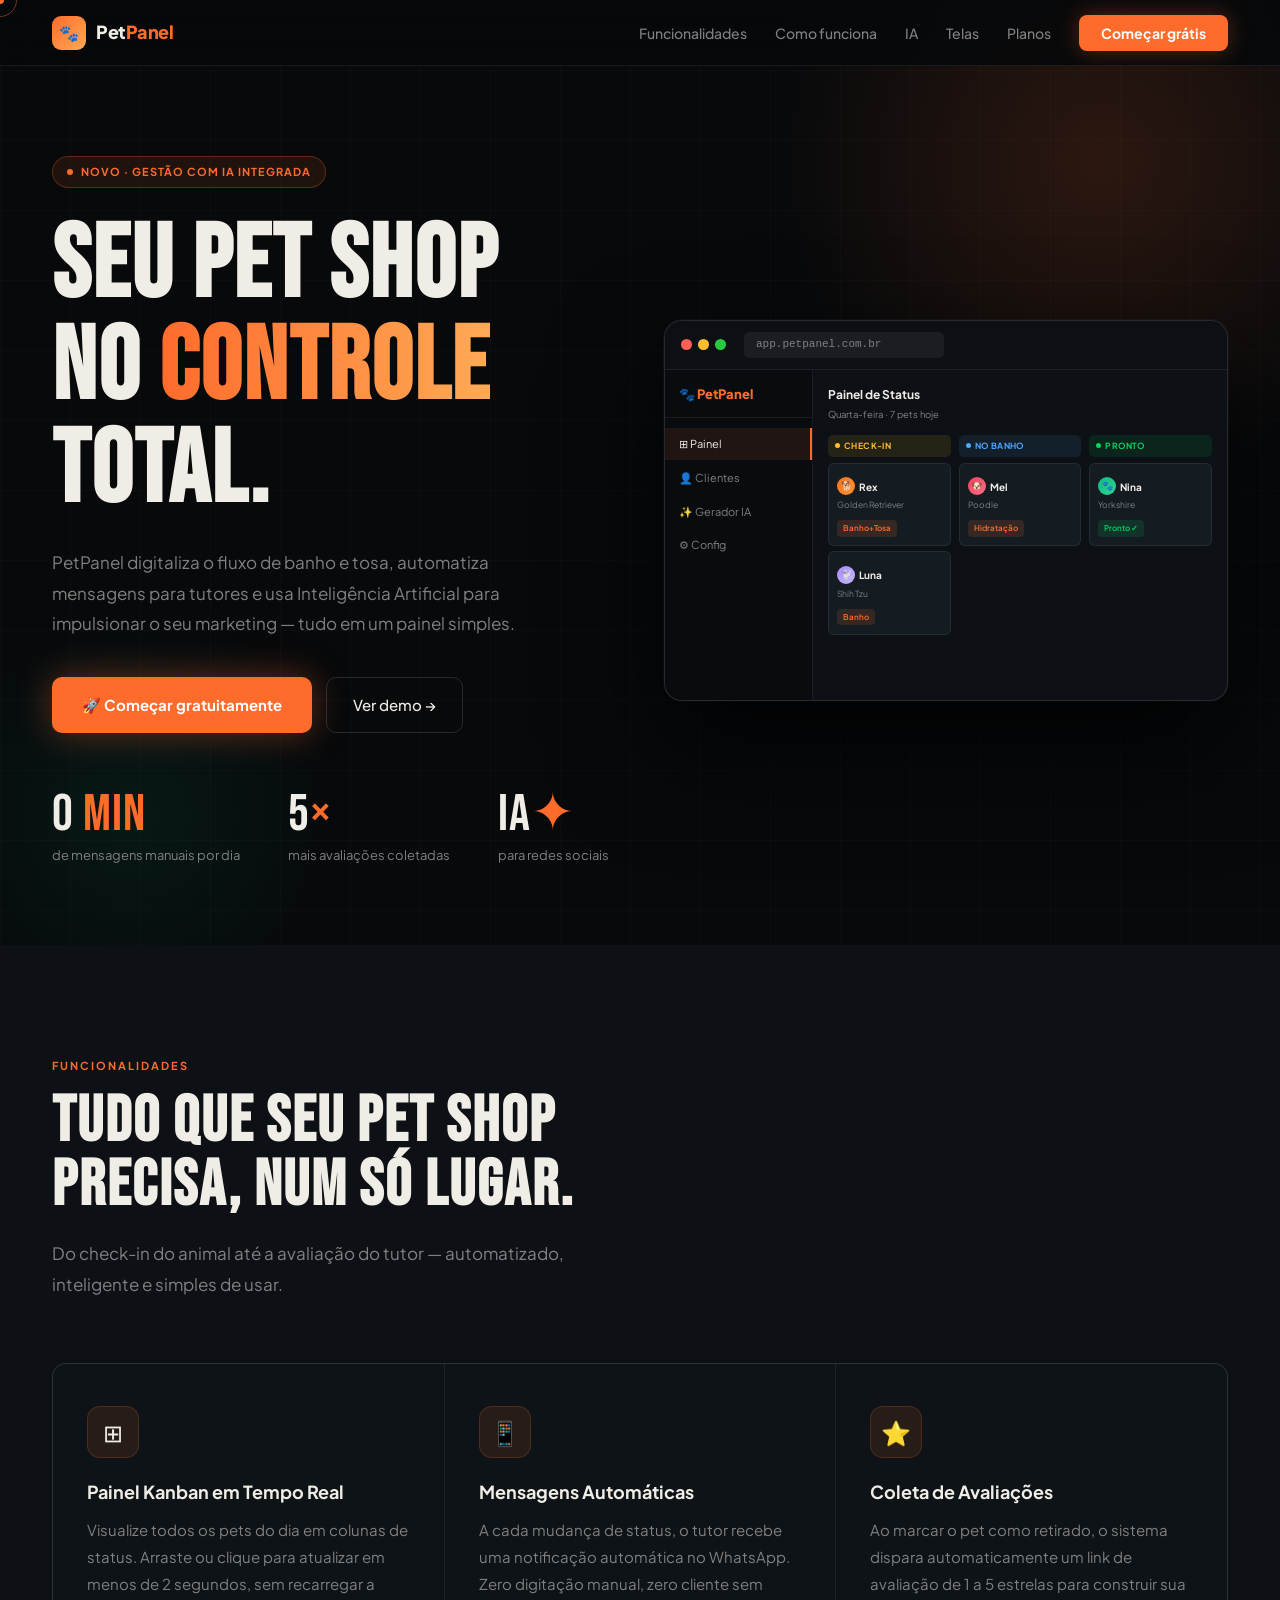
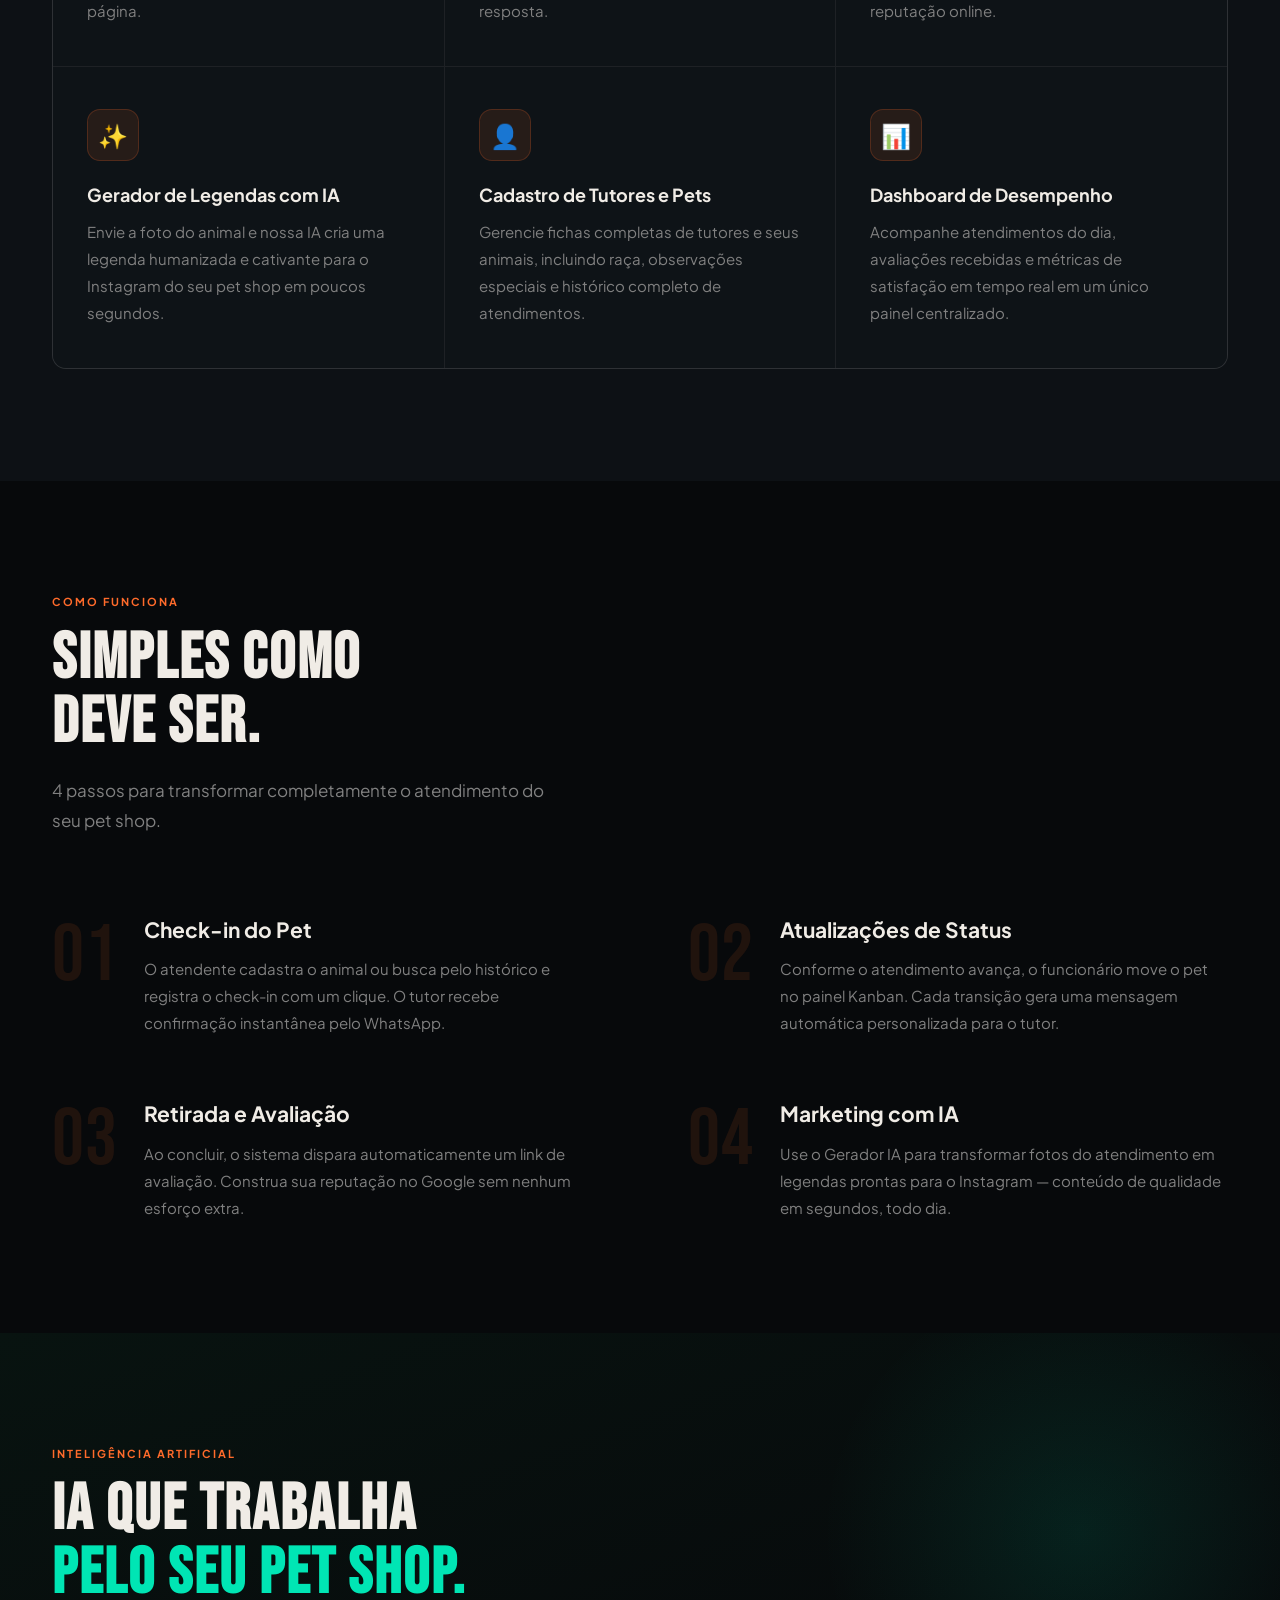
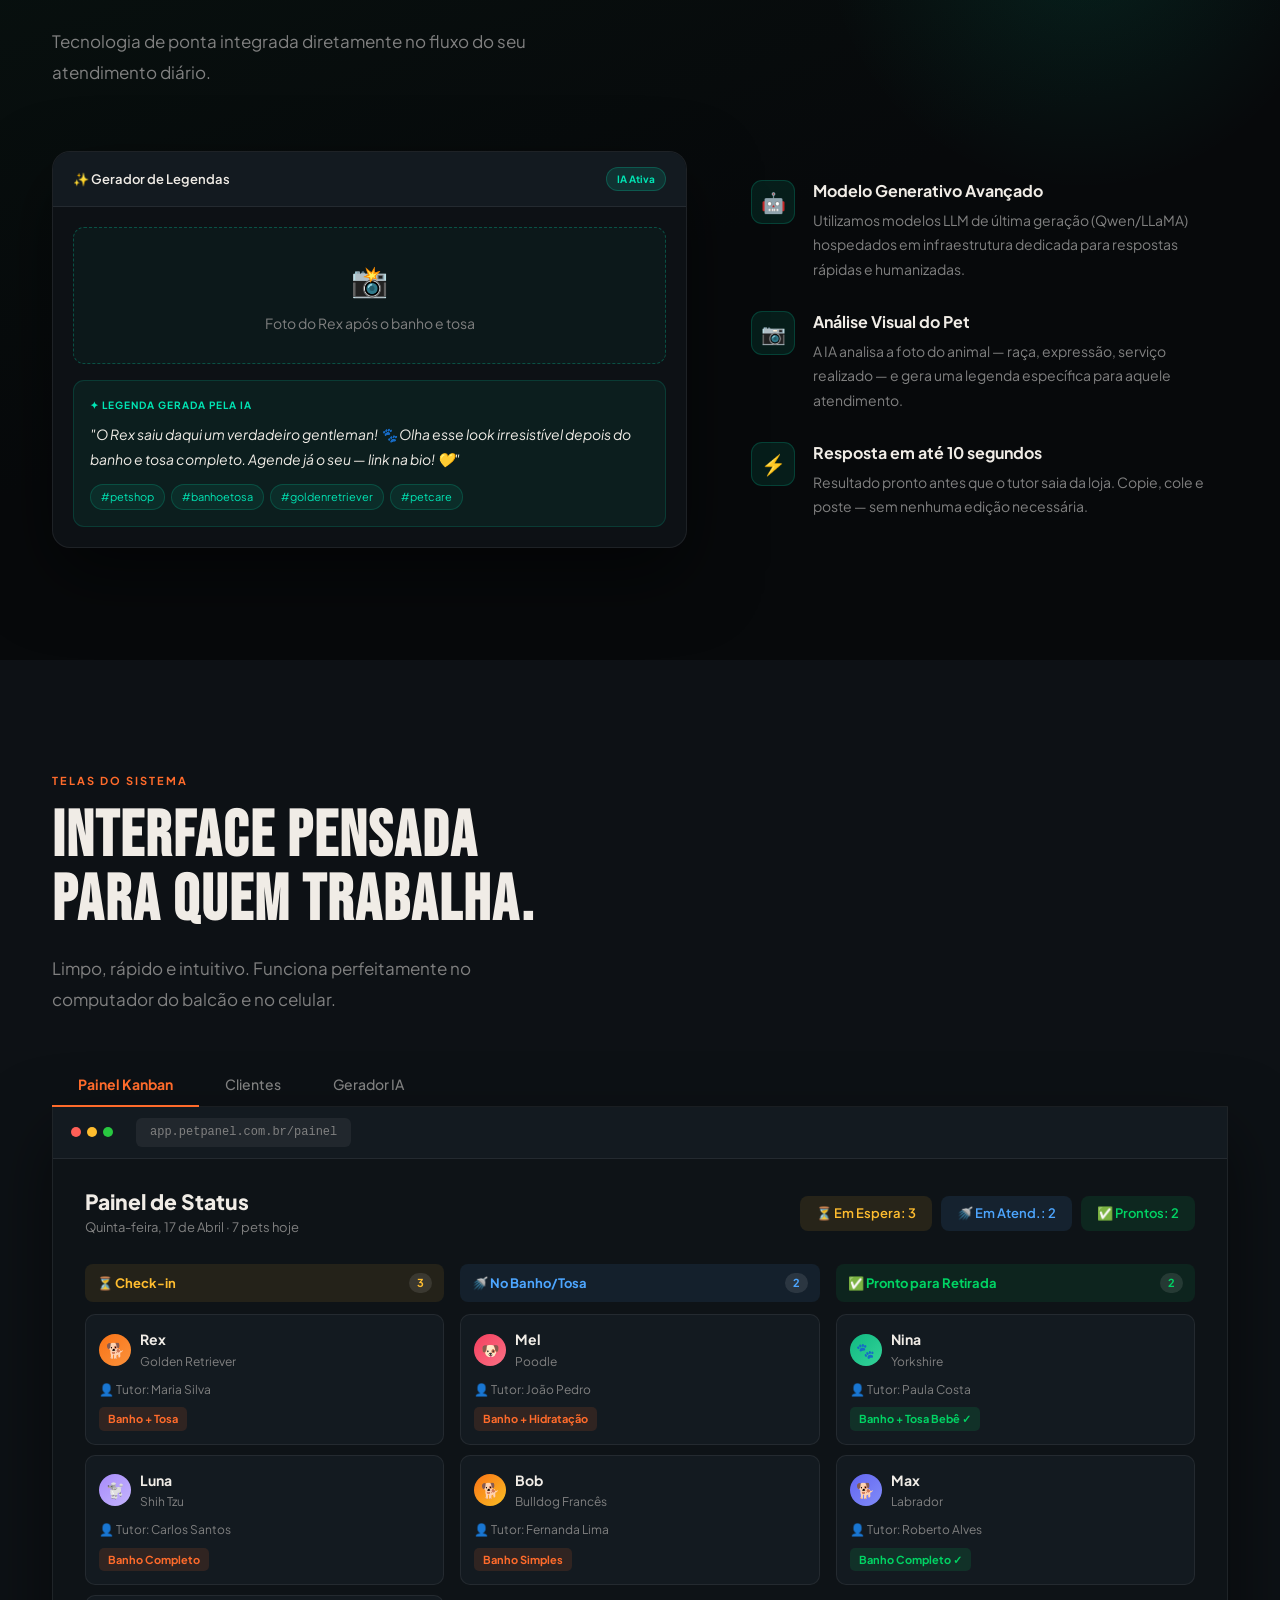
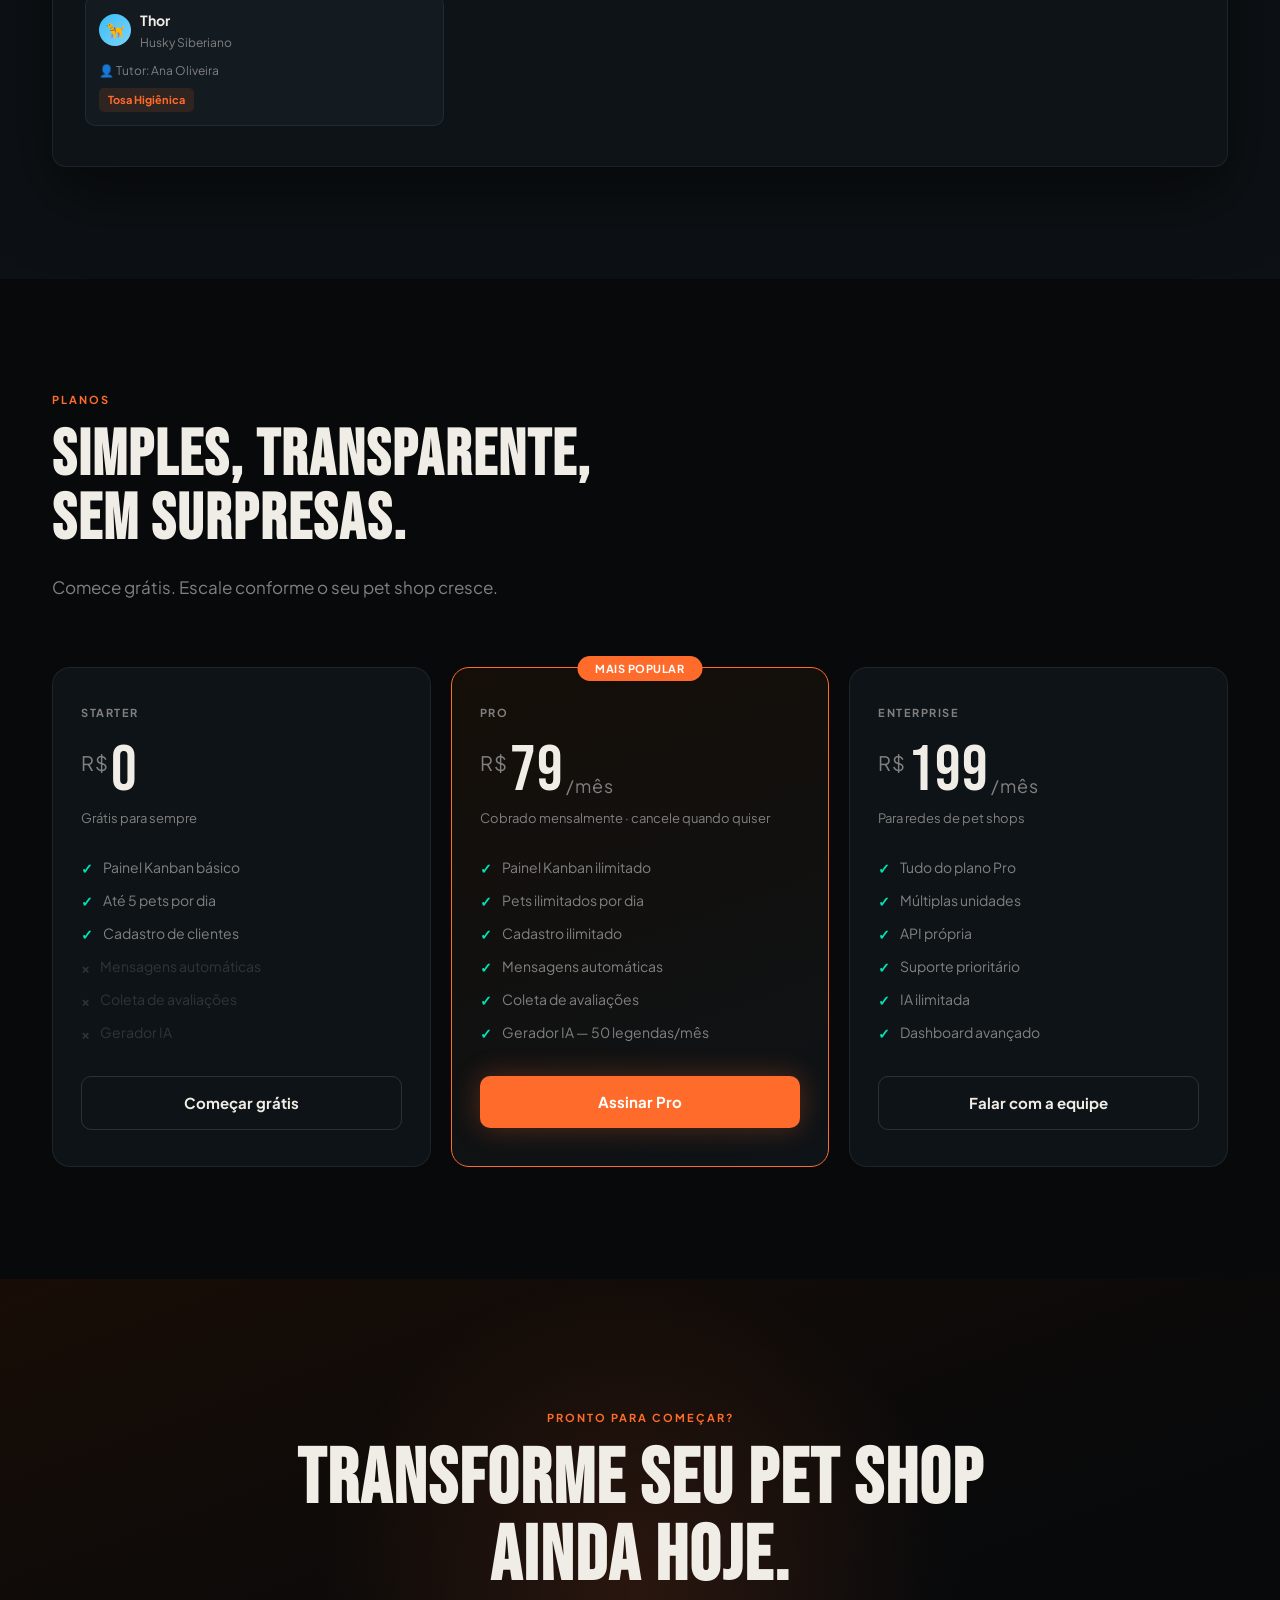
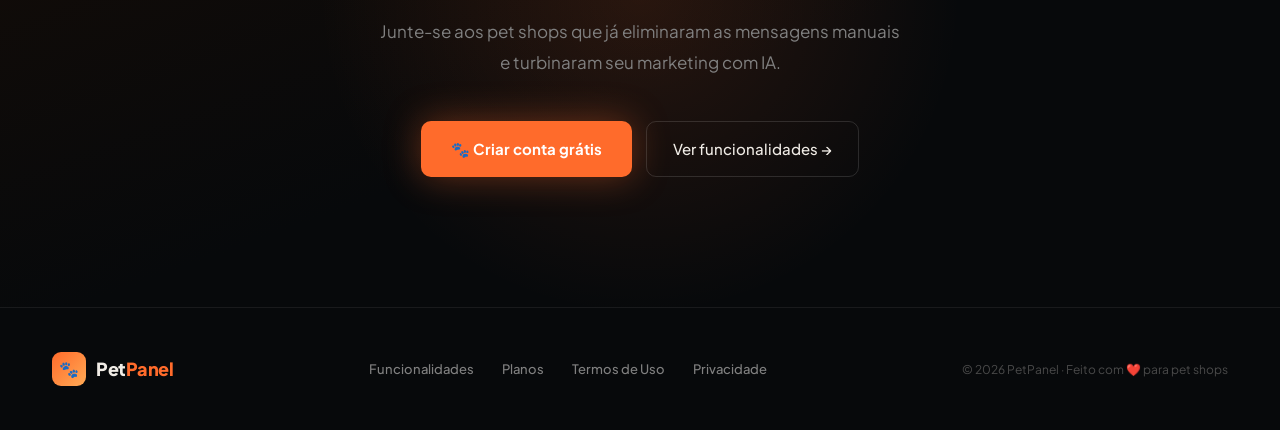
<file: PetPanel - Landing Page.html>
<!DOCTYPE html>
<html lang="pt-BR">
<head>
<meta charset="UTF-8">
<meta name="viewport" content="width=device-width, initial-scale=1.0">
<title>PetPanel – Gestão Inteligente para Pet Shops</title>
<link rel="preconnect" href="https://fonts.googleapis.com">
<link rel="preconnect" href="https://fonts.gstatic.com" crossorigin>
<link href="https://fonts.googleapis.com/css2?family=Plus+Jakarta+Sans:ital,wght@0,300;0,400;0,500;0,600;0,700;0,800;1,400&family=Bebas+Neue&display=swap" rel="stylesheet">
<style>
*, *::before, *::after { box-sizing: border-box; margin: 0; padding: 0; }
html { scroll-behavior: smooth; }

:root {
  --bg:      #07090b;
  --bg2:     #0d1115;
  --bg3:     #131a20;
  --surface: #0f1417;
  --border:  rgba(255,255,255,0.07);
  --border2: rgba(255,255,255,0.13);
  --accent:  #ff6b2b;
  --accent2: #ffaa55;
  --teal:    #00e5b4;
  --text:    #f0ece6;
  --muted:   #808080;
  --muted2:  #4a4a4a;
  --card:    #0e1317;
  --r: 14px;
  /* FONTS */
  --f-head: 'Bebas Neue', sans-serif;
  --f-body: 'Plus Jakarta Sans', sans-serif;
}

body {
  font-family: var(--f-body);
  background: var(--bg);
  color: var(--text);
  overflow-x: hidden;
  -webkit-font-smoothing: antialiased;
  -moz-osx-font-smoothing: grayscale;
  line-height: 1.6;
  font-size: 16px;
}

/* ─── CURSOR ─── */
#cur, #cur-r {
  position: fixed; border-radius: 50%;
  pointer-events: none; z-index: 9999;
  transform: translate(-50%,-50%);
}
#cur   { width: 8px; height: 8px; background: var(--accent); }
#cur-r { width: 34px; height: 34px; border: 1.5px solid rgba(255,107,43,.45); transition: width .18s, height .18s, border-color .18s; }

/* ─── NAV ─── */
nav {
  position: fixed; inset: 0 0 auto 0; z-index: 300;
  height: 66px;
  display: flex; align-items: center; justify-content: space-between;
  padding: 0 52px;
  background: rgba(7,9,11,.85);
  backdrop-filter: blur(18px);
  border-bottom: 1px solid var(--border);
}
.logo {
  display: flex; align-items: center; gap: 10px;
  text-decoration: none; color: var(--text); flex-shrink: 0;
}
.logo-box {
  width: 34px; height: 34px; border-radius: 9px; flex-shrink: 0;
  background: linear-gradient(135deg, var(--accent), var(--accent2));
  display: grid; place-items: center; font-size: 16px;
}
.logo-text {
  font-family: var(--f-body);
  font-weight: 800; font-size: 18px; letter-spacing: -.3px;
}
.logo-text em { color: var(--accent); font-style: normal; }
.nav-links { display: flex; gap: 28px; list-style: none; align-items: center; }
.nav-links a {
  font-size: 14px; font-weight: 500; color: var(--muted);
  text-decoration: none; transition: color .2s; white-space: nowrap;
}
.nav-links a:hover { color: var(--text); }
.nav-cta {
  background: var(--accent) !important; color: #fff !important;
  font-weight: 700 !important; padding: 9px 22px !important;
  border-radius: 8px !important;
  box-shadow: 0 0 22px rgba(255,107,43,.3);
  transition: box-shadow .2s !important;
}
.nav-cta:hover { box-shadow: 0 0 40px rgba(255,107,43,.55) !important; color: #fff !important; }

/* ─── KEYFRAMES ─── */
@keyframes fadeUp   { from{opacity:0;transform:translateY(24px)} to{opacity:1;transform:none} }
@keyframes fadeIn   { from{opacity:0} to{opacity:1} }
@keyframes slideR   { from{opacity:0;transform:translateX(52px)} to{opacity:1;transform:none} }
@keyframes breathe  { 0%,100%{transform:scale(1)} 50%{transform:scale(1.1)} }
@keyframes blink    { 0%,100%{opacity:1} 50%{opacity:.2} }

/* ─── HERO ─── */
.hero {
  min-height: 100vh;
  display: grid; grid-template-columns: 1fr 1fr;
  align-items: center; gap: 48px;
  padding: 66px 52px 0;
  position: relative; overflow: hidden;
}
.hero-bg { position: absolute; inset: 0; pointer-events: none; }
.hero-bg .grid-lines {
  position: absolute; inset: 0;
  background-image:
    linear-gradient(rgba(255,255,255,.016) 1px, transparent 1px),
    linear-gradient(90deg, rgba(255,255,255,.016) 1px, transparent 1px);
  background-size: 70px 70px;
}
.hero-bg .blob1 {
  position: absolute; top: -200px; right: -180px;
  width: 720px; height: 720px; border-radius: 50%;
  background: radial-gradient(circle, rgba(255,107,43,.15) 0%, transparent 65%);
  animation: breathe 7s ease-in-out infinite;
}
.hero-bg .blob2 {
  position: absolute; bottom: -100px; left: -100px;
  width: 460px; height: 460px; border-radius: 50%;
  background: radial-gradient(circle, rgba(0,229,180,.07) 0%, transparent 65%);
  animation: breathe 9s ease-in-out infinite reverse;
}

.hero-left { position: relative; z-index: 2; padding: 90px 0 80px; }

.h-badge {
  display: inline-flex; align-items: center; gap: 8px;
  background: rgba(255,107,43,.1); border: 1px solid rgba(255,107,43,.28);
  color: var(--accent); font-size: 11px; font-weight: 700;
  letter-spacing: 1px; text-transform: uppercase;
  padding: 6px 14px; border-radius: 99px; margin-bottom: 28px;
  opacity: 0; animation: fadeUp .6s .1s forwards;
}
.h-badge .dot { width: 6px; height: 6px; background: var(--accent); border-radius: 50%; animation: blink 1.5s infinite; flex-shrink: 0; }

.hero-h1 {
  font-family: var(--f-head);
  font-size: clamp(72px, 8vw, 120px);
  line-height: 1;
  letter-spacing: 2px;
  opacity: 0; animation: fadeUp .7s .25s forwards;
}
.hero-h1 .grad {
  background: linear-gradient(90deg, var(--accent), var(--accent2));
  -webkit-background-clip: text; -webkit-text-fill-color: transparent; background-clip: text;
}

.hero-sub {
  font-size: 17px; line-height: 1.8; color: var(--muted);
  margin: 24px 0 38px; max-width: 470px;
  font-weight: 400;
  opacity: 0; animation: fadeUp .7s .4s forwards;
}

.hero-btns {
  display: flex; gap: 14px; flex-wrap: wrap;
  opacity: 0; animation: fadeUp .7s .55s forwards;
}
.btn-primary {
  display: inline-flex; align-items: center; gap: 9px;
  padding: 15px 30px; border-radius: 10px;
  background: var(--accent); color: #fff;
  font-family: var(--f-body); font-size: 15px; font-weight: 700;
  text-decoration: none;
  box-shadow: 0 0 36px rgba(255,107,43,.36);
  transition: transform .2s, box-shadow .2s;
}
.btn-primary:hover { transform: translateY(-2px); box-shadow: 0 0 56px rgba(255,107,43,.55); }
.btn-ghost {
  display: inline-flex; align-items: center; gap: 8px;
  padding: 15px 26px; border-radius: 10px;
  border: 1px solid var(--border2); color: var(--text);
  font-size: 15px; font-weight: 500; text-decoration: none;
  transition: border-color .2s, background .2s;
}
.btn-ghost:hover { border-color: rgba(255,255,255,.22); background: rgba(255,255,255,.04); }

.hero-stats {
  display: flex; gap: 48px; margin-top: 56px; flex-wrap: wrap;
  opacity: 0; animation: fadeUp .7s .7s forwards;
}
.stat-val {
  font-family: var(--f-head); font-size: 52px; line-height: 1;
  letter-spacing: 1px;
}
.stat-val .acc { color: var(--accent); }
.stat-lbl { font-size: 13px; color: var(--muted); margin-top: 5px; line-height: 1.45; font-weight: 400; }

/* HERO MOCKUP */
.hero-right { position: relative; z-index: 2; padding: 90px 0 80px; opacity: 0; animation: slideR .9s .3s forwards; }
.mock-wrap {
  border-radius: 18px; overflow: hidden;
  border: 1px solid rgba(255,255,255,.1);
  background: var(--bg2);
  box-shadow: 0 48px 110px rgba(0,0,0,.8), 0 0 0 1px rgba(255,255,255,.04);
}
.mock-topbar {
  background: #0c1014; padding: 11px 16px;
  display: flex; align-items: center; gap: 6px;
  border-bottom: 1px solid var(--border);
}
.m-dot { width: 11px; height: 11px; border-radius: 50%; flex-shrink: 0; }
.m-dot:nth-child(1){background:#ff5f57}.m-dot:nth-child(2){background:#ffbd2e}.m-dot:nth-child(3){background:#28c840}
.m-url { margin-left: 12px; background: rgba(255,255,255,.06); border-radius: 5px; padding: 4px 12px; font-size: 11px; color: var(--muted); font-family: monospace; flex:1; max-width: 200px; }
.mock-body { display: flex; height: 330px; overflow: hidden; }
.mock-side { width: 148px; background: #090c0f; border-right: 1px solid var(--border); padding: 14px 0; display: flex; flex-direction: column; gap: 2px; flex-shrink: 0; }
.mock-brand { padding: 0 14px 13px; border-bottom: 1px solid var(--border); margin-bottom: 8px; }
.mock-brand-t { font-family: var(--f-body); font-weight: 800; font-size: 13px; color: var(--accent); }
.mock-nav { padding: 7px 14px; font-size: 11px; color: var(--muted); display: flex; align-items: center; gap: 7px; font-family: var(--f-body); }
.mock-nav.on { background: rgba(255,107,43,.09); color: var(--text); border-right: 2px solid var(--accent); }
.mock-main { flex: 1; padding: 15px; overflow: hidden; min-width: 0; }
.mock-title { font-family: var(--f-body); font-weight: 700; font-size: 12px; margin-bottom: 3px; }
.mock-subtitle { font-size: 9.5px; color: var(--muted); margin-bottom: 13px; }
.mock-cols { display: grid; grid-template-columns: repeat(3,1fr); gap: 8px; }
.mock-col-h { font-size: 8.5px; font-weight: 700; text-transform: uppercase; letter-spacing: .4px; padding: 4px 7px; border-radius: 5px; margin-bottom: 6px; display: flex; align-items: center; gap: 4px; }
.col-a .mock-col-h{background:rgba(255,189,47,.1);color:#ffbd2f}
.col-b .mock-col-h{background:rgba(77,166,255,.1);color:#4da6ff}
.col-c .mock-col-h{background:rgba(0,212,100,.1);color:#00d464}
.mock-dot-c { width: 5px; height: 5px; border-radius: 50%; flex-shrink: 0; }
.col-a .mock-dot-c{background:#ffbd2f}.col-b .mock-dot-c{background:#4da6ff}.col-c .mock-dot-c{background:#00d464}
.m-card { background: #141c22; border: 1px solid var(--border); border-radius: 6px; padding: 8px; margin-bottom: 5px; }
.m-card-name { font-size: 10px; font-weight: 700; font-family: var(--f-body); }
.m-card-breed { font-size: 8.5px; color: var(--muted); margin-top: 1px; }
.m-tag { display: inline-block; margin-top: 5px; padding: 2px 6px; border-radius: 4px; font-size: 8px; font-weight: 600; background: rgba(255,107,43,.14); color: var(--accent); }
.m-tag.g { background: rgba(0,212,100,.12); color: #00d464; }
.m-av { width: 18px; height: 18px; border-radius: 50%; display: inline-grid; place-items: center; font-size: 9px; vertical-align: middle; margin-right: 4px; flex-shrink: 0; }

/* ─── SHARED SECTION ─── */
section.sec { padding: 112px 52px; }
section.sec.dark { background: var(--bg2); }
.sec-label { font-size: 11px; font-weight: 700; letter-spacing: 2px; text-transform: uppercase; color: var(--accent); margin-bottom: 16px; }
.sec-title {
  font-family: var(--f-head);
  font-size: clamp(48px, 5vw, 72px);
  line-height: 1.0; letter-spacing: 2px;
  margin-bottom: 20px;
}
.sec-sub { font-size: 17px; color: var(--muted); line-height: 1.8; max-width: 520px; font-weight: 400; }

/* scroll reveal */
.rev { opacity: 0; transform: translateY(28px); transition: opacity .65s ease, transform .65s ease; }
.rev.in { opacity: 1; transform: none; }

/* ─── FEATURES ─── */
.feat-grid {
  display: grid; grid-template-columns: repeat(3,1fr);
  gap: 1px; margin-top: 64px;
  border: 1px solid var(--border); border-radius: var(--r);
  overflow: hidden; background: var(--border);
}
.feat-card { background: var(--card); padding: 42px 34px; position: relative; overflow: hidden; transition: background .25s; }
.feat-card::after { content: ''; position: absolute; inset: 0; background: linear-gradient(135deg, rgba(255,107,43,.07) 0%, transparent 60%); opacity: 0; transition: opacity .3s; }
.feat-card:hover { background: #141d25; }
.feat-card:hover::after { opacity: 1; }
.feat-icon { width: 52px; height: 52px; border-radius: 13px; background: rgba(255,107,43,.1); border: 1px solid rgba(255,107,43,.2); display: grid; place-items: center; font-size: 24px; margin-bottom: 22px; transition: transform .25s; }
.feat-card:hover .feat-icon { transform: scale(1.08); }
.feat-title { font-family: var(--f-body); font-size: 18px; font-weight: 700; margin-bottom: 12px; line-height: 1.3; }
.feat-desc { font-size: 15px; color: var(--muted); line-height: 1.8; font-weight: 400; }

/* ─── HOW ─── */
.how-grid { display: grid; grid-template-columns: 1fr 1fr; gap: 64px 96px; margin-top: 80px; }
.step { display: flex; gap: 22px; align-items: flex-start; }
.step-num { font-family: var(--f-head); font-size: 80px; line-height: 1; color: rgba(255,107,43,.1); flex-shrink: 0; width: 70px; transition: color .3s; letter-spacing: 1px; }
.step:hover .step-num { color: rgba(255,107,43,.28); }
.step-title { font-family: var(--f-body); font-size: 21px; font-weight: 700; margin-bottom: 12px; line-height: 1.3; }
.step-desc { font-size: 15px; color: var(--muted); line-height: 1.8; font-weight: 400; }

/* ─── IA ─── */
.ia-sec { background: linear-gradient(160deg, #081310 0%, #07090b 55%); position: relative; overflow: hidden; }
.ia-sec::before { content: ''; position: absolute; top: -80px; right: -80px; width: 560px; height: 560px; border-radius: 50%; background: radial-gradient(circle, rgba(0,229,180,.1) 0%, transparent 65%); pointer-events: none; }
.ia-grid { display: grid; grid-template-columns: 54% 1fr; gap: 64px; align-items: center; margin-top: 64px; }
.ia-box { background: var(--bg2); border: 1px solid var(--border); border-radius: 18px; overflow: hidden; box-shadow: 0 28px 70px rgba(0,0,0,.5); }
.ia-box-head { background: var(--bg3); padding: 15px 20px; display: flex; align-items: center; gap: 10px; border-bottom: 1px solid var(--border); }
.ia-box-title { font-size: 13px; font-weight: 600; }
.ia-pill { background: rgba(0,229,180,.12); color: var(--teal); border: 1px solid rgba(0,229,180,.22); font-size: 10px; font-weight: 700; padding: 3px 10px; border-radius: 99px; margin-left: auto; }
.ia-box-body { padding: 20px; }
.ia-upload { border: 1.5px dashed rgba(0,229,180,.28); border-radius: 11px; padding: 28px; text-align: center; background: rgba(0,229,180,.03); color: var(--muted); font-size: 14px; margin-bottom: 16px; }
.ia-upload-ico { font-size: 30px; margin-bottom: 8px; display: block; }
.ia-result { background: rgba(0,229,180,.06); border: 1px solid rgba(0,229,180,.15); border-radius: 11px; padding: 16px; }
.ia-rlabel { font-size: 10px; color: var(--teal); font-weight: 700; letter-spacing: 1px; text-transform: uppercase; margin-bottom: 9px; }
.ia-rtext { font-size: 14px; line-height: 1.8; font-style: italic; color: var(--text); }
.ia-rtags { display: flex; gap: 6px; flex-wrap: wrap; margin-top: 12px; }
.ia-rtag { background: rgba(0,229,180,.08); color: var(--teal); border: 1px solid rgba(0,229,180,.18); font-size: 11px; padding: 3px 10px; border-radius: 99px; }
.ia-feats { display: flex; flex-direction: column; gap: 30px; }
.ia-feat { display: flex; gap: 18px; align-items: flex-start; }
.ia-feat-ico { width: 44px; height: 44px; flex-shrink: 0; border-radius: 11px; background: rgba(0,229,180,.09); border: 1px solid rgba(0,229,180,.18); display: grid; place-items: center; font-size: 20px; transition: transform .25s; }
.ia-feat:hover .ia-feat-ico { transform: scale(1.1); }
.ia-feat-title { font-family: var(--f-body); font-size: 16px; font-weight: 700; margin-bottom: 6px; line-height: 1.35; }
.ia-feat-desc { font-size: 14px; color: var(--muted); line-height: 1.75; font-weight: 400; }

/* ─── SCREENS ─── */
.tabs-row { display: flex; border-bottom: 1px solid var(--border); margin-top: 48px; }
.tab-btn { padding: 12px 26px; background: none; border: none; cursor: pointer; font-family: var(--f-body); font-size: 14px; font-weight: 500; color: var(--muted); border-bottom: 2px solid transparent; margin-bottom: -1px; transition: color .2s, border-color .2s; }
.tab-btn:hover { color: var(--text); }
.tab-btn.on { color: var(--accent); border-bottom-color: var(--accent); font-weight: 700; }
.screen-wrap { background: var(--card); border: 1px solid var(--border); border-top: none; border-radius: 0 0 var(--r) var(--r); overflow: hidden; box-shadow: 0 28px 70px rgba(0,0,0,.5); }
.scr-topbar2 { background: var(--bg3); padding: 11px 18px; display: flex; align-items: center; gap: 7px; border-bottom: 1px solid var(--border); }
.s-dots { display: flex; gap: 6px; }
.s-dot { width: 10px; height: 10px; border-radius: 50%; }
.s-dot:nth-child(1){background:#ff5f57}.s-dot:nth-child(2){background:#ffbd2e}.s-dot:nth-child(3){background:#28c840}
.s-url { margin-left: 16px; background: rgba(255,255,255,.06); border-radius: 6px; padding: 5px 14px; font-size: 12px; color: var(--muted); font-family: monospace; }
.tab-pane { display: none; }
.tab-pane.on { display: block; }
.scr-inner { padding: 30px 32px; }
.scr-head { display: flex; align-items: center; justify-content: space-between; margin-bottom: 26px; flex-wrap: wrap; gap: 14px; }
.scr-head h3 { font-family: var(--f-body); font-size: 21px; font-weight: 800; line-height: 1.2; }
.scr-head p { font-size: 13px; color: var(--muted); margin-top: 3px; }
.chips { display: flex; gap: 9px; flex-wrap: wrap; }
.chip { padding: 7px 16px; border-radius: 8px; font-size: 13px; font-weight: 600; white-space: nowrap; font-family: var(--f-body); }
.chip-y{background:rgba(255,189,47,.1);color:#ffbd2f}
.chip-b{background:rgba(77,166,255,.1);color:#4da6ff}
.chip-g{background:rgba(0,212,100,.1);color:#00d464}
.kb { display: grid; grid-template-columns: repeat(3,1fr); gap: 16px; }
.kb-head { display: flex; align-items: center; justify-content: space-between; padding: 9px 12px; border-radius: 8px; font-size: 13px; font-weight: 700; margin-bottom: 12px; font-family: var(--f-body); }
.kb-cnt { background: rgba(255,255,255,.1); padding: 1px 8px; border-radius: 99px; font-size: 11px; }
.kb-c1 .kb-head{background:rgba(255,189,47,.09);color:#ffbd2f}
.kb-c2 .kb-head{background:rgba(77,166,255,.09);color:#4da6ff}
.kb-c3 .kb-head{background:rgba(0,212,100,.09);color:#00d464}
.kcard { background: var(--bg3); border: 1px solid var(--border); border-radius: 10px; padding: 13px; margin-bottom: 10px; transition: border-color .2s, transform .2s; }
.kcard:hover { border-color: var(--border2); transform: translateY(-2px); }
.kcard-top { display: flex; align-items: center; gap: 9px; margin-bottom: 9px; }
.kcard-av { width: 32px; height: 32px; border-radius: 50%; display: grid; place-items: center; font-size: 15px; flex-shrink: 0; }
.kcard-name { font-family: var(--f-body); font-size: 14px; font-weight: 700; }
.kcard-breed { font-size: 12px; color: var(--muted); margin-top: 1px; }
.kcard-tutor { font-size: 12px; color: var(--muted); }
.kcard-tag { display: inline-block; margin-top: 8px; padding: 3px 9px; border-radius: 5px; font-size: 11px; font-weight: 700; background: rgba(255,107,43,.12); color: var(--accent); }
.kcard-tag.g { background: rgba(0,212,100,.12); color: #00d464; }
.cli-search { background: var(--bg3); border: 1px solid var(--border); border-radius: 9px; padding: 12px 18px; display: flex; align-items: center; gap: 10px; margin-bottom: 18px; color: var(--muted); font-size: 14px; font-family: var(--f-body); }
.cli-row { background: var(--bg3); border: 1px solid var(--border); border-radius: 10px; padding: 15px 20px; display: flex; align-items: center; justify-content: space-between; margin-bottom: 10px; transition: border-color .2s; }
.cli-row:hover { border-color: var(--border2); }
.cli-info { display: flex; align-items: center; gap: 14px; }
.cli-av { width: 40px; height: 40px; border-radius: 50%; display: grid; place-items: center; font-size: 18px; flex-shrink: 0; }
.cli-name { font-family: var(--f-body); font-size: 14px; font-weight: 700; }
.cli-ph { font-size: 12px; color: var(--muted); margin-top: 2px; }
.cli-badge { background: rgba(0,212,100,.1); color: #00d464; font-size: 11px; font-weight: 700; padding: 4px 12px; border-radius: 99px; border: 1px solid rgba(0,212,100,.2); flex-shrink: 0; font-family: var(--f-body); }
.ia-scr-grid { display: grid; grid-template-columns: 1fr 1fr; gap: 20px; }
.ia-upload-big { border: 2px dashed rgba(0,229,180,.24); border-radius: 12px; padding: 40px 20px; text-align: center; background: rgba(0,229,180,.02); color: var(--muted); }
.ia-upload-big .ico { font-size: 42px; margin-bottom: 12px; display: block; }
.ia-upload-big p { font-size: 14px; line-height: 1.6; }
.ia-upload-big small { font-size: 12px; color: var(--muted2); display: block; margin-top: 5px; }
.ia-res-box { background: rgba(0,229,180,.05); border: 1px solid rgba(0,229,180,.18); border-radius: 12px; padding: 18px; }
.ia-res-label { font-size: 10px; color: var(--teal); font-weight: 700; letter-spacing: 1px; text-transform: uppercase; margin-bottom: 9px; }
.ia-res-text { font-size: 14px; line-height: 1.8; font-style: italic; }
.ia-res-tags { display: flex; gap: 7px; flex-wrap: wrap; margin-top: 11px; }
.ia-res-tag { background: rgba(0,229,180,.08); color: var(--teal); border: 1px solid rgba(0,229,180,.18); font-size: 11px; padding: 3px 10px; border-radius: 99px; }
.ia-copy-btn { width: 100%; margin-top: 13px; padding: 11px; background: var(--accent); color: #fff; border: none; border-radius: 8px; font-size: 13px; font-weight: 700; cursor: pointer; font-family: var(--f-body); transition: background .2s; }
.ia-copy-btn:hover { background: #e85a1a; }
.ia-tips { margin-top: 12px; background: rgba(255,107,43,.06); border: 1px solid rgba(255,107,43,.14); border-radius: 9px; padding: 13px 15px; }
.ia-tips-label { font-size: 11px; color: var(--accent); font-weight: 700; margin-bottom: 7px; }
.ia-tips-text { font-size: 12px; color: var(--muted); line-height: 1.8; }

/* ─── PRICING ─── */
.price-grid { display: grid; grid-template-columns: repeat(3,1fr); gap: 20px; margin-top: 64px; }
.price-card { background: var(--card); border: 1px solid var(--border); border-radius: 18px; padding: 36px 28px; position: relative; transition: transform .25s, box-shadow .25s; }
.price-card:hover { transform: translateY(-5px); box-shadow: 0 28px 64px rgba(0,0,0,.45); }
.price-card.hot { border-color: var(--accent); background: linear-gradient(160deg, #150e08 0%, #0e1317 100%); }
.hot-badge { position: absolute; top: -12px; left: 50%; transform: translateX(-50%); background: var(--accent); color: #fff; font-size: 11px; font-weight: 700; letter-spacing: .5px; text-transform: uppercase; padding: 4px 18px; border-radius: 99px; white-space: nowrap; font-family: var(--f-body); }
.plan-name { font-size: 11px; font-weight: 700; letter-spacing: 1.5px; text-transform: uppercase; color: var(--muted); margin-bottom: 18px; font-family: var(--f-body); }
.plan-price { font-family: var(--f-head); font-size: 64px; line-height: 1; margin-bottom: 6px; letter-spacing: 1px; display: flex; align-items: flex-start; gap: 2px; }
.plan-price .cur { font-family: var(--f-body); font-size: 20px; font-weight: 400; color: var(--muted); margin-top: 14px; }
.plan-price .per { font-family: var(--f-body); font-size: 18px; font-weight: 400; color: var(--muted); align-self: flex-end; margin-bottom: 8px; }
.plan-period { font-size: 13px; color: var(--muted); margin-bottom: 28px; line-height: 1.5; font-weight: 400; }
.plan-feats { list-style: none; display: flex; flex-direction: column; gap: 11px; margin-bottom: 32px; }
.plan-feats li { font-size: 14px; color: var(--muted); display: flex; align-items: flex-start; gap: 10px; line-height: 1.5; font-weight: 400; }
.plan-feats li::before { content: '✓'; color: var(--teal); font-weight: 700; flex-shrink: 0; padding-top: 1px; }
.plan-feats li.no { opacity: .3; }
.plan-feats li.no::before { content: '×'; color: var(--muted); }
.btn-plan { display: block; width: 100%; padding: 14px; border-radius: 10px; text-align: center; font-family: var(--f-body); font-size: 15px; font-weight: 700; text-decoration: none; transition: transform .2s, box-shadow .2s, background .2s; cursor: pointer; border: none; }
.btn-plan-ghost { background: none; border: 1px solid var(--border2); color: var(--text); }
.btn-plan-ghost:hover { border-color: rgba(255,255,255,.26); background: rgba(255,255,255,.05); }
.btn-plan-hot { background: var(--accent); color: #fff; box-shadow: 0 0 28px rgba(255,107,43,.3); }
.btn-plan-hot:hover { transform: translateY(-2px); box-shadow: 0 0 44px rgba(255,107,43,.5); }

/* ─── CTA ─── */
.cta-sec { padding: 130px 52px; text-align: center; position: relative; overflow: hidden; background: linear-gradient(160deg, #180d06 0%, #07090b 60%); }
.cta-sec::before { content: ''; position: absolute; top: 50%; left: 50%; transform: translate(-50%,-50%); width: 700px; height: 700px; border-radius: 50%; background: radial-gradient(circle, rgba(255,107,43,.13) 0%, transparent 65%); pointer-events: none; }
.cta-sec .sec-title { font-size: clamp(52px, 6vw, 88px); position: relative; }
.cta-sec .sec-sub { margin: 0 auto 44px; position: relative; }
.cta-btns { display: flex; gap: 14px; justify-content: center; flex-wrap: wrap; position: relative; }

/* ─── FOOTER ─── */
footer { padding: 44px 52px; border-top: 1px solid var(--border); display: flex; align-items: center; justify-content: space-between; flex-wrap: wrap; gap: 20px; }
.foot-links { display: flex; gap: 28px; flex-wrap: wrap; }
.foot-links a { font-size: 13px; color: var(--muted); text-decoration: none; transition: color .2s; font-weight: 500; }
.foot-links a:hover { color: var(--text); }
.foot-copy { font-size: 12px; color: var(--muted2); }

/* ─── RESPONSIVE ─── */
@media(max-width: 1100px){
  .hero { grid-template-columns: 1fr; padding: 66px 40px 0; }
  .hero-right { display: none; }
  .hero-left { padding: 50px 0 60px; }
  .ia-grid { grid-template-columns: 1fr; }
  .kb { grid-template-columns: 1fr 1fr; }
}
@media(max-width: 780px){
  nav { padding: 0 20px; }
  .nav-links { display: none; }
  section.sec { padding: 80px 20px; }
  .cta-sec { padding: 80px 20px; }
  footer { padding: 32px 20px; flex-direction: column; text-align: center; }
  .foot-links { justify-content: center; }
  .feat-grid { grid-template-columns: 1fr; }
  .how-grid { grid-template-columns: 1fr; gap: 44px; }
  .price-grid { grid-template-columns: 1fr; }
  .kb { grid-template-columns: 1fr; }
  .ia-scr-grid { grid-template-columns: 1fr; }
}
</style>
</head>
<body>

<div id="cur"></div>
<div id="cur-r"></div>

<!-- NAV -->
<nav>
  <a href="#" class="logo">
    <div class="logo-box">🐾</div>
    <span class="logo-text">Pet<em>Panel</em></span>
  </a>
  <ul class="nav-links">
    <li><a href="#features">Funcionalidades</a></li>
    <li><a href="#how">Como funciona</a></li>
    <li><a href="#ia">IA</a></li>
    <li><a href="#screens">Telas</a></li>
    <li><a href="#pricing">Planos</a></li>
    <li><a href="#cta" class="nav-cta">Começar grátis</a></li>
  </ul>
</nav>

<!-- HERO -->
<section class="hero">
  <div class="hero-bg">
    <div class="grid-lines"></div>
    <div class="blob1"></div>
    <div class="blob2"></div>
  </div>

  <div class="hero-left">
    <div class="h-badge"><span class="dot"></span>Novo · Gestão com IA integrada</div>
    <h1 class="hero-h1">SEU PET SHOP<br>NO <span class="grad">CONTROLE</span><br>TOTAL.</h1>
    <p class="hero-sub">PetPanel digitaliza o fluxo de banho e tosa, automatiza mensagens para tutores e usa Inteligência Artificial para impulsionar o seu marketing — tudo em um painel simples.</p>
    <div class="hero-btns">
      <a href="#cta" class="btn-primary">🚀 Começar gratuitamente</a>
      <a href="#screens" class="btn-ghost">Ver demo →</a>
    </div>
    <div class="hero-stats">
      <div>
        <div class="stat-val">0 <span class="acc">MIN</span></div>
        <div class="stat-lbl">de mensagens manuais por dia</div>
      </div>
      <div>
        <div class="stat-val">5<span class="acc">×</span></div>
        <div class="stat-lbl">mais avaliações coletadas</div>
      </div>
      <div>
        <div class="stat-val">IA<span class="acc">✦</span></div>
        <div class="stat-lbl">para redes sociais</div>
      </div>
    </div>
  </div>

  <div class="hero-right">
    <div class="mock-wrap">
      <div class="mock-topbar">
        <div class="m-dot"></div><div class="m-dot"></div><div class="m-dot"></div>
        <div class="m-url">app.petpanel.com.br</div>
      </div>
      <div class="mock-body">
        <div class="mock-side">
          <div class="mock-brand"><div class="mock-brand-t">🐾 PetPanel</div></div>
          <div class="mock-nav on">⊞ Painel</div>
          <div class="mock-nav">👤 Clientes</div>
          <div class="mock-nav">✨ Gerador IA</div>
          <div class="mock-nav">⚙ Config</div>
        </div>
        <div class="mock-main">
          <div class="mock-title">Painel de Status</div>
          <div class="mock-subtitle">Quarta-feira · 7 pets hoje</div>
          <div class="mock-cols">
            <div class="col-a">
              <div class="mock-col-h"><span class="mock-dot-c"></span>Check-in</div>
              <div class="m-card"><div><span class="m-av" style="background:linear-gradient(135deg,#f97316,#fb923c)">🐕</span><span class="m-card-name">Rex</span></div><div class="m-card-breed">Golden Retriever</div><span class="m-tag">Banho+Tosa</span></div>
              <div class="m-card"><div><span class="m-av" style="background:linear-gradient(135deg,#a78bfa,#c4b5fd)">🐩</span><span class="m-card-name">Luna</span></div><div class="m-card-breed">Shih Tzu</div><span class="m-tag">Banho</span></div>
            </div>
            <div class="col-b">
              <div class="mock-col-h"><span class="mock-dot-c"></span>No Banho</div>
              <div class="m-card"><div><span class="m-av" style="background:linear-gradient(135deg,#f43f5e,#fb7185)">🐶</span><span class="m-card-name">Mel</span></div><div class="m-card-breed">Poodle</div><span class="m-tag">Hidratação</span></div>
            </div>
            <div class="col-c">
              <div class="mock-col-h"><span class="mock-dot-c"></span>Pronto</div>
              <div class="m-card"><div><span class="m-av" style="background:linear-gradient(135deg,#10b981,#34d399)">🐾</span><span class="m-card-name">Nina</span></div><div class="m-card-breed">Yorkshire</div><span class="m-tag g">Pronto ✓</span></div>
            </div>
          </div>
        </div>
      </div>
    </div>
  </div>
</section>

<!-- FEATURES -->
<section class="sec dark" id="features">
  <div class="rev">
    <div class="sec-label">Funcionalidades</div>
    <h2 class="sec-title">TUDO QUE SEU PET SHOP<br>PRECISA, NUM SÓ LUGAR.</h2>
    <p class="sec-sub">Do check-in do animal até a avaliação do tutor — automatizado, inteligente e simples de usar.</p>
  </div>
  <div class="feat-grid rev">
    <div class="feat-card"><div class="feat-icon">⊞</div><div class="feat-title">Painel Kanban em Tempo Real</div><p class="feat-desc">Visualize todos os pets do dia em colunas de status. Arraste ou clique para atualizar em menos de 2 segundos, sem recarregar a página.</p></div>
    <div class="feat-card"><div class="feat-icon">📱</div><div class="feat-title">Mensagens Automáticas</div><p class="feat-desc">A cada mudança de status, o tutor recebe uma notificação automática no WhatsApp. Zero digitação manual, zero cliente sem resposta.</p></div>
    <div class="feat-card"><div class="feat-icon">⭐</div><div class="feat-title">Coleta de Avaliações</div><p class="feat-desc">Ao marcar o pet como retirado, o sistema dispara automaticamente um link de avaliação de 1 a 5 estrelas para construir sua reputação online.</p></div>
    <div class="feat-card"><div class="feat-icon">✨</div><div class="feat-title">Gerador de Legendas com IA</div><p class="feat-desc">Envie a foto do animal e nossa IA cria uma legenda humanizada e cativante para o Instagram do seu pet shop em poucos segundos.</p></div>
    <div class="feat-card"><div class="feat-icon">👤</div><div class="feat-title">Cadastro de Tutores e Pets</div><p class="feat-desc">Gerencie fichas completas de tutores e seus animais, incluindo raça, observações especiais e histórico completo de atendimentos.</p></div>
    <div class="feat-card"><div class="feat-icon">📊</div><div class="feat-title">Dashboard de Desempenho</div><p class="feat-desc">Acompanhe atendimentos do dia, avaliações recebidas e métricas de satisfação em tempo real em um único painel centralizado.</p></div>
  </div>
</section>

<!-- HOW IT WORKS -->
<section class="sec" id="how">
  <div class="rev">
    <div class="sec-label">Como Funciona</div>
    <h2 class="sec-title">SIMPLES COMO<br>DEVE SER.</h2>
    <p class="sec-sub">4 passos para transformar completamente o atendimento do seu pet shop.</p>
  </div>
  <div class="how-grid">
    <div class="step rev"><div class="step-num">01</div><div><div class="step-title">Check-in do Pet</div><p class="step-desc">O atendente cadastra o animal ou busca pelo histórico e registra o check-in com um clique. O tutor recebe confirmação instantânea pelo WhatsApp.</p></div></div>
    <div class="step rev"><div class="step-num">02</div><div><div class="step-title">Atualizações de Status</div><p class="step-desc">Conforme o atendimento avança, o funcionário move o pet no painel Kanban. Cada transição gera uma mensagem automática personalizada para o tutor.</p></div></div>
    <div class="step rev"><div class="step-num">03</div><div><div class="step-title">Retirada e Avaliação</div><p class="step-desc">Ao concluir, o sistema dispara automaticamente um link de avaliação. Construa sua reputação no Google sem nenhum esforço extra.</p></div></div>
    <div class="step rev"><div class="step-num">04</div><div><div class="step-title">Marketing com IA</div><p class="step-desc">Use o Gerador IA para transformar fotos do atendimento em legendas prontas para o Instagram — conteúdo de qualidade em segundos, todo dia.</p></div></div>
  </div>
</section>

<!-- IA -->
<section class="sec ia-sec" id="ia">
  <div class="rev">
    <div class="sec-label">Inteligência Artificial</div>
    <h2 class="sec-title">IA QUE TRABALHA<br><span style="color:var(--teal)">PELO SEU PET SHOP.</span></h2>
    <p class="sec-sub">Tecnologia de ponta integrada diretamente no fluxo do seu atendimento diário.</p>
  </div>
  <div class="ia-grid rev">
    <div class="ia-box">
      <div class="ia-box-head">
        <span class="ia-box-title">✨ Gerador de Legendas</span>
        <span class="ia-pill">IA Ativa</span>
      </div>
      <div class="ia-box-body">
        <div class="ia-upload"><span class="ia-upload-ico">📸</span>Foto do Rex após o banho e tosa</div>
        <div class="ia-result">
          <div class="ia-rlabel">✦ Legenda gerada pela IA</div>
          <div class="ia-rtext">"O Rex saiu daqui um verdadeiro gentleman! 🐾 Olha esse look irresistível depois do banho e tosa completo. Agende já o seu — link na bio! 💛"</div>
          <div class="ia-rtags">
            <span class="ia-rtag">#petshop</span><span class="ia-rtag">#banhoetosa</span><span class="ia-rtag">#goldenretriever</span><span class="ia-rtag">#petcare</span>
          </div>
        </div>
      </div>
    </div>
    <div class="ia-feats">
      <div class="ia-feat"><div class="ia-feat-ico">🤖</div><div><div class="ia-feat-title">Modelo Generativo Avançado</div><p class="ia-feat-desc">Utilizamos modelos LLM de última geração (Qwen/LLaMA) hospedados em infraestrutura dedicada para respostas rápidas e humanizadas.</p></div></div>
      <div class="ia-feat"><div class="ia-feat-ico">📷</div><div><div class="ia-feat-title">Análise Visual do Pet</div><p class="ia-feat-desc">A IA analisa a foto do animal — raça, expressão, serviço realizado — e gera uma legenda específica para aquele atendimento.</p></div></div>
      <div class="ia-feat"><div class="ia-feat-ico">⚡</div><div><div class="ia-feat-title">Resposta em até 10 segundos</div><p class="ia-feat-desc">Resultado pronto antes que o tutor saia da loja. Copie, cole e poste — sem nenhuma edição necessária.</p></div></div>
    </div>
  </div>
</section>

<!-- SCREENS -->
<section class="sec dark" id="screens">
  <div class="rev">
    <div class="sec-label">Telas do Sistema</div>
    <h2 class="sec-title">INTERFACE PENSADA<br>PARA QUEM TRABALHA.</h2>
    <p class="sec-sub">Limpo, rápido e intuitivo. Funciona perfeitamente no computador do balcão e no celular.</p>
  </div>
  <div class="rev">
    <div class="tabs-row">
      <button class="tab-btn on" onclick="goTab('kanban',this)">Painel Kanban</button>
      <button class="tab-btn" onclick="goTab('clientes',this)">Clientes</button>
      <button class="tab-btn" onclick="goTab('ia-scr',this)">Gerador IA</button>
    </div>
    <div class="screen-wrap">
      <div class="scr-topbar2">
        <div class="s-dots"><div class="s-dot"></div><div class="s-dot"></div><div class="s-dot"></div></div>
        <div class="s-url" id="scr-url">app.petpanel.com.br/painel</div>
      </div>

      <!-- KANBAN -->
      <div id="tp-kanban" class="tab-pane on">
        <div class="scr-inner">
          <div class="scr-head">
            <div><h3>Painel de Status</h3><p>Quinta-feira, 17 de Abril · 7 pets hoje</p></div>
            <div class="chips">
              <span class="chip chip-y">⏳ Em Espera: 3</span>
              <span class="chip chip-b">🚿 Em Atend.: 2</span>
              <span class="chip chip-g">✅ Prontos: 2</span>
            </div>
          </div>
          <div class="kb">
            <div class="kb-c1">
              <div class="kb-head">⏳ Check-in <span class="kb-cnt">3</span></div>
              <div class="kcard"><div class="kcard-top"><div class="kcard-av" style="background:linear-gradient(135deg,#f97316,#fb923c)">🐕</div><div><div class="kcard-name">Rex</div><div class="kcard-breed">Golden Retriever</div></div></div><div class="kcard-tutor">👤 Tutor: Maria Silva</div><span class="kcard-tag">Banho + Tosa</span></div>
              <div class="kcard"><div class="kcard-top"><div class="kcard-av" style="background:linear-gradient(135deg,#a78bfa,#c4b5fd)">🐩</div><div><div class="kcard-name">Luna</div><div class="kcard-breed">Shih Tzu</div></div></div><div class="kcard-tutor">👤 Tutor: Carlos Santos</div><span class="kcard-tag">Banho Completo</span></div>
              <div class="kcard"><div class="kcard-top"><div class="kcard-av" style="background:linear-gradient(135deg,#38bdf8,#7dd3fc)">🦮</div><div><div class="kcard-name">Thor</div><div class="kcard-breed">Husky Siberiano</div></div></div><div class="kcard-tutor">👤 Tutor: Ana Oliveira</div><span class="kcard-tag">Tosa Higiênica</span></div>
            </div>
            <div class="kb-c2">
              <div class="kb-head">🚿 No Banho/Tosa <span class="kb-cnt">2</span></div>
              <div class="kcard"><div class="kcard-top"><div class="kcard-av" style="background:linear-gradient(135deg,#f43f5e,#fb7185)">🐶</div><div><div class="kcard-name">Mel</div><div class="kcard-breed">Poodle</div></div></div><div class="kcard-tutor">👤 Tutor: João Pedro</div><span class="kcard-tag">Banho + Hidratação</span></div>
              <div class="kcard"><div class="kcard-top"><div class="kcard-av" style="background:linear-gradient(135deg,#f97316,#fbbf24)">🐕</div><div><div class="kcard-name">Bob</div><div class="kcard-breed">Bulldog Francês</div></div></div><div class="kcard-tutor">👤 Tutor: Fernanda Lima</div><span class="kcard-tag">Banho Simples</span></div>
            </div>
            <div class="kb-c3">
              <div class="kb-head">✅ Pronto para Retirada <span class="kb-cnt">2</span></div>
              <div class="kcard"><div class="kcard-top"><div class="kcard-av" style="background:linear-gradient(135deg,#10b981,#34d399)">🐾</div><div><div class="kcard-name">Nina</div><div class="kcard-breed">Yorkshire</div></div></div><div class="kcard-tutor">👤 Tutor: Paula Costa</div><span class="kcard-tag g">Banho + Tosa Bebê ✓</span></div>
              <div class="kcard"><div class="kcard-top"><div class="kcard-av" style="background:linear-gradient(135deg,#6366f1,#818cf8)">🐕</div><div><div class="kcard-name">Max</div><div class="kcard-breed">Labrador</div></div></div><div class="kcard-tutor">👤 Tutor: Roberto Alves</div><span class="kcard-tag g">Banho Completo ✓</span></div>
            </div>
          </div>
        </div>
      </div>

      <!-- CLIENTES -->
      <div id="tp-clientes" class="tab-pane">
        <div class="scr-inner">
          <div class="scr-head">
            <div><h3>Clientes</h3><p>Gerencie tutores e seus pets</p></div>
            <button style="background:var(--accent);color:#fff;border:none;padding:11px 22px;border-radius:9px;font-size:14px;font-weight:700;cursor:pointer;font-family:var(--f-body)">+ Novo Cliente</button>
          </div>
          <div class="cli-search">🔍 Buscar por nome, email ou telefone...</div>
          <div class="cli-row"><div class="cli-info"><div class="cli-av" style="background:linear-gradient(135deg,#f97316,#fb923c)">👤</div><div><div class="cli-name">Maria Silva</div><div class="cli-ph">📱 (83) 99999-0001 · 2 pets cadastrados</div></div></div><span class="cli-badge">Ativo</span></div>
          <div class="cli-row"><div class="cli-info"><div class="cli-av" style="background:linear-gradient(135deg,#6366f1,#818cf8)">👤</div><div><div class="cli-name">Carlos Santos</div><div class="cli-ph">📱 (83) 99999-0002 · 1 pet cadastrado</div></div></div><span class="cli-badge">Ativo</span></div>
          <div class="cli-row"><div class="cli-info"><div class="cli-av" style="background:linear-gradient(135deg,#10b981,#34d399)">👤</div><div><div class="cli-name">João Pedro</div><div class="cli-ph">📱 (83) 99999-0003 · 3 pets cadastrados</div></div></div><span class="cli-badge">Ativo</span></div>
          <div class="cli-row"><div class="cli-info"><div class="cli-av" style="background:linear-gradient(135deg,#f43f5e,#fb7185)">👤</div><div><div class="cli-name">Ana Oliveira</div><div class="cli-ph">📱 (83) 99999-0004 · 1 pet cadastrado</div></div></div><span class="cli-badge">Ativo</span></div>
        </div>
      </div>

      <!-- GERADOR IA -->
      <div id="tp-ia-scr" class="tab-pane">
        <div class="scr-inner">
          <div style="margin-bottom:22px">
            <h3 style="font-family:var(--f-body);font-size:21px;font-weight:800;line-height:1.2">✨ Criador de Posts Inteligente</h3>
            <p style="font-size:13px;color:var(--muted);margin-top:5px;font-weight:400">Use IA para criar legendas incríveis para o Instagram do seu pet shop</p>
          </div>
          <div class="ia-scr-grid">
            <div>
              <div style="font-size:11px;color:var(--muted);font-weight:700;text-transform:uppercase;letter-spacing:1px;margin-bottom:10px">📸 Foto do Pet</div>
              <div class="ia-upload-big">
                <span class="ico">🐕</span>
                <p>Clique para fazer upload</p>
                <small>PNG, JPG até 10MB</small>
              </div>
            </div>
            <div>
              <div style="font-size:11px;color:var(--teal);font-weight:700;text-transform:uppercase;letter-spacing:1px;margin-bottom:10px">✦ Legenda gerada pela IA</div>
              <div class="ia-res-box">
                <div class="ia-res-label">Resultado</div>
                <div class="ia-res-text">"O Rex saiu daqui um verdadeiro gentleman! 🐾 Olha esse look irresistível depois do banho e tosa. Agende já o seu — link na bio! 💛"</div>
                <div class="ia-res-tags">
                  <span class="ia-res-tag">#petshop</span><span class="ia-res-tag">#banhoetosa</span><span class="ia-res-tag">#goldenretriever</span>
                </div>
                <button class="ia-copy-btn">📋 Copiar Legenda</button>
              </div>
              <div class="ia-tips">
                <div class="ia-tips-label">💡 Dicas para melhores resultados</div>
                <div class="ia-tips-text">• Use fotos com boa iluminação natural<br>• Pets olhando para câmera engajam mais<br>• Fotos "antes e depois" geram mais alcance</div>
              </div>
            </div>
          </div>
        </div>
      </div>
    </div>
  </div>
</section>

<!-- PRICING -->
<section class="sec" id="pricing">
  <div class="rev">
    <div class="sec-label">Planos</div>
    <h2 class="sec-title">SIMPLES, TRANSPARENTE,<br>SEM SURPRESAS.</h2>
    <p class="sec-sub">Comece grátis. Escale conforme o seu pet shop cresce.</p>
  </div>
  <div class="price-grid rev">
    <div class="price-card">
      <div class="plan-name">Starter</div>
      <div class="plan-price"><span class="cur">R$</span>0</div>
      <div class="plan-period">Grátis para sempre</div>
      <ul class="plan-feats">
        <li>Painel Kanban básico</li>
        <li>Até 5 pets por dia</li>
        <li>Cadastro de clientes</li>
        <li class="no">Mensagens automáticas</li>
        <li class="no">Coleta de avaliações</li>
        <li class="no">Gerador IA</li>
      </ul>
      <a href="#cta" class="btn-plan btn-plan-ghost">Começar grátis</a>
    </div>
    <div class="price-card hot">
      <div class="hot-badge">Mais Popular</div>
      <div class="plan-name">Pro</div>
      <div class="plan-price"><span class="cur">R$</span>79<span class="per">/mês</span></div>
      <div class="plan-period">Cobrado mensalmente · cancele quando quiser</div>
      <ul class="plan-feats">
        <li>Painel Kanban ilimitado</li>
        <li>Pets ilimitados por dia</li>
        <li>Cadastro ilimitado</li>
        <li>Mensagens automáticas</li>
        <li>Coleta de avaliações</li>
        <li>Gerador IA — 50 legendas/mês</li>
      </ul>
      <a href="#cta" class="btn-plan btn-plan-hot">Assinar Pro</a>
    </div>
    <div class="price-card">
      <div class="plan-name">Enterprise</div>
      <div class="plan-price"><span class="cur">R$</span>199<span class="per">/mês</span></div>
      <div class="plan-period">Para redes de pet shops</div>
      <ul class="plan-feats">
        <li>Tudo do plano Pro</li>
        <li>Múltiplas unidades</li>
        <li>API própria</li>
        <li>Suporte prioritário</li>
        <li>IA ilimitada</li>
        <li>Dashboard avançado</li>
      </ul>
      <a href="#cta" class="btn-plan btn-plan-ghost">Falar com a equipe</a>
    </div>
  </div>
</section>

<!-- CTA -->
<section class="cta-sec" id="cta">
  <div class="rev">
    <div class="sec-label">Pronto para começar?</div>
    <h2 class="sec-title">TRANSFORME SEU PET SHOP<br>AINDA HOJE.</h2>
    <p class="sec-sub">Junte-se aos pet shops que já eliminaram as mensagens manuais e turbinaram seu marketing com IA.</p>
    <div class="cta-btns">
      <a href="#" class="btn-primary">🐾 Criar conta grátis</a>
      <a href="#features" class="btn-ghost">Ver funcionalidades →</a>
    </div>
  </div>
</section>

<!-- FOOTER -->
<footer>
  <a href="#" class="logo">
    <div class="logo-box">🐾</div>
    <span class="logo-text">Pet<em>Panel</em></span>
  </a>
  <div class="foot-links">
    <a href="#features">Funcionalidades</a>
    <a href="#pricing">Planos</a>
    <a href="#">Termos de Uso</a>
    <a href="#">Privacidade</a>
  </div>
  <div class="foot-copy">© 2026 PetPanel · Feito com ❤️ para pet shops</div>
</footer>

<script>
// Cursor
const cur=document.getElementById('cur'),curR=document.getElementById('cur-r');
let mx=0,my=0,rx=0,ry=0;
document.addEventListener('mousemove',e=>{mx=e.clientX;my=e.clientY;});
(function loop(){
  rx+=(mx-rx)*.14; ry+=(my-ry)*.14;
  cur.style.left=mx+'px'; cur.style.top=my+'px';
  curR.style.left=rx+'px'; curR.style.top=ry+'px';
  requestAnimationFrame(loop);
})();
document.querySelectorAll('a,button,.feat-card,.price-card,.kcard,.cli-row').forEach(el=>{
  el.addEventListener('mouseenter',()=>{curR.style.width='50px';curR.style.height='50px';curR.style.borderColor='rgba(255,107,43,.8)';});
  el.addEventListener('mouseleave',()=>{curR.style.width='34px';curR.style.height='34px';curR.style.borderColor='rgba(255,107,43,.45)';});
});

// Scroll reveal
const ro=new IntersectionObserver(es=>es.forEach(e=>{if(e.isIntersecting)e.target.classList.add('in');}),{threshold:.08});
document.querySelectorAll('.rev').forEach(el=>ro.observe(el));

// Tabs
const urls={kanban:'app.petpanel.com.br/painel',clientes:'app.petpanel.com.br/clientes','ia-scr':'app.petpanel.com.br/ia'};
function goTab(id,btn){
  document.querySelectorAll('.tab-pane').forEach(p=>p.classList.remove('on'));
  document.querySelectorAll('.tab-btn').forEach(b=>b.classList.remove('on'));
  document.getElementById('tp-'+id).classList.add('on');
  btn.classList.add('on');
  document.getElementById('scr-url').textContent=urls[id];
}
</script>
</body>
</html>
</file>
<file: Game_Juquinha_v10/style.css>
/* ═══════════════════════════════════════════════════════
   MUNDO DA JUQUINHA — v4 Style Sheet
   Tema: Caatinga Noturna × Vampire Survivors Energy
═══════════════════════════════════════════════════════ */

@import url('https://fonts.googleapis.com/css2?family=Bebas+Neue&family=Nunito:wght@400;700;900&family=Share+Tech+Mono&display=swap');

/* ── VARIÁVEIS ─────────────────────────────────────── */
:root {
  --c-bg:      #0c0805;
  --c-bg2:     #150f09;
  --c-panel:   rgba(18,11,6,0.96);
  --c-border:  rgba(180,100,30,0.28);
  --c-glow:    rgba(200,100,20,0.18);
  --c-terra:   #c8732a;
  --c-ocre:    #d4902a;
  --c-areia:   #e8c87a;
  --c-cinza:   #6b5a3e;
  --c-branco:  #f0e8d4;
  --c-verde:   #27ae60;
  --c-azul:    #2980b9;
  --c-red:     #c0392b;
  --c-gold:    #f1c40f;
  --c-purple:  #8e44ad;
  --font-head: 'Bebas Neue', 'Arial Narrow', sans-serif;
  --font-body: 'Nunito', 'Segoe UI', sans-serif;
  --font-mono: 'Share Tech Mono', 'Courier New', monospace;
  --radius:    10px;
}

/* ── RESET & BASE ──────────────────────────────────── */
*, *::before, *::after { box-sizing: border-box; margin: 0; padding: 0; }

html { scroll-behavior: smooth; }

body {
  min-height: 100vh;
  font-family: var(--font-body);
  background-color: var(--c-bg);
  color: var(--c-branco);
  overflow-x: hidden;
  -webkit-font-smoothing: antialiased;
}

/* ── FUNDO ATMOSFÉRICO ─────────────────────────────── */
body::before {
  content: '';
  position: fixed; inset: 0; z-index: 0; pointer-events: none;
  background:
    radial-gradient(ellipse 60% 40% at 15% 5%,  rgba(200,100,20,0.12) 0%, transparent 70%),
    radial-gradient(ellipse 50% 50% at 85% 95%, rgba(142,68,173,0.08) 0%, transparent 70%),
    radial-gradient(ellipse 80% 30% at 50% 50%, rgba(192,57,43,0.04) 0%, transparent 80%);
}

/* Textura de grade sutil */
body::after {
  content: '';
  position: fixed; inset: 0; z-index: 0; pointer-events: none;
  background-image:
    linear-gradient(rgba(200,100,20,0.025) 1px, transparent 1px),
    linear-gradient(90deg, rgba(200,100,20,0.025) 1px, transparent 1px);
  background-size: 40px 40px;
}

/* ── LAYOUT WRAPPER ────────────────────────────────── */
.wrapper {
  position: relative; z-index: 1;
  display: flex; flex-direction: column; align-items: center;
  padding: 6px 12px 36px;
  gap: 18px;
}

/* ── HEADER ────────────────────────────────────────── */
.site-header {
  width: 100%; max-width: 1000px;
  text-align: center;
  padding: 8px 0;
}
.site-header .eyebrow {
  font-family: var(--font-mono);
  font-size: 11px; letter-spacing: 5px;
  text-transform: uppercase; color: var(--c-terra);
  opacity: 0.8; margin-bottom: 2px;
}
.site-header .tagline {
  font-size: 10px; letter-spacing: 3px;
  text-transform: uppercase; color: var(--c-cinza); opacity: 0.7;
}

/* ── CONTAINER DO JOGO ─────────────────────────────── */
#game-wrapper {
  position: relative;
  width: 100%; max-width: 1000px;
}

#game-container {
  position: relative;
  width: 1000px; height: 600px;
  background: #0a1a2a;
  border-radius: var(--radius);
  overflow: hidden;
  transform-origin: top left;
  box-shadow:
    0 0 0 2px rgba(200,100,20,0.5),
    0 0 0 4px rgba(200,100,20,0.12),
    0 0 40px rgba(200,100,20,0.15),
    0 24px 80px rgba(0,0,0,0.8);
}

/* Glow animado em torno do jogo */
#game-container::before {
  content: '';
  position: absolute; inset: -4px; z-index: -1; border-radius: 14px;
  background: linear-gradient(135deg, rgba(200,100,20,0.3), rgba(192,57,43,0.15), rgba(142,68,173,0.1));
  filter: blur(8px);
  opacity: 0.6;
  animation: containerGlow 4s ease-in-out infinite alternate;
}
@keyframes containerGlow {
  from { opacity: 0.4; }
  to   { opacity: 0.8; }
}

canvas { display: block; image-rendering: pixelated; }

/* ── SCORE BOARD ───────────────────────────────────── */
.score-board {
  position: absolute; top: 12px; left: 16px;
  font-family: var(--font-mono);
  font-size: 14px; letter-spacing: 1px;
  color: rgba(240,232,212,0.9);
  text-shadow: 0 0 12px rgba(200,100,20,0.6), 1px 1px 0 #000;
  z-index: 10; pointer-events: none;
}

/* ── BOSS HEALTH BAR ───────────────────────────────── */
#bossHealthBar {
  position: absolute; top: 16px; left: 50%; transform: translateX(-50%);
  width: 380px; z-index: 10; pointer-events: none;
}
.boss-bar-label {
  font-family: var(--font-head);
  font-size: 12px; letter-spacing: 3px;
  color: rgba(240,200,100,0.9); text-align: center; margin-bottom: 4px;
  text-shadow: 0 0 8px rgba(192,57,43,0.8);
}
.boss-bar-track {
  height: 14px;
  background: rgba(0,0,0,0.7);
  border: 1px solid rgba(192,57,43,0.5);
  border-radius: 3px; overflow: hidden;
  box-shadow: 0 0 10px rgba(192,57,43,0.3), inset 0 1px 0 rgba(255,255,255,0.05);
}
#bossHealthFill {
  width: 100%; height: 100%;
  background: linear-gradient(90deg, #7b0c0c, #c0392b, #e74c3c);
  transition: width 0.2s ease;
  box-shadow: 0 0 8px rgba(231,76,60,0.6);
}

/* ── HIDDEN ────────────────────────────────────────── */
.hidden { display: none !important; }

/* ── UI OVERLAYS (gameover / victory) ──────────────── */
.ui-layer {
  position: absolute; inset: 0; z-index: 20;
  display: flex; flex-direction: column;
  align-items: center; justify-content: center;
  background: rgba(0,0,0,0.85);
  backdrop-filter: blur(4px);
  text-align: center; padding: 28px;
}
.ui-layer h1 {
  font-family: var(--font-head);
  font-size: 80px; letter-spacing: 6px; line-height: 1;
  margin-bottom: 16px;
  text-shadow: 4px 4px 0 #000, 0 0 40px currentColor;
  animation: titlePulse 2s ease-in-out infinite alternate;
}
@keyframes titlePulse { from { opacity:0.85; } to { opacity:1; } }
.ui-layer p { font-size: 16px; line-height: 1.8; color: var(--c-branco); }
.ui-layer strong { color: var(--c-areia); }
.ui-layer .hint {
  margin-top: 22px; font-family: var(--font-mono);
  font-size: 12px; color: var(--c-areia); opacity: 0.6;
  letter-spacing: 2px; text-transform: uppercase;
}

/* ── MODAL DE NOME (NAME INPUT) ────────────────────── */
.modal-overlay {
  position: absolute; inset: 0; z-index: 30;
  display: flex; flex-direction: column;
  align-items: center; justify-content: center;
  background: rgba(0,0,0,0.92);
  backdrop-filter: blur(6px);
}

.modal-card {
  background: linear-gradient(160deg, rgba(25,14,6,0.98), rgba(18,10,5,0.98));
  border: 1px solid rgba(200,100,20,0.4);
  border-radius: 16px;
  padding: 32px 36px;
  width: 480px; max-width: 90%;
  box-shadow: 0 0 60px rgba(200,100,20,0.2), 0 20px 60px rgba(0,0,0,0.6);
}
.modal-card .modal-icon {
  font-size: 40px; text-align: center; margin-bottom: 8px;
  display: block;
}
.modal-card h2 {
  font-family: var(--font-head);
  font-size: 28px; letter-spacing: 4px; text-align: center;
  color: var(--c-areia); margin-bottom: 4px;
  text-shadow: 0 0 20px rgba(200,100,20,0.5);
}
.modal-card .modal-sub {
  font-size: 12px; text-align: center; color: var(--c-cinza);
  letter-spacing: 2px; text-transform: uppercase;
  margin-bottom: 24px;
}

.player-input-row {
  display: flex; align-items: center; gap: 10px;
  margin-bottom: 14px;
}
.player-color-dot {
  width: 14px; height: 14px; border-radius: 50%; flex-shrink: 0;
}
.player-label {
  font-family: var(--font-head);
  font-size: 16px; letter-spacing: 2px; min-width: 28px;
}
.name-input {
  flex: 1;
  background: rgba(255,255,255,0.06);
  border: 1px solid rgba(200,100,20,0.35);
  border-radius: 8px;
  color: var(--c-areia); font-family: var(--font-head);
  font-size: 22px; letter-spacing: 3px; text-align: center;
  padding: 8px 14px; outline: none;
  transition: border-color 0.2s, box-shadow 0.2s;
}
.name-input:focus {
  border-color: var(--c-terra);
  box-shadow: 0 0 0 3px rgba(200,100,20,0.15);
}
.name-input.optional { opacity: 0.5; font-size: 14px; letter-spacing: 2px; }
.name-input.optional:focus { opacity: 1; }

.modal-note {
  font-size: 11px; color: var(--c-cinza); text-align: center;
  margin-bottom: 20px; opacity: 0.8;
}

.btn-primary {
  width: 100%; padding: 12px;
  background: linear-gradient(135deg, var(--c-terra), var(--c-ocre));
  border: none; border-radius: 10px;
  color: #fff; font-family: var(--font-head);
  font-size: 22px; letter-spacing: 4px;
  cursor: pointer; transition: transform 0.1s, box-shadow 0.2s;
  box-shadow: 0 4px 20px rgba(200,100,20,0.4);
}
.btn-primary:hover { transform: translateY(-1px); box-shadow: 0 6px 24px rgba(200,100,20,0.6); }
.btn-primary:active { transform: translateY(0); }

/* ── MODAL RANKING SAVE ─────────────────────────────── */
#rankSaveModal {
  position: absolute; inset: 0; z-index: 35;
  display: flex; align-items: center; justify-content: center;
  background: rgba(0,0,0,0.88); backdrop-filter: blur(4px);
}
#rankSaveModal .modal-card { width: 380px; }
#rankSaveInput {
  width: 100%;
  background: rgba(255,255,255,0.06);
  border: 1px solid rgba(200,100,20,0.4);
  border-radius: 8px;
  color: var(--c-areia); font-family: var(--font-head);
  font-size: 26px; letter-spacing: 3px; text-align: center;
  padding: 10px; outline: none; margin-bottom: 14px;
}
#rankSaveInput:focus { border-color: var(--c-terra); }
.btn-skip {
  width: 100%; padding: 6px;
  background: none; border: 1px solid rgba(100,80,50,0.3);
  border-radius: 8px; color: var(--c-cinza);
  font-family: var(--font-body); font-size: 12px; cursor: pointer;
  transition: all 0.2s; margin-top: 6px;
}
.btn-skip:hover { border-color: rgba(200,100,20,0.4); color: var(--c-areia); }

/* ── MOBILE CONTROLS ────────────────────────────────── */
#mobileControls {
  display: none;
  position: absolute; inset: 0; z-index: 15;
  pointer-events: none;
}

.mc-btn {
  position: absolute;
  pointer-events: all;
  border-radius: 12px;
  display: flex; align-items: center; justify-content: center;
  font-family: var(--font-head); letter-spacing: 1px;
  user-select: none; -webkit-user-select: none;
  touch-action: none;
  transition: background 0.06s, transform 0.06s;
  backdrop-filter: blur(2px);
}

/* P1 Controls - bottom left */
.mc-p1 {
  background: rgba(39,174,96,0.15);
  border: 2px solid rgba(39,174,96,0.35);
  color: rgba(39,174,96,0.9);
  font-size: 20px;
}
.mc-p1.pressed, .mc-p1:active {
  background: rgba(39,174,96,0.45);
  border-color: rgba(39,174,96,0.8);
  transform: scale(0.93);
}

/* P2 Controls - different color */
.mc-p2 {
  background: rgba(41,128,185,0.15);
  border: 2px solid rgba(41,128,185,0.35);
  color: rgba(41,128,185,0.9);
  font-size: 20px;
}
.mc-p2.pressed, .mc-p2:active {
  background: rgba(41,128,185,0.45);
  border-color: rgba(41,128,185,0.8);
  transform: scale(0.93);
}

/* Utility / action buttons */
.mc-action {
  background: rgba(200,100,20,0.15);
  border: 2px solid rgba(200,100,20,0.35);
  color: rgba(200,150,80,0.9);
  font-size: 18px;
}
.mc-action.pressed, .mc-action:active {
  background: rgba(200,100,20,0.5);
  transform: scale(0.93);
}

/* P1 left side */
#mc-p1-left  { bottom:26px; left:18px;  width:66px; height:66px; }
#mc-p1-right { bottom:26px; left:96px;  width:66px; height:66px; }
#mc-p1-down  { bottom:26px; left:57px;  width:66px; height:50px; border-radius:8px; opacity:0.6; font-size:14px; }

/* P1 right side */
#mc-p1-jump  { bottom:26px; right:18px; width:70px; height:70px; font-size:22px; }
#mc-p1-shoot { bottom:108px; right:18px; width:60px; height:60px; font-size:15px; }

/* P2 controls - above P1 or separate section */
#mc-p2-left  { bottom:120px; left:18px;  width:56px; height:56px; font-size:16px; }
#mc-p2-right { bottom:120px; left:86px;  width:56px; height:56px; font-size:16px; }
#mc-p2-jump  { bottom:120px; right:90px; width:60px; height:60px; }
#mc-p2-shoot { bottom:120px; right:18px; width:60px; height:60px; font-size:14px; }

/* Labels de player no mobile */
#mc-p1-label {
  position:absolute; bottom:108px; left:40px;
  font-family: var(--font-head); font-size:12px; letter-spacing:2px;
  color:rgba(39,174,96,0.6); pointer-events:none;
}
#mc-p2-label {
  position:absolute; bottom:188px; left:40px;
  font-family: var(--font-head); font-size:12px; letter-spacing:2px;
  color:rgba(41,128,185,0.6); pointer-events:none;
}

/* P2 join button */
#mc-p2-join {
  bottom:190px; left:18px; width:130px; height:42px;
  font-size:13px; background:rgba(41,128,185,0.18);
  border: 2px solid rgba(41,128,185,0.4);
  color:rgba(41,128,185,0.9); border-radius:10px;
  pointer-events:all;
}
#mc-p2-join.joined {
  background: rgba(41,128,185,0.3);
  border-color: rgba(41,128,185,0.7);
}

/* Pause */
#mc-pause {
  top:8px; right:8px; width:44px; height:44px; font-size:16px;
  background:rgba(0,0,0,0.4); border:1px solid rgba(255,255,255,0.12);
  border-radius:8px; color:rgba(255,255,255,0.6);
}
#mc-pause.pressed { background:rgba(200,100,20,0.4); }

/* ── SCALING RESPONSIVO ─────────────────────────────── */
@media (max-width: 1040px) {
  #game-container { transform-origin: top left; }
  #mobileControls { display: block; }
}

/* ── PAINÉIS INFORMATIVOS ───────────────────────────── */
.panels-row {
  width: 100%; max-width: 1000px;
  display: grid;
  grid-template-columns: 1fr 1fr;
  gap: 14px;
}
@media (max-width: 700px) {
  .panels-row { grid-template-columns: 1fr; }
}

.panel {
  background: var(--c-panel);
  border: 1px solid var(--c-border);
  border-radius: var(--radius);
  padding: 18px 16px;
  box-shadow: 0 2px 20px rgba(0,0,0,0.5);
  position: relative; overflow: hidden;
}

/* Glow sutil no canto do painel */
.panel::before {
  content: '';
  position: absolute; top: 0; left: 0;
  width: 60%; height: 1px;
  background: linear-gradient(90deg, transparent, rgba(200,100,20,0.4), transparent);
}

.panel-full {
  width: 100%; max-width: 1000px;
}

.panel-title {
  font-family: var(--font-head);
  font-size: 18px; letter-spacing: 4px;
  color: var(--c-ocre); margin-bottom: 14px;
  padding-bottom: 8px;
  border-bottom: 1px solid rgba(200,100,20,0.18);
  display: flex; align-items: center; gap: 8px;
  text-transform: uppercase;
}

/* ── CONTROLES GUIDE ────────────────────────────────── */
.ctrl-list { display: flex; flex-direction: column; gap: 9px; }
.ctrl-row {
  display: flex; align-items: flex-start; gap: 10px;
  font-size: 12.5px; line-height: 1.5;
}
.player-badge {
  font-family: var(--font-head);
  font-size: 13px; letter-spacing: 1px;
  padding: 2px 7px; border-radius: 5px; flex-shrink: 0;
}
.p1-badge { background: rgba(39,174,96,0.2);  color: #2ecc71; }
.p2-badge { background: rgba(41,128,185,0.2); color: #3498db; }

.kbd {
  display: inline-flex; align-items: center; justify-content: center;
  background: rgba(255,255,255,0.08); border: 1px solid rgba(255,255,255,0.15);
  border-bottom: 2px solid rgba(0,0,0,0.4);
  border-radius: 5px; padding: 1px 7px;
  font-family: var(--font-mono); font-size: 10px;
  color: var(--c-areia); white-space: nowrap;
}
.ctrl-note {
  margin-top: 8px;
  background: rgba(41,128,185,0.08); border: 1px solid rgba(41,128,185,0.2);
  border-radius: 7px; padding: 8px 10px; font-size: 12px; color: #7fb3d3;
}

/* ── WORLD LIST ─────────────────────────────────────── */
.world-list { display: flex; flex-direction: column; gap: 8px; }
.world-item {
  display: flex; align-items: flex-start; gap: 10px;
  background: rgba(255,255,255,0.025); border-radius: 8px; padding: 8px 10px;
  border: 1px solid rgba(255,255,255,0.04);
}
.world-icon { font-size: 20px; flex-shrink: 0; }
.world-name { font-weight: 900; font-size: 12.5px; color: var(--c-areia); }
.world-desc { font-size: 11px; color: var(--c-cinza); margin-top: 1px; }
.world-pts  { font-size: 11px; color: var(--c-terra); font-weight: 700; margin-top: 2px; font-family: var(--font-mono); }

/* ── POWER-UPS GRID ─────────────────────────────────── */
.pw-grid { display: grid; grid-template-columns: 1fr 1fr; gap: 7px; }
.pw-item {
  display: flex; align-items: center; gap: 8px;
  background: rgba(255,255,255,0.025); border-radius: 7px; padding: 6px 8px;
  border: 1px solid rgba(255,255,255,0.04);
}
.pw-name { font-size: 11.5px; font-weight: 900; color: var(--c-areia); }
.pw-desc { font-size: 10px; color: var(--c-cinza); }

/* ── BOSS LIST ──────────────────────────────────────── */
.boss-list { display: flex; flex-direction: column; gap: 8px; }
.boss-item {
  background: rgba(192,57,43,0.06);
  border: 1px solid rgba(192,57,43,0.18);
  border-radius: 8px; padding: 8px 12px;
  display: flex; align-items: flex-start; gap: 10px;
}
.boss-name { font-weight: 900; font-size: 12.5px; color: #e74c3c; }
.boss-tip  { font-size: 11px; color: var(--c-cinza); margin-top: 2px; }

/* ── RANKING ────────────────────────────────────────── */
.rank-header {
  display: flex; align-items: center; justify-content: space-between;
  margin-bottom: 14px;
}
.rank-tabs { display: flex; gap: 6px; }
.rank-tab {
  padding: 6px 14px;
  border: 1px solid rgba(200,100,20,0.25);
  border-radius: 7px; background: transparent;
  color: var(--c-cinza); font-family: var(--font-body);
  font-size: 12px; font-weight: 700; cursor: pointer;
  transition: all 0.2s; letter-spacing: 0.3px;
}
.rank-tab.active {
  background: rgba(200,100,20,0.2);
  border-color: var(--c-terra); color: var(--c-areia);
  box-shadow: 0 0 10px rgba(200,100,20,0.15);
}
.rank-tab:hover:not(.active) { border-color: rgba(200,100,20,0.4); color: var(--c-branco); }

.btn-clear {
  background: none; border: 1px solid rgba(192,57,43,0.25);
  border-radius: 6px; color: rgba(192,57,43,0.5);
  font-size: 11px; padding: 4px 10px; cursor: pointer;
  font-family: var(--font-body); transition: all 0.2s;
}
.btn-clear:hover { border-color: var(--c-red); color: var(--c-red); }

.rank-table { width: 100%; border-collapse: collapse; }
.rank-table th {
  font-family: var(--font-head); font-size: 12px; letter-spacing: 3px;
  color: var(--c-ocre); padding: 6px 8px; text-align: left;
  border-bottom: 1px solid rgba(200,100,20,0.18); text-transform: uppercase;
}
.rank-table td {
  padding: 7px 8px; font-size: 13px;
  border-bottom: 1px solid rgba(255,255,255,0.04);
  vertical-align: middle;
}
.rank-table tbody tr:hover td { background: rgba(200,100,20,0.05); }
.rank-pos { font-family: var(--font-head); font-size: 17px; color: var(--c-cinza); width: 32px; }
.rank-pos.gold   { color: #f1c40f; text-shadow: 0 0 10px rgba(241,196,15,0.5); }
.rank-pos.silver { color: #bdc3c7; }
.rank-pos.bronze { color: #cd7f32; }
.rank-name  { font-weight: 900; color: var(--c-branco); }
.rank-score { font-family: var(--font-head); font-size: 18px; color: var(--c-areia); }
.rank-time  { font-family: var(--font-mono); font-size: 11px; color: var(--c-cinza); }
.rank-badge { font-size: 15px; }
.rank-empty {
  text-align: center; padding: 28px;
  color: var(--c-cinza); font-size: 13px; font-style: italic; opacity: 0.7;
}

/* ── FOOTER ─────────────────────────────────────────── */
.site-footer {
  width: 100%; max-width: 1000px;
  text-align: center;
  font-family: var(--font-mono);
  font-size: 10px; color: rgba(107,90,62,0.5);
  letter-spacing: 2px; padding-top: 8px;
}
</file>
<file: Game_Juquinha_v15/style.css>
/* ═══════════════════════════════════════════════════════
   MUNDO DA JUQUINHA — v4 Style Sheet
   Tema: Caatinga Noturna × Vampire Survivors Energy
═══════════════════════════════════════════════════════ */

@import url('https://fonts.googleapis.com/css2?family=Bebas+Neue&family=Nunito:wght@400;700;900&family=Share+Tech+Mono&display=swap');

/* ── VARIÁVEIS ─────────────────────────────────────── */
:root {
  --c-bg:      #0c0805;
  --c-bg2:     #150f09;
  --c-panel:   rgba(18,11,6,0.96);
  --c-border:  rgba(180,100,30,0.28);
  --c-glow:    rgba(200,100,20,0.18);
  --c-terra:   #c8732a;
  --c-ocre:    #d4902a;
  --c-areia:   #e8c87a;
  --c-cinza:   #6b5a3e;
  --c-branco:  #f0e8d4;
  --c-verde:   #27ae60;
  --c-azul:    #2980b9;
  --c-red:     #c0392b;
  --c-gold:    #f1c40f;
  --c-purple:  #8e44ad;
  --font-head: 'Bebas Neue', 'Arial Narrow', sans-serif;
  --font-body: 'Nunito', 'Segoe UI', sans-serif;
  --font-mono: 'Share Tech Mono', 'Courier New', monospace;
  --radius:    10px;
}

/* ── RESET & BASE ──────────────────────────────────── */
*, *::before, *::after { box-sizing: border-box; margin: 0; padding: 0; }

html { scroll-behavior: smooth; }

body {
  min-height: 100vh;
  font-family: var(--font-body);
  background-color: var(--c-bg);
  color: var(--c-branco);
  overflow-x: hidden;
  -webkit-font-smoothing: antialiased;
}

/* ── FUNDO ATMOSFÉRICO ─────────────────────────────── */
body::before {
  content: '';
  position: fixed; inset: 0; z-index: 0; pointer-events: none;
  background:
    radial-gradient(ellipse 60% 40% at 15% 5%,  rgba(200,100,20,0.12) 0%, transparent 70%),
    radial-gradient(ellipse 50% 50% at 85% 95%, rgba(142,68,173,0.08) 0%, transparent 70%),
    radial-gradient(ellipse 80% 30% at 50% 50%, rgba(192,57,43,0.04) 0%, transparent 80%);
}

/* Textura de grade sutil */
body::after {
  content: '';
  position: fixed; inset: 0; z-index: 0; pointer-events: none;
  background-image:
    linear-gradient(rgba(200,100,20,0.025) 1px, transparent 1px),
    linear-gradient(90deg, rgba(200,100,20,0.025) 1px, transparent 1px);
  background-size: 40px 40px;
}

/* ── LAYOUT WRAPPER ────────────────────────────────── */
.wrapper {
  position: relative; z-index: 1;
  display: flex; flex-direction: column; align-items: center;
  padding: 6px 12px 36px;
  gap: 18px;
}

/* ── HEADER ────────────────────────────────────────── */
.site-header {
  width: 100%; max-width: 1000px;
  text-align: center;
  padding: 8px 0;
}
.site-header .eyebrow {
  font-family: var(--font-mono);
  font-size: 11px; letter-spacing: 5px;
  text-transform: uppercase; color: var(--c-terra);
  opacity: 0.8; margin-bottom: 2px;
}
.site-header .tagline {
  font-size: 10px; letter-spacing: 3px;
  text-transform: uppercase; color: var(--c-cinza); opacity: 0.7;
}

/* ── CONTAINER DO JOGO ─────────────────────────────── */
#game-wrapper {
  position: relative;
  width: 100%; max-width: 1000px;
}

#game-container {
  position: relative;
  width: 1000px; height: 600px;
  background: #0a1a2a;
  border-radius: var(--radius);
  overflow: hidden;
  transform-origin: top left;
  box-shadow:
    0 0 0 2px rgba(200,100,20,0.5),
    0 0 0 4px rgba(200,100,20,0.12),
    0 0 40px rgba(200,100,20,0.15),
    0 24px 80px rgba(0,0,0,0.8);
}

/* Glow animado em torno do jogo */
#game-container::before {
  content: '';
  position: absolute; inset: -4px; z-index: -1; border-radius: 14px;
  background: linear-gradient(135deg, rgba(200,100,20,0.3), rgba(192,57,43,0.15), rgba(142,68,173,0.1));
  filter: blur(8px);
  opacity: 0.6;
  animation: containerGlow 4s ease-in-out infinite alternate;
}
@keyframes containerGlow {
  from { opacity: 0.4; }
  to   { opacity: 0.8; }
}

canvas { display: block; image-rendering: pixelated; }

/* ── SCORE BOARD ───────────────────────────────────── */
.score-board {
  position: absolute; top: 12px; left: 16px;
  font-family: var(--font-mono);
  font-size: 14px; letter-spacing: 1px;
  color: rgba(240,232,212,0.9);
  text-shadow: 0 0 12px rgba(200,100,20,0.6), 1px 1px 0 #000;
  z-index: 10; pointer-events: none;
}

/* ── BOSS HEALTH BAR ───────────────────────────────── */
#bossHealthBar {
  position: absolute; top: 16px; left: 50%; transform: translateX(-50%);
  width: 380px; z-index: 10; pointer-events: none;
}
.boss-bar-label {
  font-family: var(--font-head);
  font-size: 12px; letter-spacing: 3px;
  color: rgba(240,200,100,0.9); text-align: center; margin-bottom: 4px;
  text-shadow: 0 0 8px rgba(192,57,43,0.8);
}
.boss-bar-track {
  height: 14px;
  background: rgba(0,0,0,0.7);
  border: 1px solid rgba(192,57,43,0.5);
  border-radius: 3px; overflow: hidden;
  box-shadow: 0 0 10px rgba(192,57,43,0.3), inset 0 1px 0 rgba(255,255,255,0.05);
}
#bossHealthFill {
  width: 100%; height: 100%;
  background: linear-gradient(90deg, #7b0c0c, #c0392b, #e74c3c);
  transition: width 0.2s ease;
  box-shadow: 0 0 8px rgba(231,76,60,0.6);
}

/* ── HIDDEN ────────────────────────────────────────── */
.hidden { display: none !important; }

/* ── UI OVERLAYS (gameover / victory) ──────────────── */
.ui-layer {
  position: absolute; inset: 0; z-index: 20;
  display: flex; flex-direction: column;
  align-items: center; justify-content: center;
  background: rgba(0,0,0,0.85);
  backdrop-filter: blur(4px);
  text-align: center; padding: 28px;
}
.ui-layer h1 {
  font-family: var(--font-head);
  font-size: 80px; letter-spacing: 6px; line-height: 1;
  margin-bottom: 16px;
  text-shadow: 4px 4px 0 #000, 0 0 40px currentColor;
  animation: titlePulse 2s ease-in-out infinite alternate;
}
@keyframes titlePulse { from { opacity:0.85; } to { opacity:1; } }
.ui-layer p { font-size: 16px; line-height: 1.8; color: var(--c-branco); }
.ui-layer strong { color: var(--c-areia); }
.ui-layer .hint {
  margin-top: 22px; font-family: var(--font-mono);
  font-size: 12px; color: var(--c-areia); opacity: 0.6;
  letter-spacing: 2px; text-transform: uppercase;
}

/* ── MODAL DE NOME (NAME INPUT) ────────────────────── */
.modal-overlay {
  position: absolute; inset: 0; z-index: 30;
  display: flex; flex-direction: column;
  align-items: center; justify-content: center;
  background: rgba(0,0,0,0.92);
  backdrop-filter: blur(6px);
}

.modal-card {
  background: linear-gradient(160deg, rgba(25,14,6,0.98), rgba(18,10,5,0.98));
  border: 1px solid rgba(200,100,20,0.4);
  border-radius: 16px;
  padding: 32px 36px;
  width: 480px; max-width: 90%;
  box-shadow: 0 0 60px rgba(200,100,20,0.2), 0 20px 60px rgba(0,0,0,0.6);
}
.modal-card .modal-icon {
  font-size: 40px; text-align: center; margin-bottom: 8px;
  display: block;
}
.modal-card h2 {
  font-family: var(--font-head);
  font-size: 28px; letter-spacing: 4px; text-align: center;
  color: var(--c-areia); margin-bottom: 4px;
  text-shadow: 0 0 20px rgba(200,100,20,0.5);
}
.modal-card .modal-sub {
  font-size: 12px; text-align: center; color: var(--c-cinza);
  letter-spacing: 2px; text-transform: uppercase;
  margin-bottom: 24px;
}

.player-input-row {
  display: flex; align-items: center; gap: 10px;
  margin-bottom: 14px;
}
.player-color-dot {
  width: 14px; height: 14px; border-radius: 50%; flex-shrink: 0;
}
.player-label {
  font-family: var(--font-head);
  font-size: 16px; letter-spacing: 2px; min-width: 28px;
}
.name-input {
  flex: 1;
  background: rgba(255,255,255,0.06);
  border: 1px solid rgba(200,100,20,0.35);
  border-radius: 8px;
  color: var(--c-areia); font-family: var(--font-head);
  font-size: 22px; letter-spacing: 3px; text-align: center;
  padding: 8px 14px; outline: none;
  transition: border-color 0.2s, box-shadow 0.2s;
}
.name-input:focus {
  border-color: var(--c-terra);
  box-shadow: 0 0 0 3px rgba(200,100,20,0.15);
}
.name-input.optional { opacity: 0.5; font-size: 14px; letter-spacing: 2px; }
.name-input.optional:focus { opacity: 1; }

.modal-note {
  font-size: 11px; color: var(--c-cinza); text-align: center;
  margin-bottom: 20px; opacity: 0.8;
}

.btn-primary {
  width: 100%; padding: 12px;
  background: linear-gradient(135deg, var(--c-terra), var(--c-ocre));
  border: none; border-radius: 10px;
  color: #fff; font-family: var(--font-head);
  font-size: 22px; letter-spacing: 4px;
  cursor: pointer; transition: transform 0.1s, box-shadow 0.2s;
  box-shadow: 0 4px 20px rgba(200,100,20,0.4);
}
.btn-primary:hover { transform: translateY(-1px); box-shadow: 0 6px 24px rgba(200,100,20,0.6); }
.btn-primary:active { transform: translateY(0); }

/* ── MODAL RANKING SAVE ─────────────────────────────── */
#rankSaveModal {
  position: absolute; inset: 0; z-index: 35;
  display: flex; align-items: center; justify-content: center;
  background: rgba(0,0,0,0.88); backdrop-filter: blur(4px);
}
#rankSaveModal .modal-card { width: 380px; }
#rankSaveInput {
  width: 100%;
  background: rgba(255,255,255,0.06);
  border: 1px solid rgba(200,100,20,0.4);
  border-radius: 8px;
  color: var(--c-areia); font-family: var(--font-head);
  font-size: 26px; letter-spacing: 3px; text-align: center;
  padding: 10px; outline: none; margin-bottom: 14px;
}
#rankSaveInput:focus { border-color: var(--c-terra); }
.btn-skip {
  width: 100%; padding: 6px;
  background: none; border: 1px solid rgba(100,80,50,0.3);
  border-radius: 8px; color: var(--c-cinza);
  font-family: var(--font-body); font-size: 12px; cursor: pointer;
  transition: all 0.2s; margin-top: 6px;
}
.btn-skip:hover { border-color: rgba(200,100,20,0.4); color: var(--c-areia); }

/* ── MOBILE CONTROLS ────────────────────────────────── */
#mobileControls {
  display: none;
  position: absolute; inset: 0; z-index: 15;
  pointer-events: none;
}

.mc-btn {
  position: absolute;
  pointer-events: all;
  border-radius: 12px;
  display: flex; align-items: center; justify-content: center;
  font-family: var(--font-head); letter-spacing: 1px;
  user-select: none; -webkit-user-select: none;
  touch-action: none;
  transition: background 0.06s, transform 0.06s;
  backdrop-filter: blur(2px);
}

/* P1 Controls - bottom left */
.mc-p1 {
  background: rgba(39,174,96,0.15);
  border: 2px solid rgba(39,174,96,0.35);
  color: rgba(39,174,96,0.9);
  font-size: 20px;
}
.mc-p1.pressed, .mc-p1:active {
  background: rgba(39,174,96,0.45);
  border-color: rgba(39,174,96,0.8);
  transform: scale(0.93);
}

/* P2 Controls - different color */
.mc-p2 {
  background: rgba(41,128,185,0.15);
  border: 2px solid rgba(41,128,185,0.35);
  color: rgba(41,128,185,0.9);
  font-size: 20px;
}
.mc-p2.pressed, .mc-p2:active {
  background: rgba(41,128,185,0.45);
  border-color: rgba(41,128,185,0.8);
  transform: scale(0.93);
}

/* Utility / action buttons */
.mc-action {
  background: rgba(200,100,20,0.15);
  border: 2px solid rgba(200,100,20,0.35);
  color: rgba(200,150,80,0.9);
  font-size: 18px;
}
.mc-action.pressed, .mc-action:active {
  background: rgba(200,100,20,0.5);
  transform: scale(0.93);
}

/* P1 left side */
#mc-p1-left  { bottom:26px; left:18px;  width:66px; height:66px; }
#mc-p1-right { bottom:26px; left:96px;  width:66px; height:66px; }
#mc-p1-down  { bottom:26px; left:57px;  width:66px; height:50px; border-radius:8px; opacity:0.6; font-size:14px; }

/* P1 right side */
#mc-p1-jump  { bottom:26px; right:18px; width:70px; height:70px; font-size:22px; }
#mc-p1-shoot { bottom:108px; right:18px; width:60px; height:60px; font-size:15px; }

/* P2 controls - above P1 or separate section */
#mc-p2-left  { bottom:120px; left:18px;  width:56px; height:56px; font-size:16px; }
#mc-p2-right { bottom:120px; left:86px;  width:56px; height:56px; font-size:16px; }
#mc-p2-jump  { bottom:120px; right:90px; width:60px; height:60px; }
#mc-p2-shoot { bottom:120px; right:18px; width:60px; height:60px; font-size:14px; }

/* Labels de player no mobile */
#mc-p1-label {
  position:absolute; bottom:108px; left:40px;
  font-family: var(--font-head); font-size:12px; letter-spacing:2px;
  color:rgba(39,174,96,0.6); pointer-events:none;
}
#mc-p2-label {
  position:absolute; bottom:188px; left:40px;
  font-family: var(--font-head); font-size:12px; letter-spacing:2px;
  color:rgba(41,128,185,0.6); pointer-events:none;
}

/* P2 join button */
#mc-p2-join {
  bottom:190px; left:18px; width:130px; height:42px;
  font-size:13px; background:rgba(41,128,185,0.18);
  border: 2px solid rgba(41,128,185,0.4);
  color:rgba(41,128,185,0.9); border-radius:10px;
  pointer-events:all;
}
#mc-p2-join.joined {
  background: rgba(41,128,185,0.3);
  border-color: rgba(41,128,185,0.7);
}

/* Pause */
#mc-pause {
  top:8px; right:8px; width:44px; height:44px; font-size:16px;
  background:rgba(0,0,0,0.4); border:1px solid rgba(255,255,255,0.12);
  border-radius:8px; color:rgba(255,255,255,0.6);
}
#mc-pause.pressed { background:rgba(200,100,20,0.4); }

/* ── SCALING RESPONSIVO ─────────────────────────────── */
@media (max-width: 1040px) {
  #game-container { transform-origin: top left; }
  #mobileControls { display: block; }
}

/* ── PAINÉIS INFORMATIVOS ───────────────────────────── */
.panels-row {
  width: 100%; max-width: 1000px;
  display: grid;
  grid-template-columns: 1fr 1fr;
  gap: 14px;
}
@media (max-width: 700px) {
  .panels-row { grid-template-columns: 1fr; }
}

.panel {
  background: var(--c-panel);
  border: 1px solid var(--c-border);
  border-radius: var(--radius);
  padding: 18px 16px;
  box-shadow: 0 2px 20px rgba(0,0,0,0.5);
  position: relative; overflow: hidden;
}

/* Glow sutil no canto do painel */
.panel::before {
  content: '';
  position: absolute; top: 0; left: 0;
  width: 60%; height: 1px;
  background: linear-gradient(90deg, transparent, rgba(200,100,20,0.4), transparent);
}

.panel-full {
  width: 100%; max-width: 1000px;
}

.panel-title {
  font-family: var(--font-head);
  font-size: 18px; letter-spacing: 4px;
  color: var(--c-ocre); margin-bottom: 14px;
  padding-bottom: 8px;
  border-bottom: 1px solid rgba(200,100,20,0.18);
  display: flex; align-items: center; gap: 8px;
  text-transform: uppercase;
}

/* ── CONTROLES GUIDE ────────────────────────────────── */
.ctrl-list { display: flex; flex-direction: column; gap: 9px; }
.ctrl-row {
  display: flex; align-items: flex-start; gap: 10px;
  font-size: 12.5px; line-height: 1.5;
}
.player-badge {
  font-family: var(--font-head);
  font-size: 13px; letter-spacing: 1px;
  padding: 2px 7px; border-radius: 5px; flex-shrink: 0;
}
.p1-badge { background: rgba(39,174,96,0.2);  color: #2ecc71; }
.p2-badge { background: rgba(41,128,185,0.2); color: #3498db; }

.kbd {
  display: inline-flex; align-items: center; justify-content: center;
  background: rgba(255,255,255,0.08); border: 1px solid rgba(255,255,255,0.15);
  border-bottom: 2px solid rgba(0,0,0,0.4);
  border-radius: 5px; padding: 1px 7px;
  font-family: var(--font-mono); font-size: 10px;
  color: var(--c-areia); white-space: nowrap;
}
.ctrl-note {
  margin-top: 8px;
  background: rgba(41,128,185,0.08); border: 1px solid rgba(41,128,185,0.2);
  border-radius: 7px; padding: 8px 10px; font-size: 12px; color: #7fb3d3;
}

/* ── WORLD LIST ─────────────────────────────────────── */
.world-list { display: flex; flex-direction: column; gap: 8px; }
.world-item {
  display: flex; align-items: flex-start; gap: 10px;
  background: rgba(255,255,255,0.025); border-radius: 8px; padding: 8px 10px;
  border: 1px solid rgba(255,255,255,0.04);
}
.world-icon { font-size: 20px; flex-shrink: 0; }
.world-name { font-weight: 900; font-size: 12.5px; color: var(--c-areia); }
.world-desc { font-size: 11px; color: var(--c-cinza); margin-top: 1px; }
.world-pts  { font-size: 11px; color: var(--c-terra); font-weight: 700; margin-top: 2px; font-family: var(--font-mono); }

/* ── POWER-UPS GRID ─────────────────────────────────── */
.pw-grid {
  display: grid;
  grid-template-columns: repeat(6, 1fr);
  gap: 10px;
}
@media (max-width: 700px) {
  .pw-grid { grid-template-columns: repeat(3, 1fr); }
}
.pw-item {
  display: flex; align-items: center; justify-content: center;
  flex-direction: column; gap: 5px;
  background: rgba(255,255,255,0.025); border-radius: 8px;
  padding: 14px 8px;
  border: 1px solid rgba(255,255,255,0.04);
  text-align: center;
}
.pw-item span { font-size: 24px; }
.pw-name { font-size: 12px; font-weight: 900; color: var(--c-areia); text-align: center; }
.pw-desc { font-size: 10px; color: var(--c-cinza); text-align: center; }

/* ── BOSS LIST ──────────────────────────────────────── */
.boss-list { display: flex; flex-direction: column; gap: 8px; }
.boss-item {
  background: rgba(192,57,43,0.06);
  border: 1px solid rgba(192,57,43,0.18);
  border-radius: 8px; padding: 8px 12px;
  display: flex; align-items: flex-start; gap: 10px;
}
.boss-name { font-weight: 900; font-size: 12.5px; color: #e74c3c; }
.boss-tip  { font-size: 11px; color: var(--c-cinza); margin-top: 2px; }

/* ── RANKING ────────────────────────────────────────── */
.rank-header {
  display: flex; align-items: center; justify-content: space-between;
  margin-bottom: 14px;
}
.rank-tabs { display: flex; gap: 6px; }
.rank-tab {
  padding: 6px 14px;
  border: 1px solid rgba(200,100,20,0.25);
  border-radius: 7px; background: transparent;
  color: var(--c-cinza); font-family: var(--font-body);
  font-size: 12px; font-weight: 700; cursor: pointer;
  transition: all 0.2s; letter-spacing: 0.3px;
}
.rank-tab.active {
  background: rgba(200,100,20,0.2);
  border-color: var(--c-terra); color: var(--c-areia);
  box-shadow: 0 0 10px rgba(200,100,20,0.15);
}
.rank-tab:hover:not(.active) { border-color: rgba(200,100,20,0.4); color: var(--c-branco); }

.btn-clear {
  background: none; border: 1px solid rgba(192,57,43,0.25);
  border-radius: 6px; color: rgba(192,57,43,0.5);
  font-size: 11px; padding: 4px 10px; cursor: pointer;
  font-family: var(--font-body); transition: all 0.2s;
}
.btn-clear:hover { border-color: var(--c-red); color: var(--c-red); }

.rank-table { width: 100%; border-collapse: collapse; }
.rank-table th {
  font-family: var(--font-head); font-size: 12px; letter-spacing: 3px;
  color: var(--c-ocre); padding: 6px 8px; text-align: left;
  border-bottom: 1px solid rgba(200,100,20,0.18); text-transform: uppercase;
}
.rank-table td {
  padding: 7px 8px; font-size: 13px;
  border-bottom: 1px solid rgba(255,255,255,0.04);
  vertical-align: middle;
}
.rank-table tbody tr:hover td { background: rgba(200,100,20,0.05); }
.rank-pos { font-family: var(--font-head); font-size: 17px; color: var(--c-cinza); width: 32px; }
.rank-pos.gold   { color: #f1c40f; text-shadow: 0 0 10px rgba(241,196,15,0.5); }
.rank-pos.silver { color: #bdc3c7; }
.rank-pos.bronze { color: #cd7f32; }
.rank-name  { font-weight: 900; color: var(--c-branco); }
.rank-score { font-family: var(--font-head); font-size: 18px; color: var(--c-areia); }
.rank-time  { font-family: var(--font-mono); font-size: 11px; color: var(--c-cinza); }
.rank-badge { font-size: 15px; }
.rank-empty {
  text-align: center; padding: 28px;
  color: var(--c-cinza); font-size: 13px; font-style: italic; opacity: 0.7;
}

/* ── FOOTER ─────────────────────────────────────────── */
.site-footer {
  width: 100%; max-width: 1000px;
  text-align: center;
  font-family: var(--font-mono);
  font-size: 10px; color: rgba(107,90,62,0.5);
  letter-spacing: 2px; padding-top: 8px;
}
</file>
